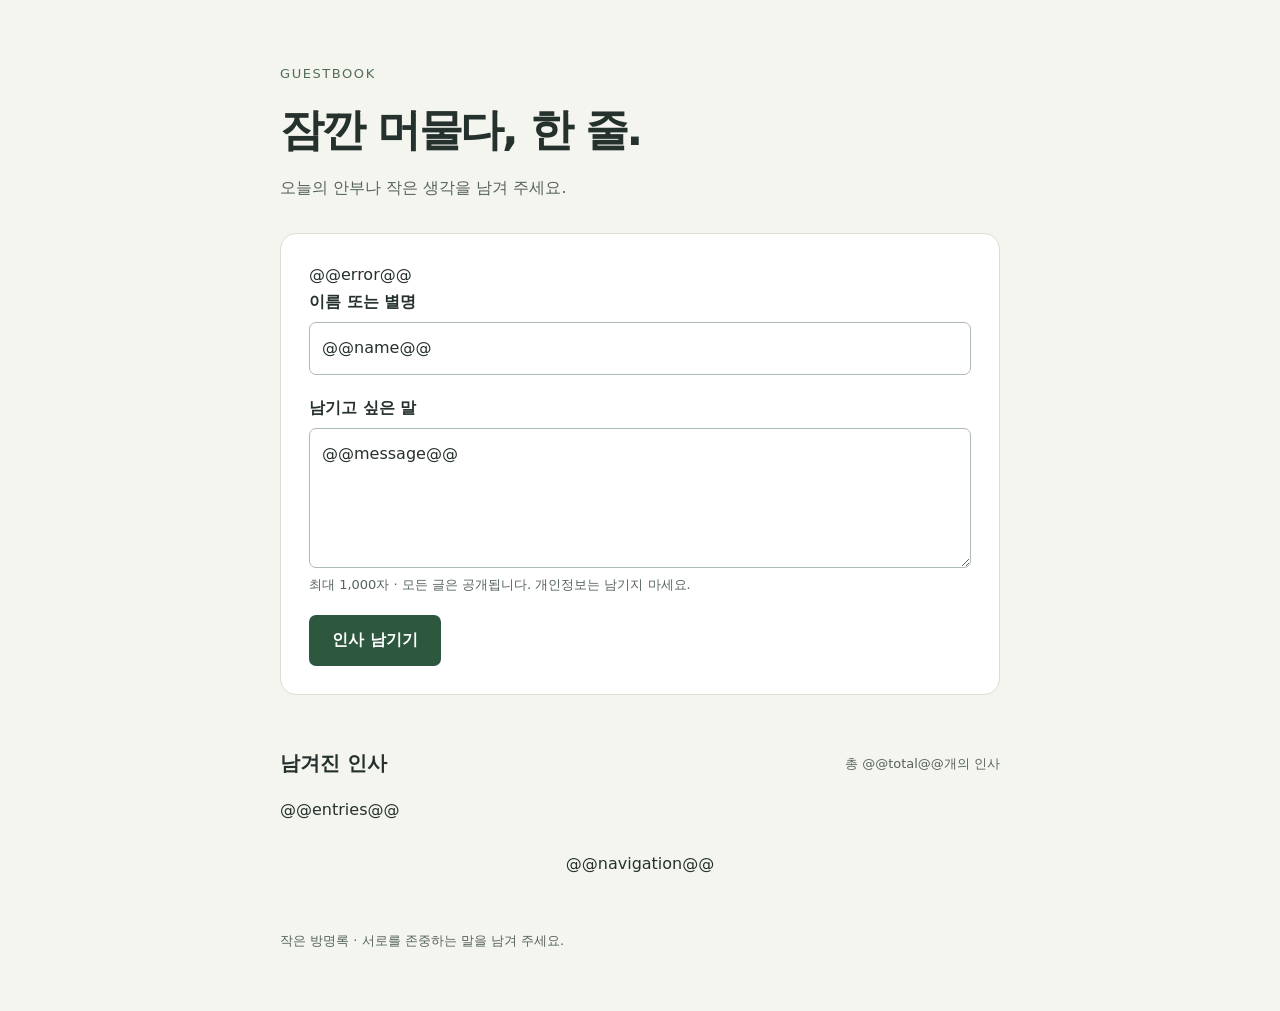
<file: day1-day8/templates/index.html>
<!doctype html>
<html lang="ko">
<head>
  <meta charset="utf-8">
  <meta name="viewport" content="width=device-width, initial-scale=1">
  <title>작은 방명록</title>
  <style>
    * { box-sizing: border-box; }
    body { margin: 0; color: #25312d; background: #f4f5ef; font: 16px/1.65 system-ui, sans-serif; }
    main { width: min(100% - 36px, 720px); margin: 60px auto; }
    .eyebrow { color: #526c5a; font-size: 13px; letter-spacing: .12em; }
    h1 { margin: 8px 0; font-size: clamp(32px, 7vw, 44px); letter-spacing: -.05em; }
    .intro { margin: 0 0 32px; color: #56645d; }
    form { padding: 28px; background: #fff; border: 1px solid #d8dfd4; border-radius: 16px; }
    label { display: block; margin: 0 0 7px; font-weight: 650; }
    input, textarea { display: block; width: 100%; padding: 12px; border: 1px solid #aebbb0; border-radius: 7px; font: inherit; background: #fff; color: inherit; }
    input { margin-bottom: 20px; }
    textarea { min-height: 140px; resize: vertical; }
    .hint { margin: 6px 0 20px; font-size: 13px; color: #56645d; }
    button { padding: 12px 23px; background: #2e5740; color: #fff; border: 0; border-radius: 7px; font: inherit; font-weight: 650; cursor: pointer; }
    button:hover { background: #21422f; }
    :focus-visible { outline: 3px solid #a16b17; outline-offset: 3px; }
    .error { padding: 12px; border: 1px solid #bb6262; border-radius: 7px; color: #8d2525; background: #fff3f1; }
    .section-heading { display: flex; justify-content: space-between; align-items: center; margin-top: 36px; }
    h2 { font-size: 20px; }
    .count, time { color: #56645d; font-size: 13px; }
    .entry { padding: 22px 0; border-bottom: 1px solid #d8dfd4; }
    .entry header { display: flex; justify-content: space-between; flex-wrap: wrap; gap: 4px 16px; }
    .entry strong { overflow-wrap: anywhere; }
    .message { white-space: pre-wrap; overflow-wrap: anywhere; margin: 12px 0 0; }
    .empty { padding: 30px 0; color: #56645d; }
    nav { display: flex; justify-content: center; gap: 24px; padding: 28px 0; }
    a { color: #2e5740; }
    footer { margin-top: 24px; color: #56645d; font-size: 13px; }
    @media (max-width: 480px) { main { margin-top: 32px; } form { padding: 20px; } }
  </style>
</head>
<body>
  <main>
    <header>
      <span class="eyebrow">GUESTBOOK</span>
      <h1>잠깐 머물다, 한 줄.</h1>
      <p class="intro">오늘의 안부나 작은 생각을 남겨 주세요.</p>
    </header>
    <form action="/entries" method="post" accept-charset="UTF-8">
      @@error@@
      <label for="name">이름 또는 별명</label>
      <input id="name" name="name" required maxlength="30" value="@@name@@" autocomplete="nickname" placeholder="어떤 이름으로 남길까요?">
      <label for="message">남기고 싶은 말</label>
      <textarea id="message" name="message" required maxlength="1000" aria-describedby="message-hint" placeholder="반가운 인사를 적어 주세요.">@@message@@</textarea>
      <p id="message-hint" class="hint">최대 1,000자 · 모든 글은 공개됩니다. 개인정보는 남기지 마세요.</p>
      <button type="submit">인사 남기기</button>
    </form>
    <section aria-labelledby="entries-heading">
      <div class="section-heading">
        <h2 id="entries-heading">남겨진 인사</h2>
        <span class="count">총 @@total@@개의 인사</span>
      </div>
      @@entries@@
      <nav aria-label="방명록 페이지">@@navigation@@</nav>
    </section>
    <footer>작은 방명록 · 서로를 존중하는 말을 남겨 주세요.</footer>
  </main>
</body>
</html>
</file>
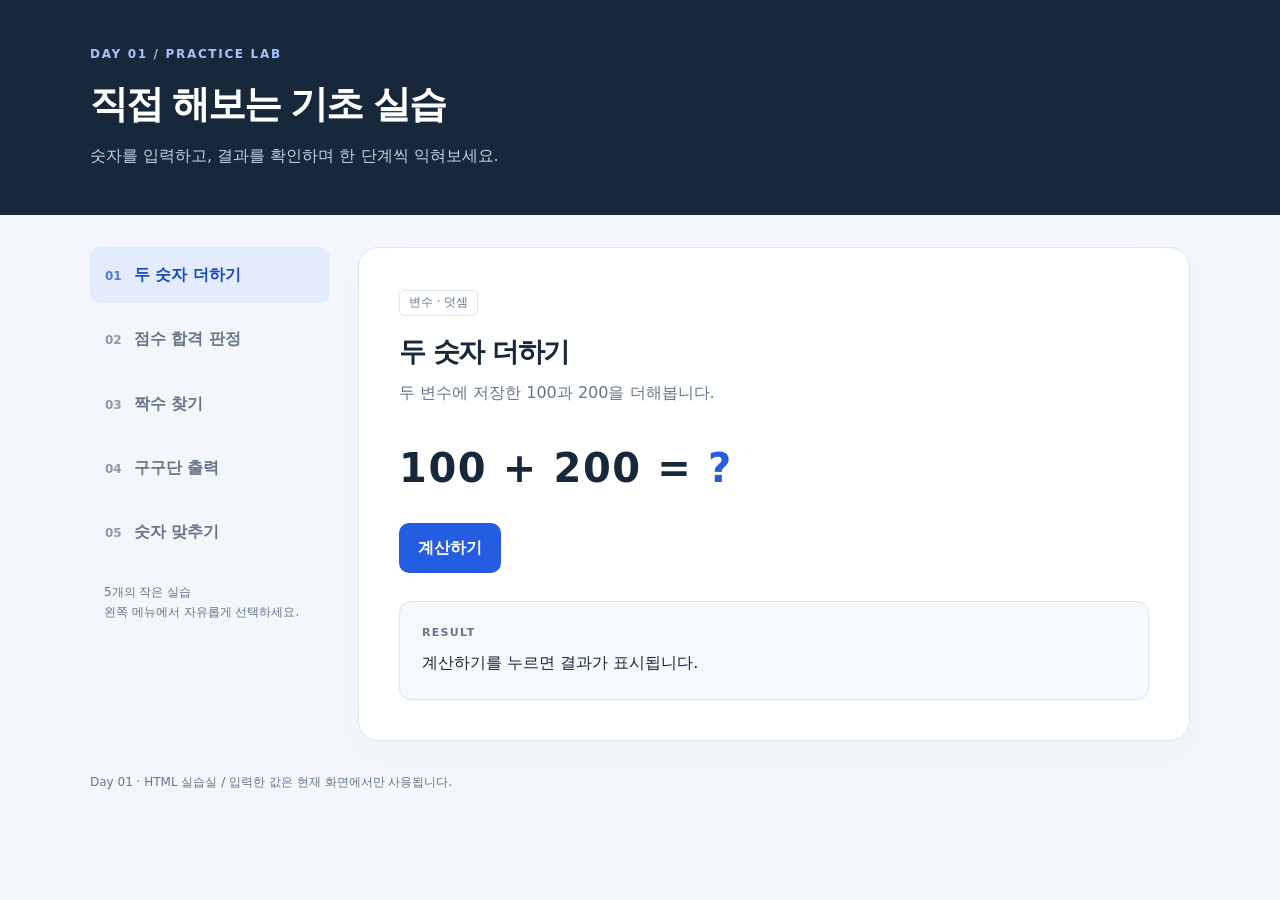
<file: day1/day1_app/index.html>
<!DOCTYPE html>
<html lang="ko">
<head>
  <meta charset="UTF-8">
  <meta name="viewport" content="width=device-width, initial-scale=1.0">
  <title>Day 01 · 파이썬 실습실</title>
  <style>
    :root { color-scheme: light; --ink: #18283b; --muted: #65758a; --blue: #245ce2; --line: #dce4ee; }
    * { box-sizing: border-box; }
    body { margin: 0; background: #f3f6fb; color: var(--ink); font-family: "Malgun Gothic", system-ui, sans-serif; line-height: 1.65; }
    header { background: #18283b; color: white; padding: 45px max(24px, calc((100vw - 1100px) / 2)); }
    .eyebrow { color: #a7c3ff; letter-spacing: .14em; font-size: 12px; font-weight: 700; }
    h1 { margin: 8px 0; font-size: clamp(27px, 4vw, 38px); letter-spacing: -.06em; }
    header p { margin: 0; color: #c5d0df; }
    .layout { max-width: 1148px; margin: 32px auto; padding: 0 24px; display: grid; grid-template-columns: 240px 1fr; gap: 28px; align-items: start; }
    nav { display: grid; gap: 8px; }
    button, input { font: inherit; }
    button { cursor: pointer; border-radius: 10px; border: 1px solid transparent; padding: 11px 18px; font-weight: 700; }
    nav button { text-align: left; background: transparent; color: var(--muted); padding: 14px; }
    nav button span { font-size: 12px; margin-right: 12px; opacity: .7; }
    nav button[aria-current="page"] { background: #e3ecff; color: #174abf; }
    nav button:hover { background: #e8eef7; }
    button:focus-visible, input:focus-visible { outline: 3px solid #779cff; outline-offset: 3px; }
    .side-note { font-size: 12px; color: var(--muted); padding: 10px 14px; }
    main { background: white; border: 1px solid var(--line); border-radius: 20px; padding: clamp(22px, 4vw, 40px); box-shadow: 0 12px 35px #18283b05; min-width: 0; }
    [hidden] { display: none !important; }
    .tag { display: inline-block; border: 1px solid var(--line); border-radius: 6px; padding: 2px 9px; font-size: 12px; color: var(--muted); }
    h2 { font-size: 27px; letter-spacing: -.05em; margin: 14px 0 6px; }
    .description { color: var(--muted); margin: 0 0 28px; }
    label { display: block; font-size: 14px; font-weight: 700; margin: 0 0 8px; }
    input { width: 100%; border: 1px solid #bcc9d9; border-radius: 9px; padding: 11px 13px; color: var(--ink); background: #fff; }
    .field { max-width: 320px; margin-bottom: 20px; }
    .numbers { display: grid; grid-template-columns: repeat(5, 1fr); gap: 10px; margin-bottom: 20px; }
    .primary { background: var(--blue); color: white; }
    .primary:hover { background: #194bc1; }
    .secondary { background: #fff; color: var(--muted); border-color: var(--line); }
    .actions { display: flex; gap: 10px; flex-wrap: wrap; }
    .result { margin-top: 28px; padding: 22px; background: #f5f8fd; border: 1px solid var(--line); border-radius: 12px; overflow-wrap: anywhere; }
    .result-label { display: block; color: var(--muted); font-size: 11px; letter-spacing: .12em; font-weight: 700; margin-bottom: 8px; }
    .result p { margin: 0; white-space: pre-line; }
    .result.success { background: #eef9f4; border-color: #a9d9c2; color: #176444; }
    .equation { font-size: clamp(28px, 5vw, 40px); font-weight: 800; margin: 22px 0; letter-spacing: .04em; }
    .equation span { color: var(--blue); }
    .table-wrap { overflow-x: auto; }
    table { width: 100%; border-collapse: collapse; text-align: center; white-space: nowrap; }
    th, td { padding: 12px; border-bottom: 1px solid var(--line); }
    th { color: var(--blue); }
    tbody tr:last-child td { border-bottom: 0; }
    .hint { color: var(--muted); font-size: 13px; margin: 14px 0 0; }
    footer { max-width: 1148px; margin: 0 auto 30px; padding: 0 24px; color: var(--muted); font-size: 12px; }
    @media (max-width: 720px) {
      header { padding: 28px 20px; }
      .layout { grid-template-columns: 1fr; margin-top: 20px; padding: 0 16px; gap: 16px; }
      nav { grid-template-columns: repeat(2, 1fr); gap: 4px; }
      nav button { padding: 11px; font-size: 13px; }
      .side-note { display: none; }
      .numbers { grid-template-columns: repeat(2, 1fr); }
    }
  </style>
</head>
<body>
  <header>
    <div class="eyebrow">DAY 01 / PRACTICE LAB</div>
    <h1>직접 해보는 기초 실습</h1>
    <p>숫자를 입력하고, 결과를 확인하며 한 단계씩 익혀보세요.</p>
  </header>
  <div class="layout">
    <aside>
      <nav aria-label="실습 선택">
        <button type="button" data-panel="addition" aria-current="page"><span>01</span>두 숫자 더하기</button>
        <button type="button" data-panel="score"><span>02</span>점수 합격 판정</button>
        <button type="button" data-panel="even"><span>03</span>짝수 찾기</button>
        <button type="button" data-panel="table"><span>04</span>구구단 출력</button>
        <button type="button" data-panel="game"><span>05</span>숫자 맞추기</button>
      </nav>
      <p class="side-note">5개의 작은 실습<br>왼쪽 메뉴에서 자유롭게 선택하세요.</p>
    </aside>
    <main>
      <section id="addition" aria-labelledby="addition-title">
        <span class="tag">변수 · 덧셈</span>
        <h2 id="addition-title">두 숫자 더하기</h2>
        <p class="description">두 변수에 저장한 100과 200을 더해봅니다.</p>
        <div class="equation">100 + 200 = <span>?</span></div>
        <button type="button" class="primary" id="add-button">계산하기</button>
        <div class="result" role="status"><span class="result-label">RESULT</span><p id="addition-result">계산하기를 누르면 결과가 표시됩니다.</p></div>
      </section>
      <section id="score" aria-labelledby="score-title" hidden>
        <span class="tag">입력 · 조건문</span>
        <h2 id="score-title">점수 합격 판정</h2>
        <p class="description">60점 이상이면 합격, 60점 미만이면 불합격입니다.</p>
        <form id="score-form">
          <div class="field"><label for="score-input">점수 (0~100)</label><input id="score-input" type="number" min="0" max="100" step="1" required placeholder="예: 75"></div>
          <button class="primary" type="submit">결과 확인</button>
        </form>
        <div class="result" role="status"><span class="result-label">RESULT</span><p id="score-result">점수를 입력해보세요.</p></div>
      </section>
      <section id="even" aria-labelledby="even-title" hidden>
        <span class="tag">리스트 · 반복문 · 나머지</span>
        <h2 id="even-title">다섯 숫자에서 짝수 찾기</h2>
        <p class="description">정수 5개를 입력하면 2로 나누어떨어지는 숫자를 찾아줍니다.</p>
        <form id="even-form">
          <div class="numbers">
            <div><label for="number-1">첫 번째</label><input id="number-1" type="number" step="1" required placeholder="1"></div>
            <div><label for="number-2">두 번째</label><input id="number-2" type="number" step="1" required placeholder="2"></div>
            <div><label for="number-3">세 번째</label><input id="number-3" type="number" step="1" required placeholder="3"></div>
            <div><label for="number-4">네 번째</label><input id="number-4" type="number" step="1" required placeholder="4"></div>
            <div><label for="number-5">다섯 번째</label><input id="number-5" type="number" step="1" required placeholder="5"></div>
          </div>
          <button class="primary" type="submit">짝수 찾기</button>
        </form>
        <div class="result" role="status"><span class="result-label">RESULT</span><p id="even-result">0과 음수도 입력할 수 있습니다.</p></div>
      </section>
      <section id="table" aria-labelledby="table-title" hidden>
        <span class="tag">중첩 반복문</span>
        <h2 id="table-title">구구단 출력</h2>
        <p class="description">기존 실습과 같이 2~4단을 각각 ×1~×4까지 출력합니다.</p>
        <button class="primary" type="button" id="table-button">구구단 보기</button>
        <div class="result" id="table-result" role="status"><span class="result-label">RESULT</span><p>구구단 보기를 눌러주세요.</p></div>
      </section>
      <section id="game" aria-labelledby="game-title" hidden>
        <span class="tag">난수 · 비교 · 반복</span>
        <h2 id="game-title">비밀 숫자를 맞혀보세요</h2>
        <p class="description">1부터 100까지의 숫자 중 하나를 골랐어요. 힌트를 보고 정답에 가까워져 보세요.</p>
        <form id="game-form">
          <div class="field"><label for="guess-input">예상 숫자 (1~100)</label><input id="guess-input" type="number" min="1" max="100" step="1" required placeholder="예: 50"></div>
          <div class="actions"><button class="primary" type="submit" id="guess-button">정답 확인</button><button class="secondary" type="button" id="reset-game">새 게임</button></div>
        </form>
        <p class="hint" id="game-count">시도 횟수: 0회</p>
        <div class="result" id="game-result-box" role="status"><span class="result-label">HINT</span><p id="game-result">첫 번째 숫자를 입력해보세요.</p></div>
      </section>
    </main>
  </div>
  <footer>Day 01 · HTML 실습실 / 입력한 값은 현재 화면에서만 사용됩니다.</footer>
  <script>
    'use strict';
    const get = (id) => document.getElementById(id);
    const menuButtons = document.querySelectorAll('[data-panel]');
    menuButtons.forEach((button) => {
      button.addEventListener('click', () => {
        menuButtons.forEach((item) => item.removeAttribute('aria-current'));
        button.setAttribute('aria-current', 'page');
        document.querySelectorAll('main section').forEach((section) => {
          section.hidden = section.id !== button.dataset.panel;
        });
      });
    });

    // HTML의 required / min / max / step 검사에 정밀도 검사를 더합니다.
    document.querySelectorAll('input[type="number"]').forEach((input) => {
      input.addEventListener('input', () => {
        input.setCustomValidity(input.value !== '' && !Number.isSafeInteger(input.valueAsNumber)
          ? '정확히 계산할 수 있는 범위의 정수를 입력해주세요.' : '');
      });
    });

    get('add-button').addEventListener('click', () => {
      const number1 = 100;
      const number2 = 200;
      get('addition-result').textContent = `number1 + number2 = ${number1 + number2}`;
      document.querySelector('.equation span').textContent = number1 + number2;
    });

    get('score-form').addEventListener('submit', (event) => {
      event.preventDefault();
      const score = get('score-input').valueAsNumber;
      get('score-result').textContent = `${score}점 · ${score >= 60 ? '합격' : '불합격'}`;
    });

    get('even-form').addEventListener('submit', (event) => {
      event.preventDefault();
      const numbers = Array.from({ length: 5 }, (_, i) => get(`number-${i + 1}`).valueAsNumber);
      const evenNumbers = numbers.filter((number) => number % 2 === 0);
      get('even-result').textContent = `입력한 리스트: [${numbers.join(', ')}]\n` +
        (evenNumbers.length ? `짝수: ${evenNumbers.join(', ')}` : '입력한 숫자에 짝수가 없습니다.');
    });

    get('table-button').addEventListener('click', () => {
      const table = document.createElement('table');
      table.innerHTML = '<caption>2~4단, ×1~×4</caption><thead><tr><th scope="col">2단</th><th scope="col">3단</th><th scope="col">4단</th></tr></thead>';
      const body = table.createTBody();
      for (let i = 1; i <= 4; i++) {
        const row = body.insertRow();
        for (let dan = 2; dan <= 4; dan++) {
          row.insertCell().textContent = `${dan} × ${i} = ${dan * i}`;
        }
      }
      const wrapper = document.createElement('div');
      wrapper.className = 'table-wrap';
      wrapper.append(table);
      get('table-result').replaceChildren(wrapper);
    });

    let secretNumber;
    let attempts;
    let gameFinished;
    function resetGame() {
      secretNumber = Math.floor(Math.random() * 100) + 1;
      attempts = 0;
      gameFinished = false;
      get('game-form').reset();
      get('guess-input').setCustomValidity('');
      get('guess-input').disabled = false;
      get('guess-button').disabled = false;
      get('game-count').textContent = '시도 횟수: 0회';
      get('game-result').textContent = '첫 번째 숫자를 입력해보세요.';
      get('game-result-box').classList.remove('success');
    }
    get('game-form').addEventListener('submit', (event) => {
      event.preventDefault();
      if (gameFinished) return;
      const guess = get('guess-input').valueAsNumber;
      attempts++;
      get('game-count').textContent = `시도 횟수: ${attempts}회`;
      if (guess === secretNumber) {
        get('game-result').textContent = `정답입니다! 비밀 숫자는 ${secretNumber}입니다.\n${attempts}번 만에 맞혔어요. 새 게임으로 다시 도전하세요.`;
        get('game-result-box').classList.add('success');
        gameFinished = true;
        get('guess-input').disabled = true;
        get('guess-button').disabled = true;
        get('reset-game').focus();
      } else {
        get('game-result').textContent = guess > secretNumber
          ? `${guess}보다 더 작은 숫자를 입력하세요.`
          : `${guess}보다 더 큰 숫자를 입력하세요.`;
        get('guess-input').select();
      }
    });
    get('reset-game').addEventListener('click', () => {
      resetGame();
      get('guess-input').focus();
    });
    resetGame();
  </script>
</body>
</html>
</file>
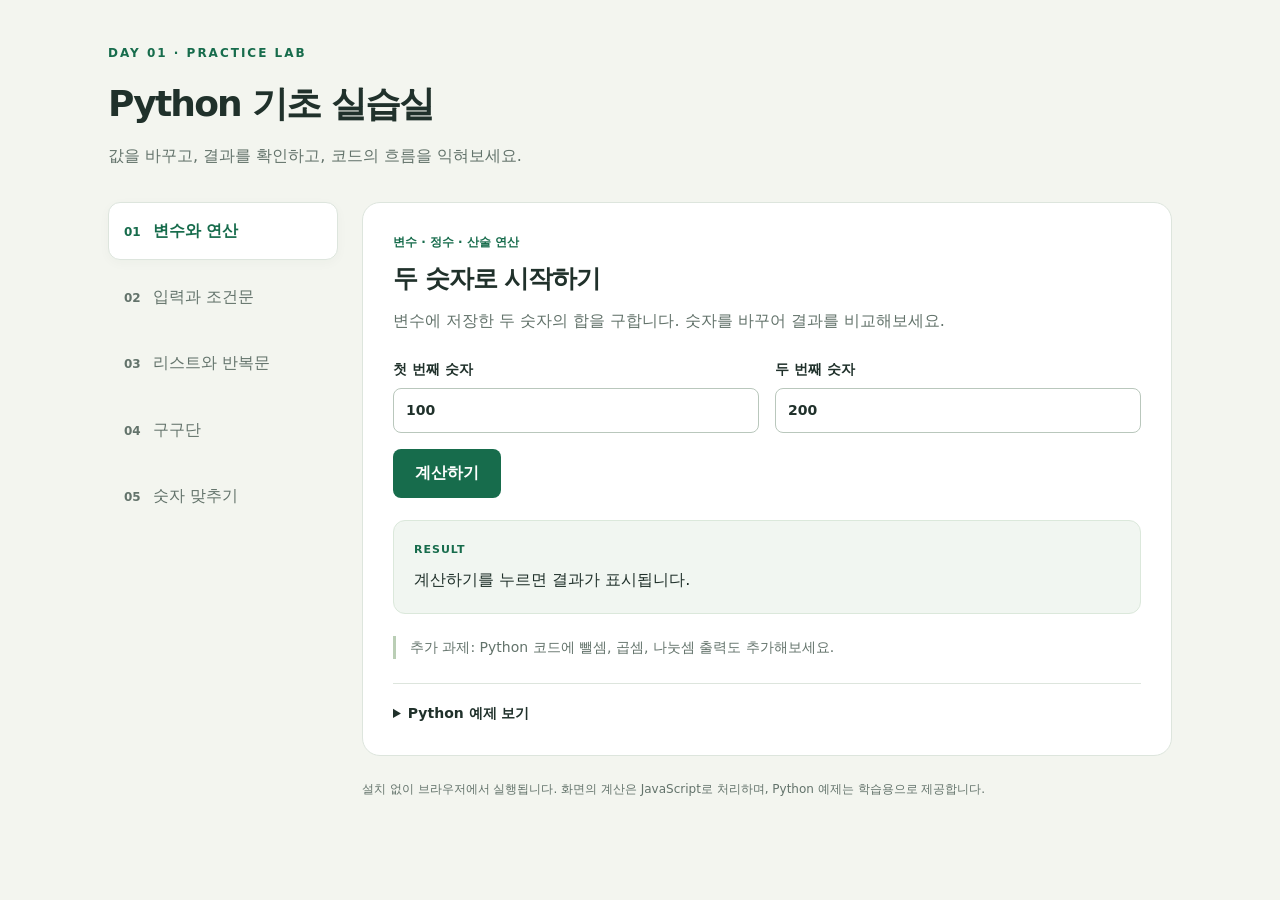
<file: day1/day1_modules/web/index.html>
<!doctype html>
<html lang="ko">
<head>
  <meta charset="utf-8">
  <meta name="viewport" content="width=device-width, initial-scale=1">
  <title>Python 기초 실습실</title>
  <style>
    :root{color-scheme:light;--ink:#20312b;--muted:#63736b;--green:#176c4c;--line:#dde5dd;--paper:#fff;--bg:#f3f5ef}
    *{box-sizing:border-box}body{margin:0;background:var(--bg);color:var(--ink);font-family:"Malgun Gothic",system-ui,sans-serif;line-height:1.65}
    .wrap{max-width:1120px;margin:auto;padding:44px 28px}header{margin-bottom:32px}.eyebrow{color:var(--green);font-size:12px;font-weight:800;letter-spacing:2px}h1{font-size:36px;letter-spacing:-1.8px;margin:10px 0}header p{color:var(--muted);margin:0}
    .layout{display:grid;grid-template-columns:230px 1fr;gap:24px}nav{display:flex;flex-direction:column;gap:8px}button,input,select{font:inherit}button{cursor:pointer}nav button{text-align:left;border:1px solid transparent;border-radius:12px;padding:15px;background:transparent;color:var(--muted)}nav button[aria-pressed="true"]{background:var(--paper);border-color:var(--line);color:var(--green);font-weight:700;box-shadow:0 3px 12px #20312b08}nav span{display:inline-block;margin-right:12px;font-size:12px;font-weight:700}
    main{min-width:0}.card{background:var(--paper);border:1px solid var(--line);border-radius:18px;padding:30px}h2{font-size:25px;letter-spacing:-1px;margin:6px 0 8px}.intro{color:var(--muted);margin:0 0 24px}.tag{color:var(--green);font-size:12px;font-weight:700}form{margin:22px 0}.fields{display:flex;gap:16px;flex-wrap:wrap}label{display:block;font-size:14px;font-weight:700;flex:1;min-width:100px}input,select{display:block;width:100%;margin-top:7px;padding:10px 12px;border:1px solid #b9c7bc;border-radius:8px;background:#fff;color:var(--ink)}input:focus,select:focus,button:focus-visible,summary:focus-visible{outline:3px solid #9fd8be;outline-offset:3px}.action{margin-top:16px;background:var(--green);color:#fff;border:0;border-radius:8px;padding:11px 22px;font-weight:700}.secondary{background:#eaf0e9;color:var(--ink);margin-left:8px}button:disabled{opacity:.5;cursor:default}.result{margin-top:22px;background:#f1f6f1;border:1px solid #dbe8db;border-radius:12px;padding:20px;white-space:pre-wrap;overflow-wrap:anywhere;font-size:16px;min-height:80px}.result-title{font-size:11px;letter-spacing:1px;color:var(--green);font-weight:800;margin-bottom:8px}.error{color:#a02e2e}.task{font-size:14px;margin:22px 0;color:var(--muted);border-left:3px solid #baceb5;padding-left:14px}details{border-top:1px solid var(--line);padding-top:18px;margin-top:24px}summary{cursor:pointer;font-size:14px;font-weight:700}pre{background:#20312b;color:#e8f3e9;padding:20px;border-radius:10px;overflow:auto;line-height:1.7;font-size:13px}footer{font-size:12px;color:var(--muted);margin-top:24px}.table-wrap{overflow:auto}table{border-collapse:collapse;width:100%;font-size:13px;white-space:nowrap}td,th{padding:9px;border-bottom:1px solid #d5e3d5;text-align:left}th{color:var(--green)}.history{padding-left:24px;color:var(--muted);font-size:14px}.history:empty{display:none}[hidden]{display:none!important}
    @media(max-width:760px){.wrap{padding:24px 16px}h1{font-size:29px}.layout{grid-template-columns:1fr}nav{flex-direction:row;overflow:auto}nav button{white-space:nowrap;padding:10px}nav span{margin-right:6px}.card{padding:22px}.fields.five label{flex:1 1 70px}.secondary{margin-left:0;margin-right:8px}h2{font-size:23px}}
  </style>
</head>
<body>
<div class="wrap">
  <header><div class="eyebrow">DAY 01 · PRACTICE LAB</div><h1>Python 기초 실습실</h1><p>값을 바꾸고, 결과를 확인하고, 코드의 흐름을 익혀보세요.</p></header>
  <div class="layout">
    <nav aria-label="실습 선택">
      <button type="button" data-page="variables" aria-pressed="true" aria-controls="variables"><span>01</span>변수와 연산</button>
      <button type="button" data-page="conditions" aria-pressed="false" aria-controls="conditions"><span>02</span>입력과 조건문</button>
      <button type="button" data-page="lists" aria-pressed="false" aria-controls="lists"><span>03</span>리스트와 반복문</button>
      <button type="button" data-page="multiplication" aria-pressed="false" aria-controls="multiplication"><span>04</span>구구단</button>
      <button type="button" data-page="game" aria-pressed="false" aria-controls="game"><span>05</span>숫자 맞추기</button>
    </nav>
    <main>
      <section class="card" id="variables" aria-labelledby="title-1">
        <div class="tag">변수 · 정수 · 산술 연산</div><h2 id="title-1">두 숫자로 시작하기</h2><p class="intro">변수에 저장한 두 숫자의 합을 구합니다. 숫자를 바꾸어 결과를 비교해보세요.</p>
        <form id="variables-form"><div class="fields"><label>첫 번째 숫자<input id="number1" type="number" step="1" value="100" required></label><label>두 번째 숫자<input id="number2" type="number" step="1" value="200" required></label></div><button class="action">계산하기</button></form>
        <div class="result" aria-live="polite"><div class="result-title">RESULT</div><div id="variables-result">계산하기를 누르면 결과가 표시됩니다.</div></div>
        <p class="task">추가 과제: Python 코드에 뺄셈, 곱셈, 나눗셈 출력도 추가해보세요.</p>
        <details><summary>Python 예제 보기</summary><pre><code>number1 = 100
number2 = 200
print("number1 + number2 =", number1 + number2)</code></pre></details>
      </section>
      <section class="card" id="conditions" hidden aria-labelledby="title-2">
        <div class="tag">입력 · 비교 연산 · if / else</div><h2 id="title-2">합격 기준은 60점</h2><p class="intro">점수가 60점 이상이면 합격입니다. 59, 60, 61을 차례로 넣어보세요.</p>
        <form id="conditions-form"><label>점수 (0~100)<input id="score" type="number" min="0" max="100" step="1" value="60" required></label><button class="action">합격 여부 확인</button></form>
        <div class="result" aria-live="polite"><div class="result-title">RESULT</div><div id="conditions-result">점수를 입력하고 결과를 확인하세요.</div></div>
        <p class="task">추가 과제: Python 코드에서도 0~100 범위만 입력받도록 수정해보세요.</p>
        <details><summary>Python 예제 보기</summary><pre><code>score = int(input("점수를 입력하세요: "))
if score &gt;= 60:
    print("합격")
else:
    print("불합격")</code></pre></details>
      </section>
      <section class="card" id="lists" hidden aria-labelledby="title-3">
        <div class="tag">리스트 · for · 나머지 연산 %</div><h2 id="title-3">리스트에서 짝수 찾기</h2><p class="intro">정수 5개를 모아 리스트를 만들고, 2로 나눈 나머지가 0인 숫자를 찾습니다.</p>
        <form id="lists-form"><div class="fields five">
          <label>숫자 1<input name="list-number" type="number" step="1" value="1" required></label><label>숫자 2<input name="list-number" type="number" step="1" value="2" required></label><label>숫자 3<input name="list-number" type="number" step="1" value="3" required></label><label>숫자 4<input name="list-number" type="number" step="1" value="4" required></label><label>숫자 5<input name="list-number" type="number" step="1" value="5" required></label>
        </div><button class="action">짝수 찾기</button></form>
        <div class="result" aria-live="polite"><div class="result-title">RESULT</div><div id="lists-result">입력한 리스트와 짝수가 여기에 표시됩니다.</div></div>
        <p class="task">추가 과제: 홀수만 출력하도록 조건을 바꾸고 짝수의 개수도 구해보세요.</p>
        <details><summary>Python 예제 보기</summary><pre><code>scores = []
for i in range(5):
    score = int(input(f"{i + 1}번째 숫자: "))
    scores.append(score)

for number in scores:
    if number % 2 == 0:
        print(number)</code></pre></details>
      </section>
      <section class="card" id="multiplication" hidden aria-labelledby="title-4">
        <div class="tag">중첩 for · range · 출력 순서</div><h2 id="title-4">반복문으로 만드는 구구단</h2><p class="intro">두 반복문을 겹쳐 구구단을 만듭니다. 원래 예제의 두 출력 방식을 비교해보세요.</p>
        <form id="multiplication-form"><label>출력 방식<select id="table-mode"><option value="short">연습 A · 2~4단 × 1~4</option><option value="full">연습 B · 2~9단 × 1~9</option></select></label><button class="action">구구단 출력</button></form>
        <div class="result" aria-live="polite"><div class="result-title">RESULT</div><div id="multiplication-result">출력 방식을 선택하고 구구단을 만들어보세요.</div></div>
        <p class="task">추가 과제: Python에서 원하는 단을 입력받아 1~9까지 출력하세요. range(a, b)는 a부터 b−1까지 생성합니다.</p>
        <details><summary>Python 예제 보기</summary><pre><code># 연습 A: 한 행에 같은 단을 출력
for dan in range(2, 5):
    for i in range(1, 5):
        print(f"{dan} x {i} = {dan * i}", end="\t")
    print()

# 연습 B: 한 행에 2~9단을 출력
for multiplier in range(1, 10):
    for dan in range(2, 10):
        print(f"{dan} x {multiplier} = {dan * multiplier}", end="\t")
    print()</code></pre></details>
      </section>
      <section class="card" id="game" hidden aria-labelledby="title-5">
        <div class="tag">난수 · 반복 · 조건 분기</div><h2 id="title-5">숨겨진 숫자를 찾아보세요</h2><p class="intro">1~100 사이의 정수를 골랐습니다. 힌트를 읽고 다음 숫자를 입력하세요.</p>
        <form id="game-form"><label>예상 숫자 (1~100)<input id="guess" type="number" min="1" max="100" step="1" required autocomplete="off"></label><button id="guess-button" class="action">정답 확인</button><button id="restart" class="action secondary" type="button">새 게임</button></form>
        <div class="result" aria-live="polite"><div class="result-title">RESULT</div><div id="game-result">첫 번째 숫자를 입력하세요. 시도 횟수: 0</div></div>
        <ol id="history" class="history" aria-label="시도 기록"></ol>
        <p class="task">추가 과제: Python 게임의 시도를 7번으로 제한하고, 실패하면 정답을 공개해보세요.</p>
        <details><summary>Python 예제 보기</summary><pre><code>import random

answer = random.randint(1, 100)
count = 0
while True:
    guess = int(input("1~100: "))
    if not 1 &lt;= guess &lt;= 100:
        continue
    count += 1
    if guess &gt; answer:
        print("정답보다 큽니다.")
    elif guess &lt; answer:
        print("정답보다 작습니다.")
    else:
        print(f"정답! 총 시도 횟수: {count}")
        break</code></pre></details>
      </section>
      <footer>설치 없이 브라우저에서 실행됩니다. 화면의 계산은 JavaScript로 처리하며, Python 예제는 학습용으로 제공합니다.</footer>
    </main>
  </div>
</div>
<script>
  'use strict';
  const byId = id => document.getElementById(id);
  function showResult(id, text, error = false) {
    const output = byId(id);
    output.textContent = text;
    output.classList.toggle('error', error);
  }
  function integer(input) {
    if (input.value.trim() === '') throw new Error('모든 칸에 정수를 입력하세요.');
    const value = Number(input.value);
    if (!Number.isSafeInteger(value)) throw new Error('정확하게 계산할 수 있는 범위의 정수를 입력하세요.');
    return value;
  }
  function onSubmit(id, output, callback) {
    byId(id).addEventListener('submit', event => {
      event.preventDefault();
      try { callback(); } catch (error) { showResult(output, error.message, true); }
    });
  }
  document.querySelectorAll('[data-page]').forEach(button => {
    button.addEventListener('click', () => {
      document.querySelectorAll('[data-page]').forEach(item => item.setAttribute('aria-pressed', String(item === button)));
      document.querySelectorAll('main > section').forEach(section => { section.hidden = section.id !== button.dataset.page; });
    });
  });
  onSubmit('variables-form', 'variables-result', () => {
    const a = integer(byId('number1')), b = integer(byId('number2'));
    if (!Number.isSafeInteger(a + b)) throw new Error('합이 너무 큽니다. 더 작은 정수를 입력하세요.');
    showResult('variables-result', `${a} + ${b} = ${a + b}`);
  });
  onSubmit('conditions-form', 'conditions-result', () => {
    const score = integer(byId('score'));
    if (score < 0 || score > 100) throw new Error('0~100 사이의 점수를 입력하세요.');
    showResult('conditions-result', `${score}점 → ${score >= 60 ? '합격' : '불합격'}\n조건 score >= 60: ${score >= 60 ? 'True' : 'False'}`);
  });
  onSubmit('lists-form', 'lists-result', () => {
    const values = Array.from(document.querySelectorAll('[name="list-number"]'), integer);
    const evens = values.filter(value => value % 2 === 0);
    showResult('lists-result', `입력 리스트: [${values.join(', ')}]\n짝수: ${evens.length ? evens.join(', ') : '없음'}\n짝수 개수: ${evens.length}`);
  });
  onSubmit('multiplication-form', 'multiplication-result', () => {
    const full = byId('table-mode').value === 'full';
    const table = document.createElement('table');
    const caption = document.createElement('caption');
    caption.textContent = full ? '2~9단 전체 구구단' : '2~4단, 각 단의 1~4배';
    table.append(caption);
    for (let row = 1; row <= (full ? 9 : 3); row++) {
      const tr = document.createElement('tr');
      for (let col = 1; col <= (full ? 8 : 4); col++) {
        const dan = full ? col + 1 : row + 1;
        const multiplier = full ? row : col;
        const td = document.createElement('td');
        td.textContent = `${dan} × ${multiplier} = ${dan * multiplier}`;
        tr.append(td);
      }
      table.append(tr);
    }
    const wrap = document.createElement('div');
    wrap.className = 'table-wrap';
    wrap.append(table);
    byId('multiplication-result').replaceChildren(wrap);
  });
  let answer = Math.floor(Math.random() * 100) + 1;
  let attempts = 0, finished = false;
  onSubmit('game-form', 'game-result', () => {
    if (finished) return;
    const guess = integer(byId('guess'));
    if (guess < 1 || guess > 100) throw new Error('1~100 사이의 정수를 입력하세요.');
    attempts++;
    const hint = guess === answer ? '정답입니다!' : guess > answer ? '정답보다 큽니다. 더 작은 수를 입력하세요.' : '정답보다 작습니다. 더 큰 수를 입력하세요.';
    showResult('game-result', `${hint}\n시도 횟수: ${attempts}`);
    const item = document.createElement('li');
    item.textContent = `${guess} → ${guess === answer ? '정답' : guess > answer ? '큼' : '작음'}`;
    byId('history').append(item);
    if (guess === answer) {
      finished = true;
      byId('guess-button').disabled = true;
      byId('guess').disabled = true;
    } else { byId('guess').select(); }
  });
  byId('restart').addEventListener('click', () => {
    answer = Math.floor(Math.random() * 100) + 1;
    attempts = 0; finished = false;
    byId('game-form').reset();
    byId('guess-button').disabled = false;
    byId('guess').disabled = false;
    byId('history').replaceChildren();
    showResult('game-result', '새 숫자를 골랐습니다. 시도 횟수: 0');
    byId('guess').focus();
  });
</script>
</body>
</html>
</file>
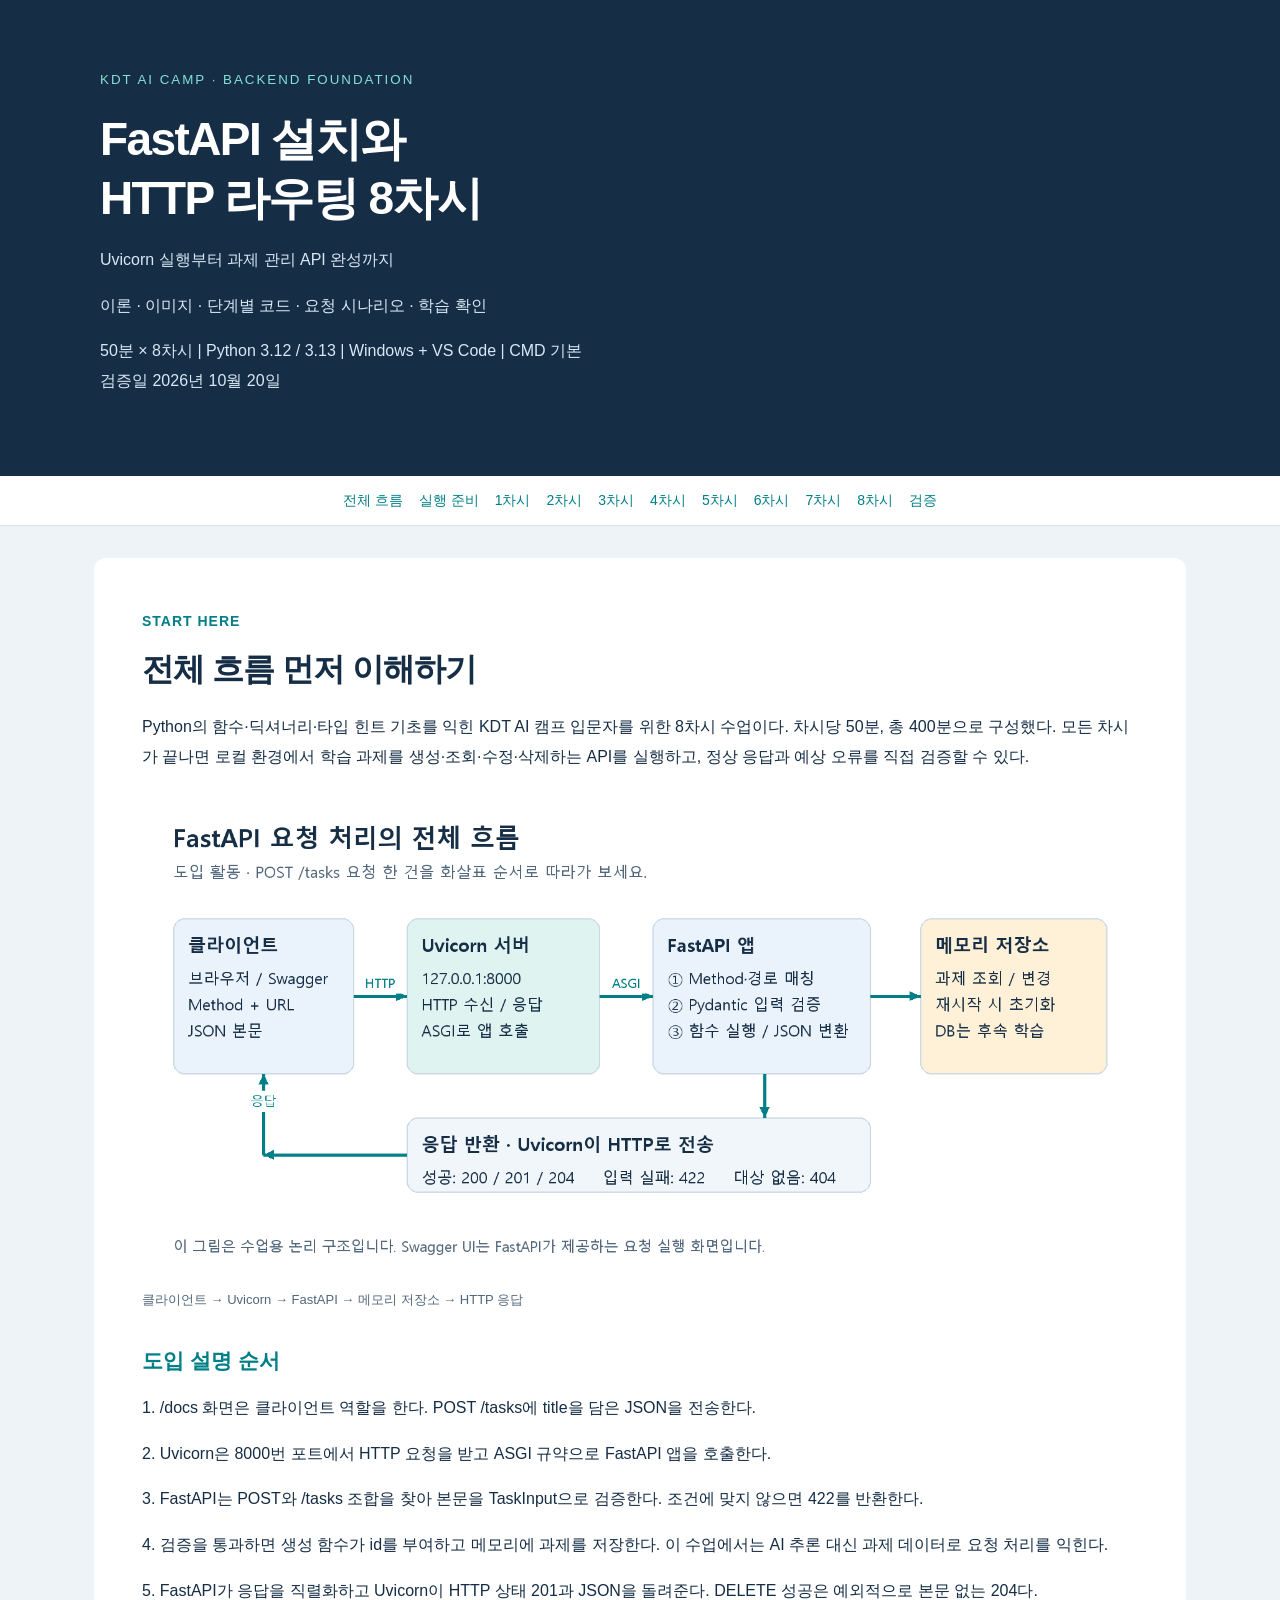
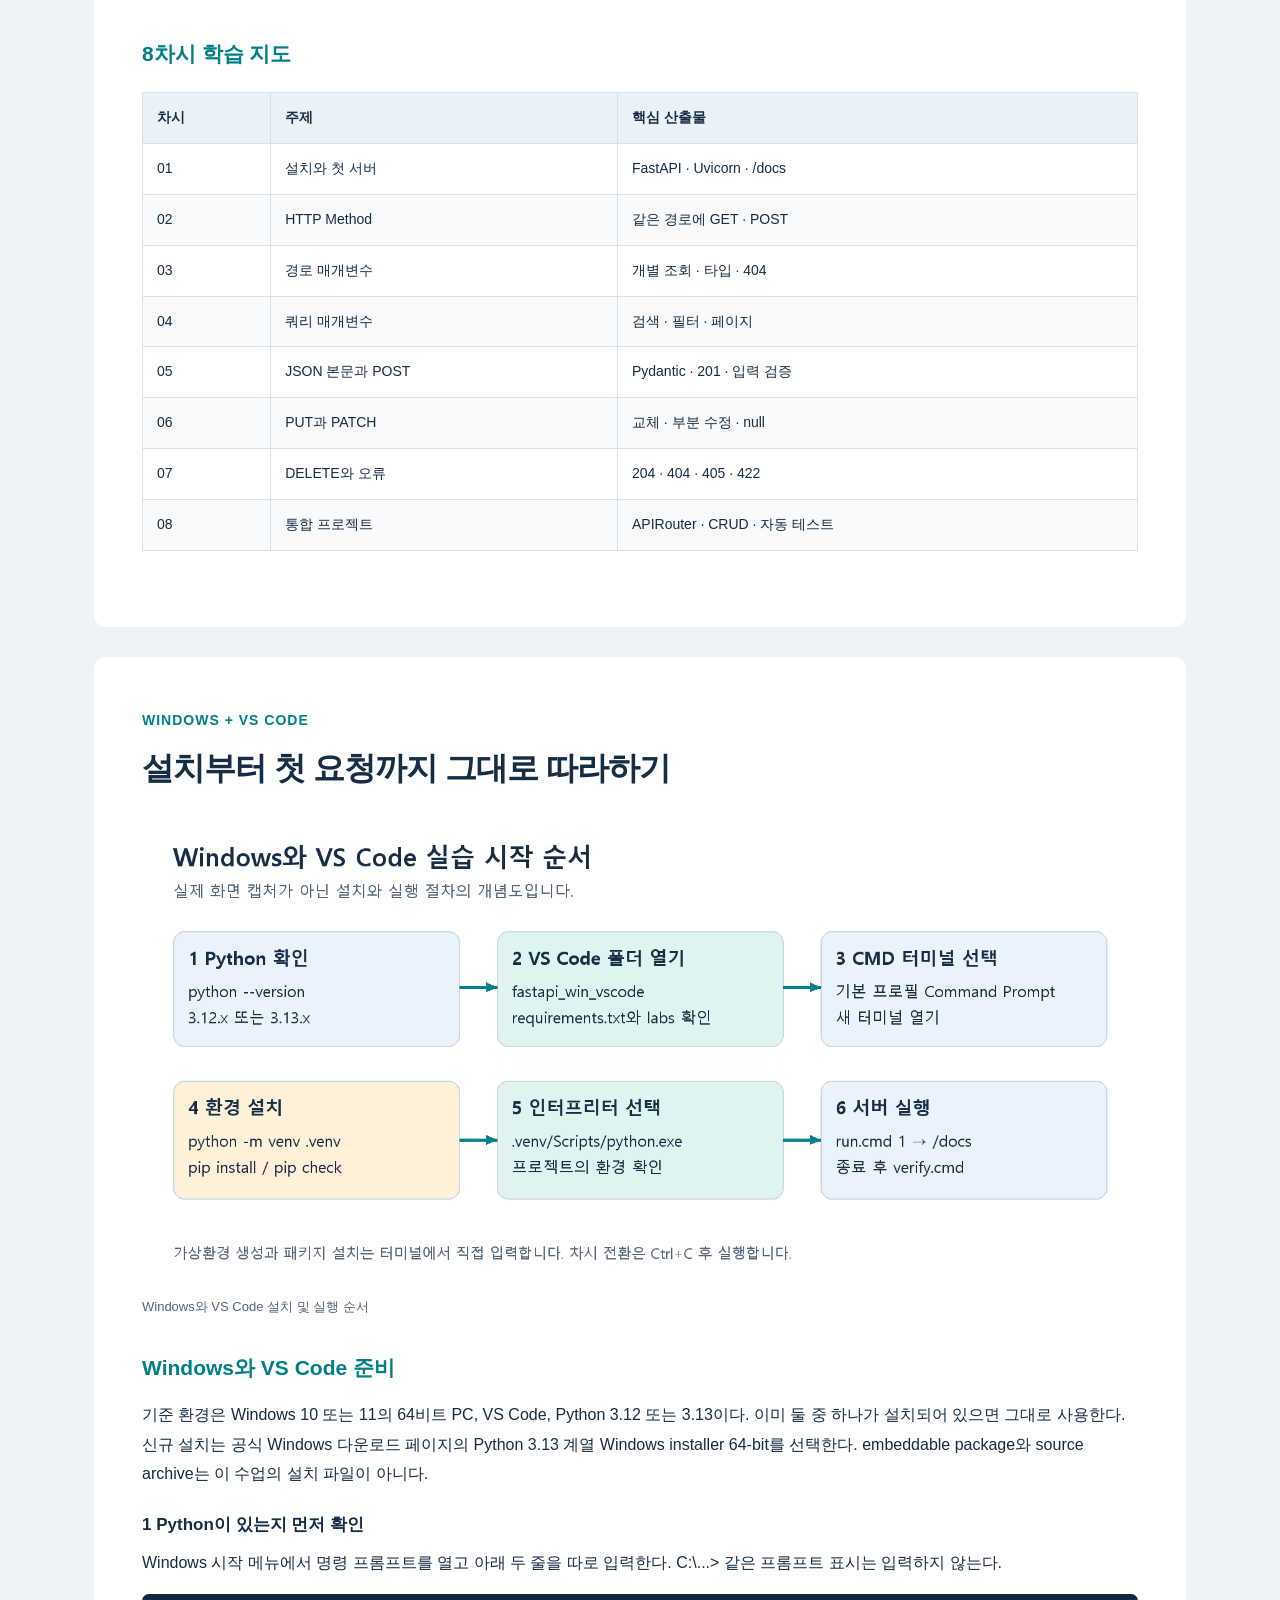
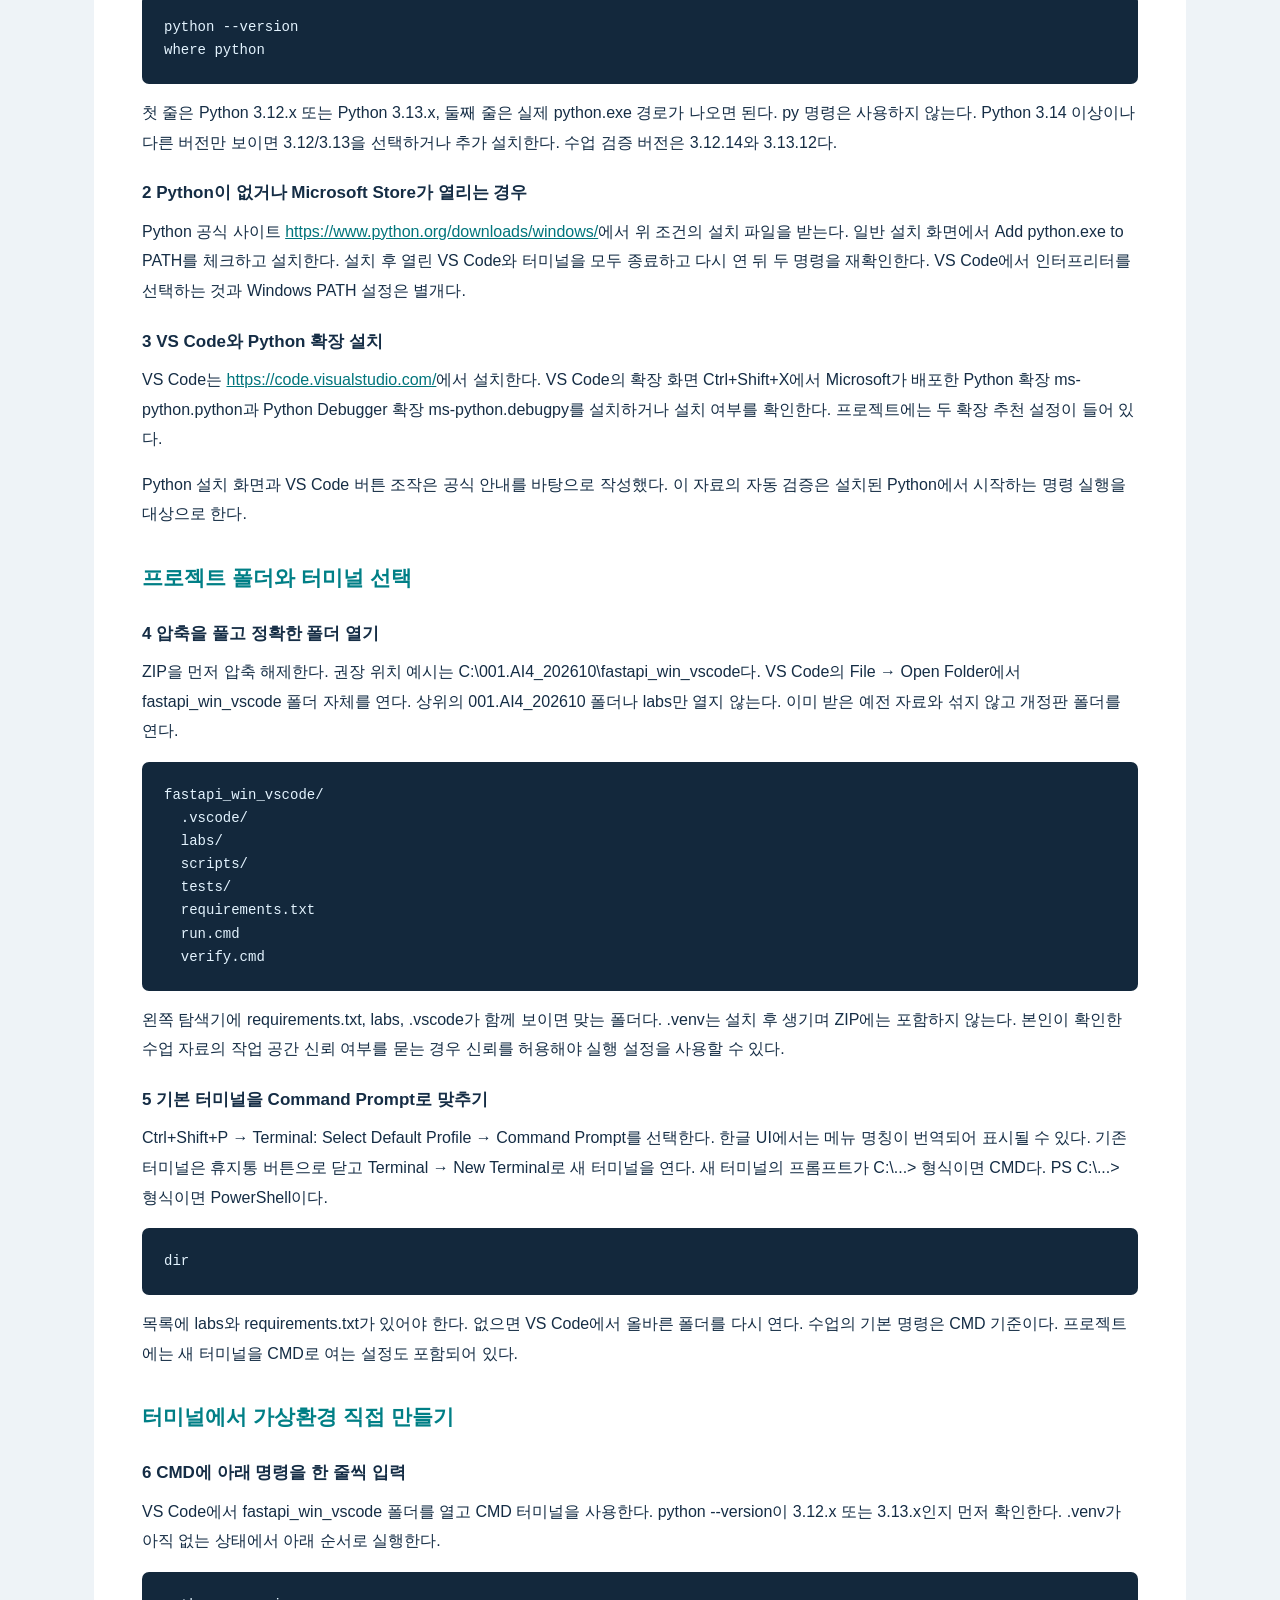
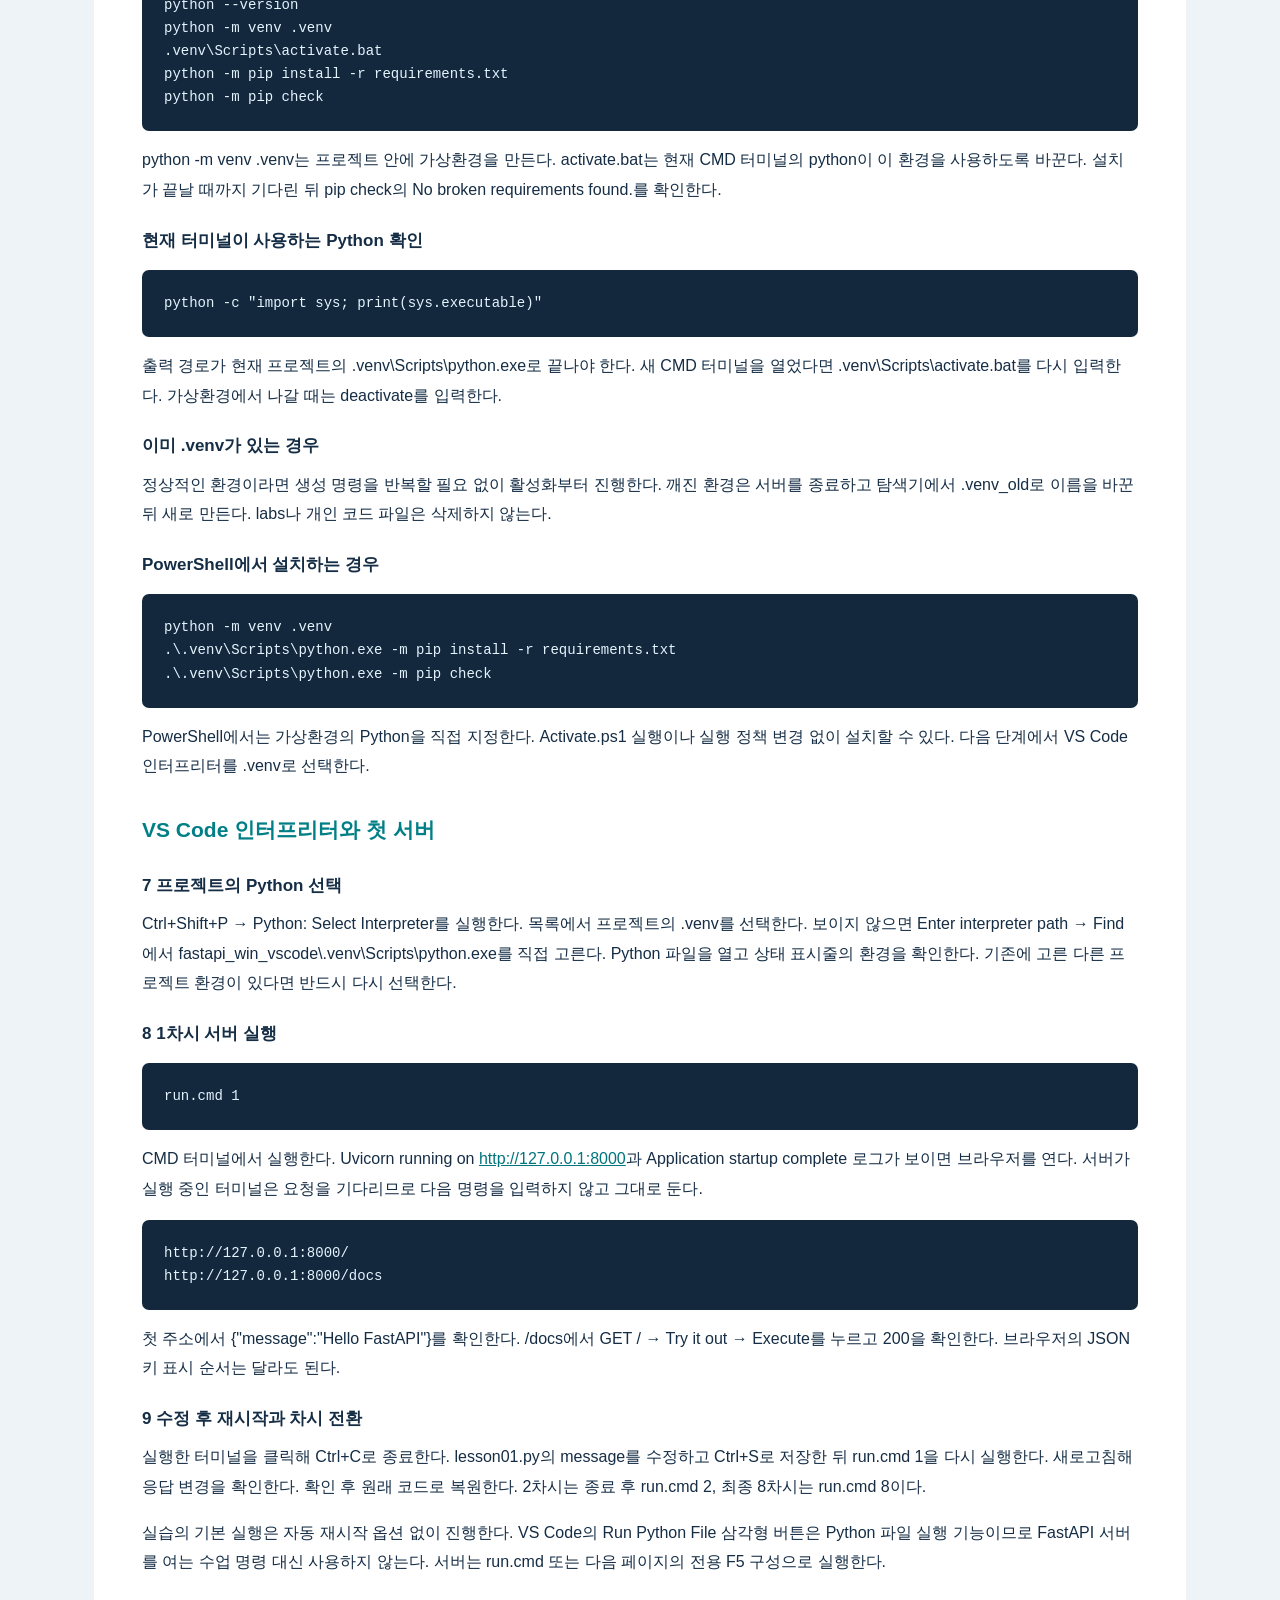
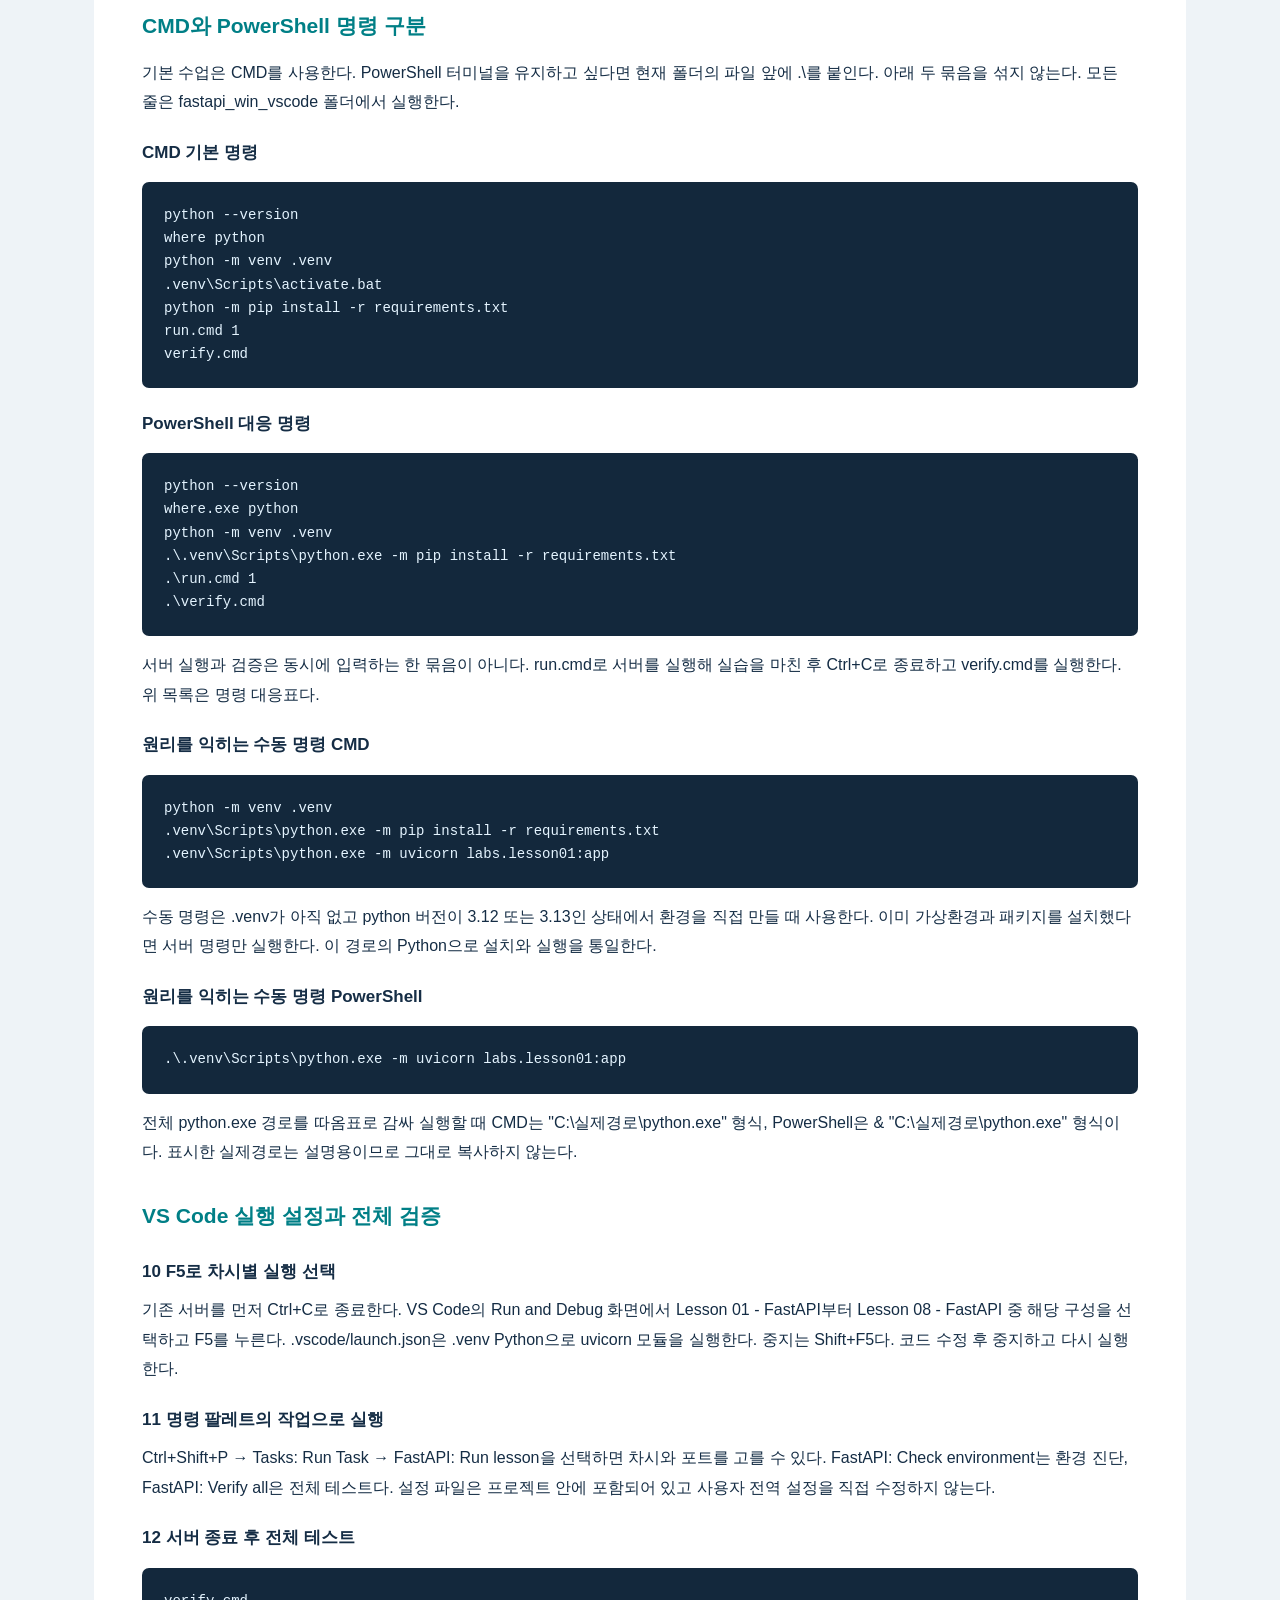
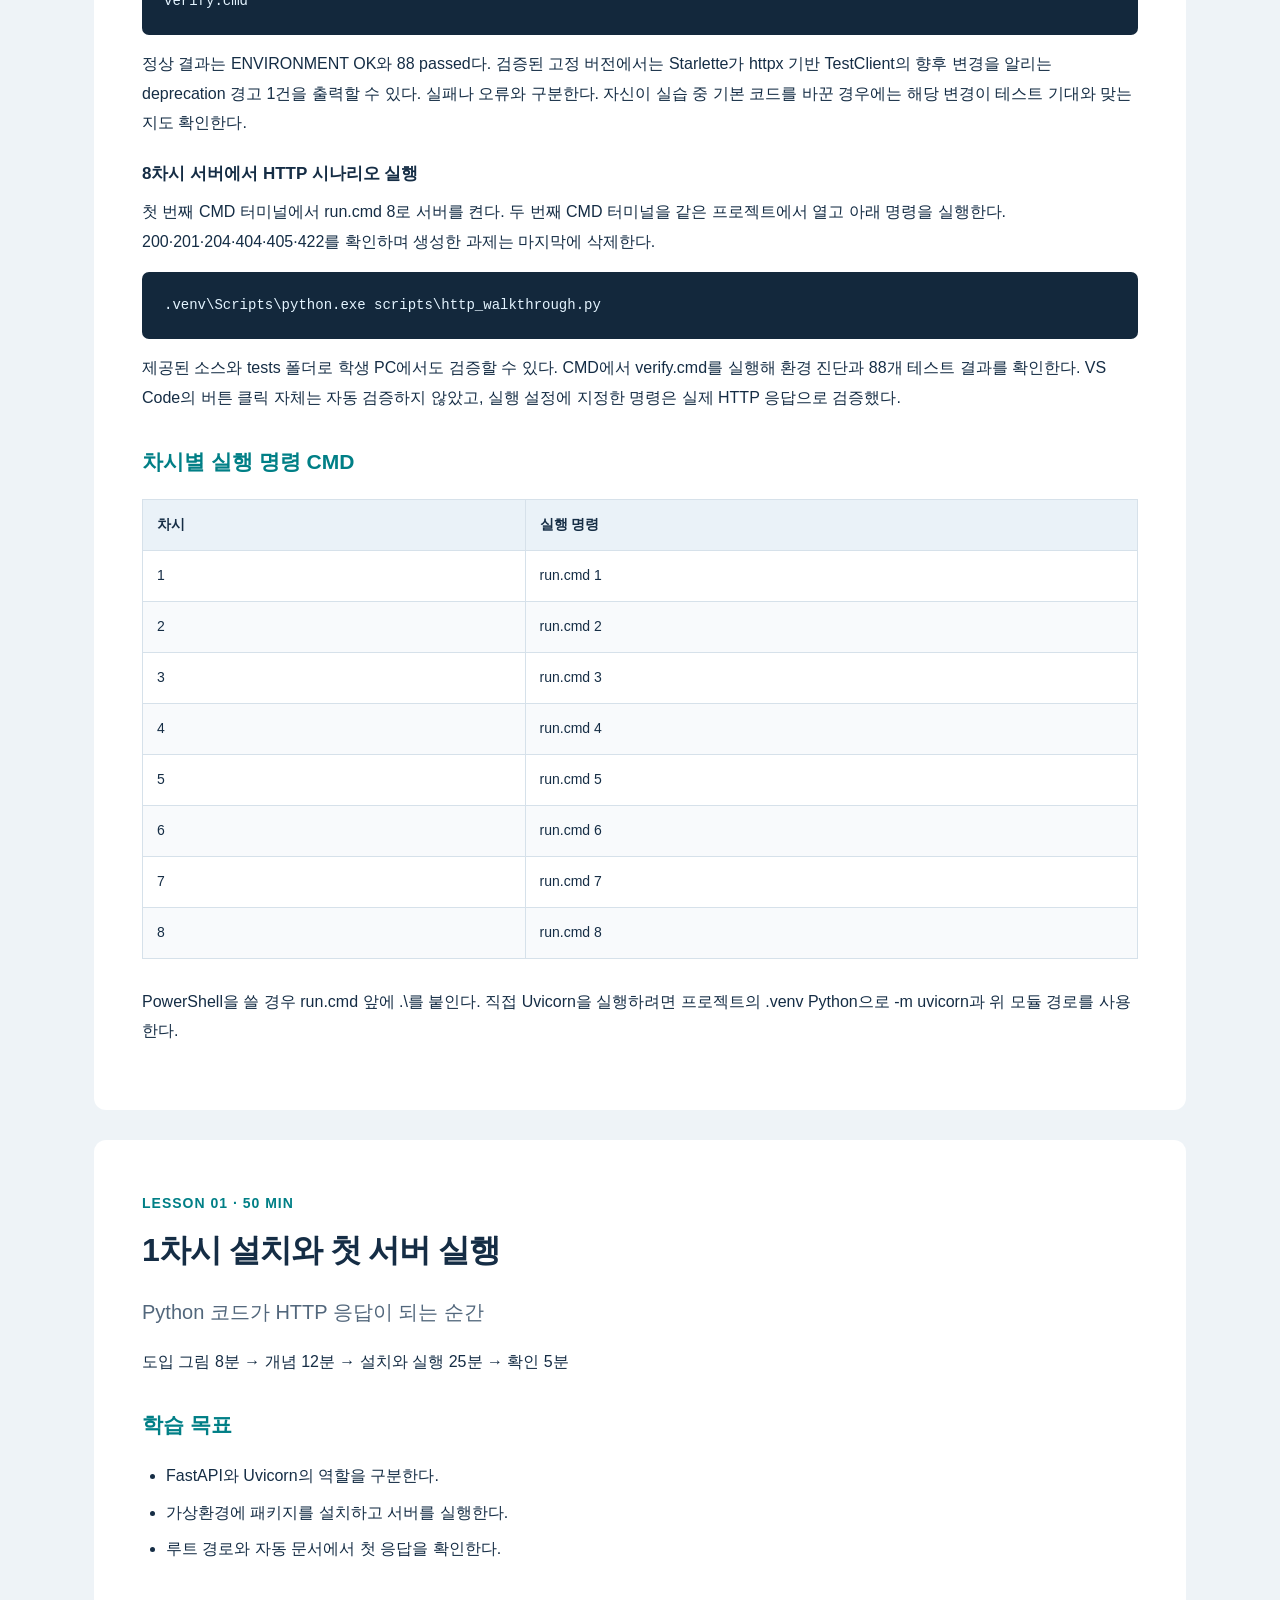
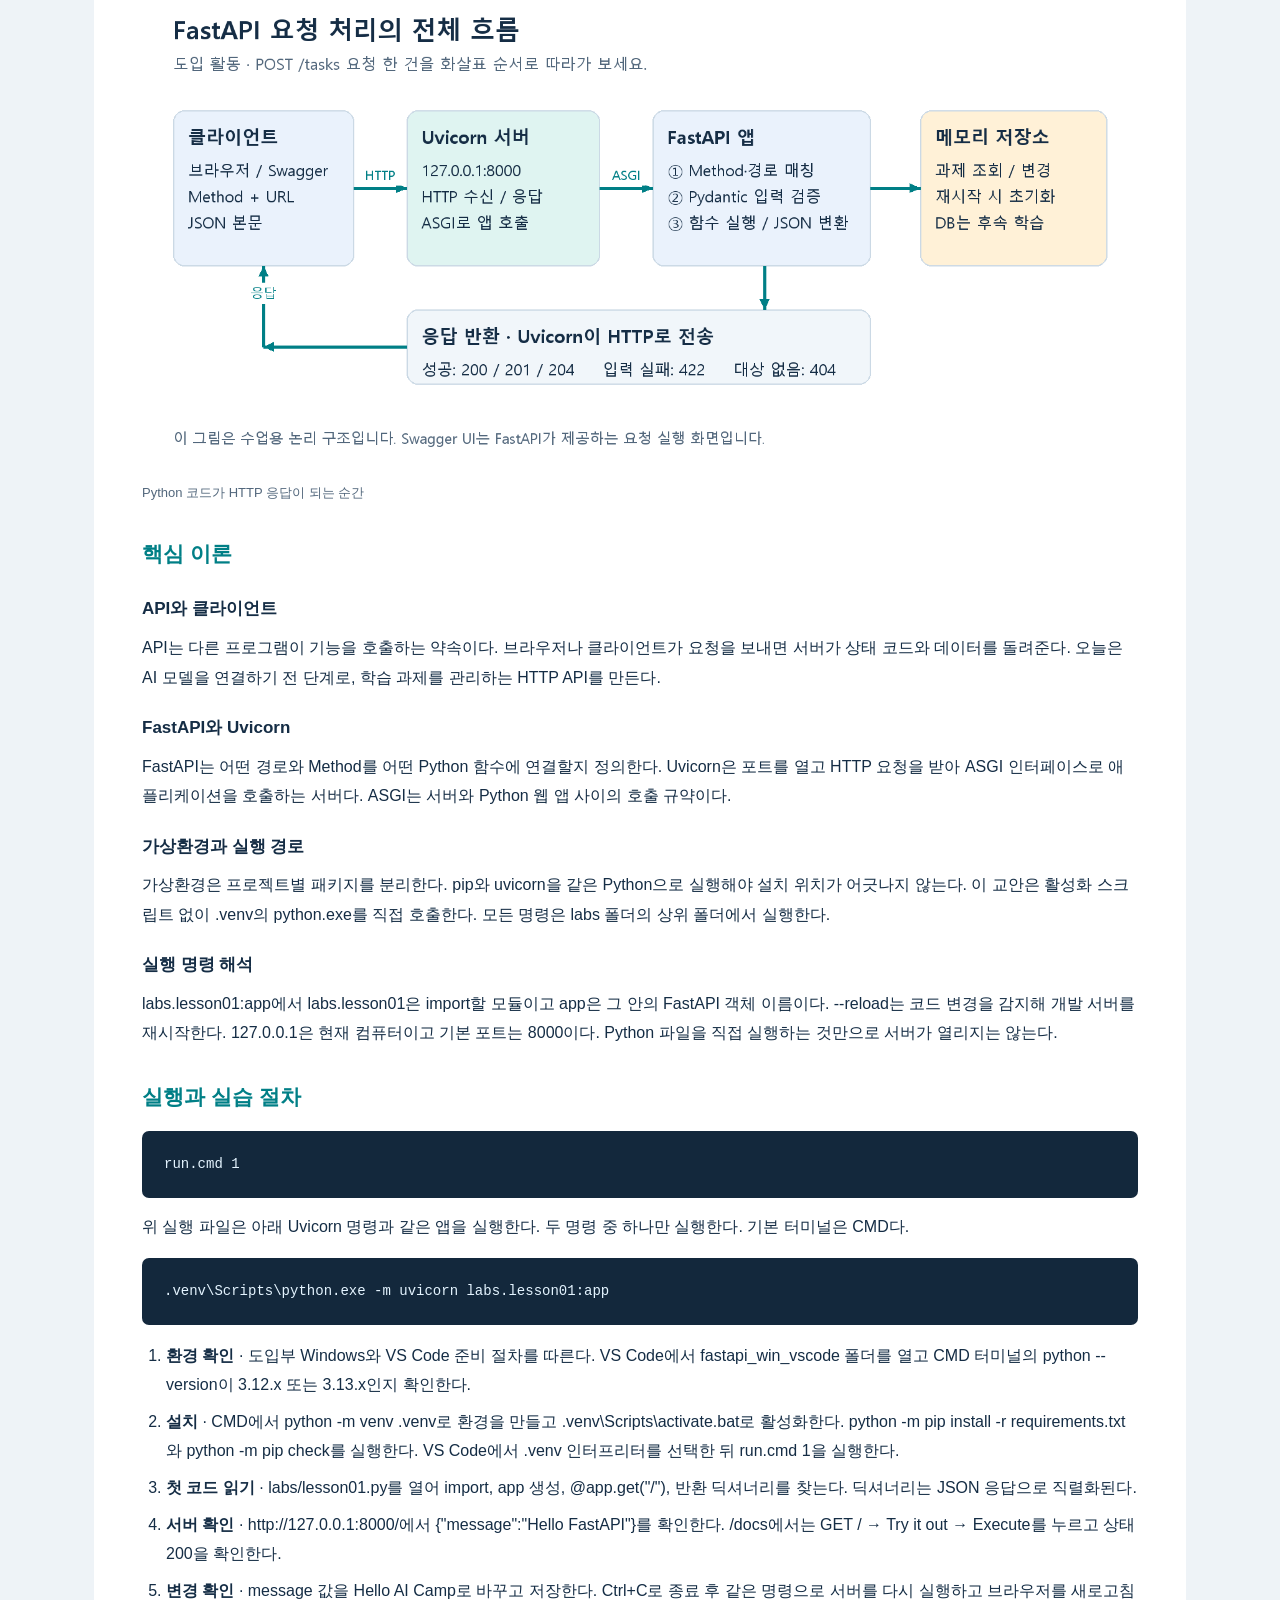
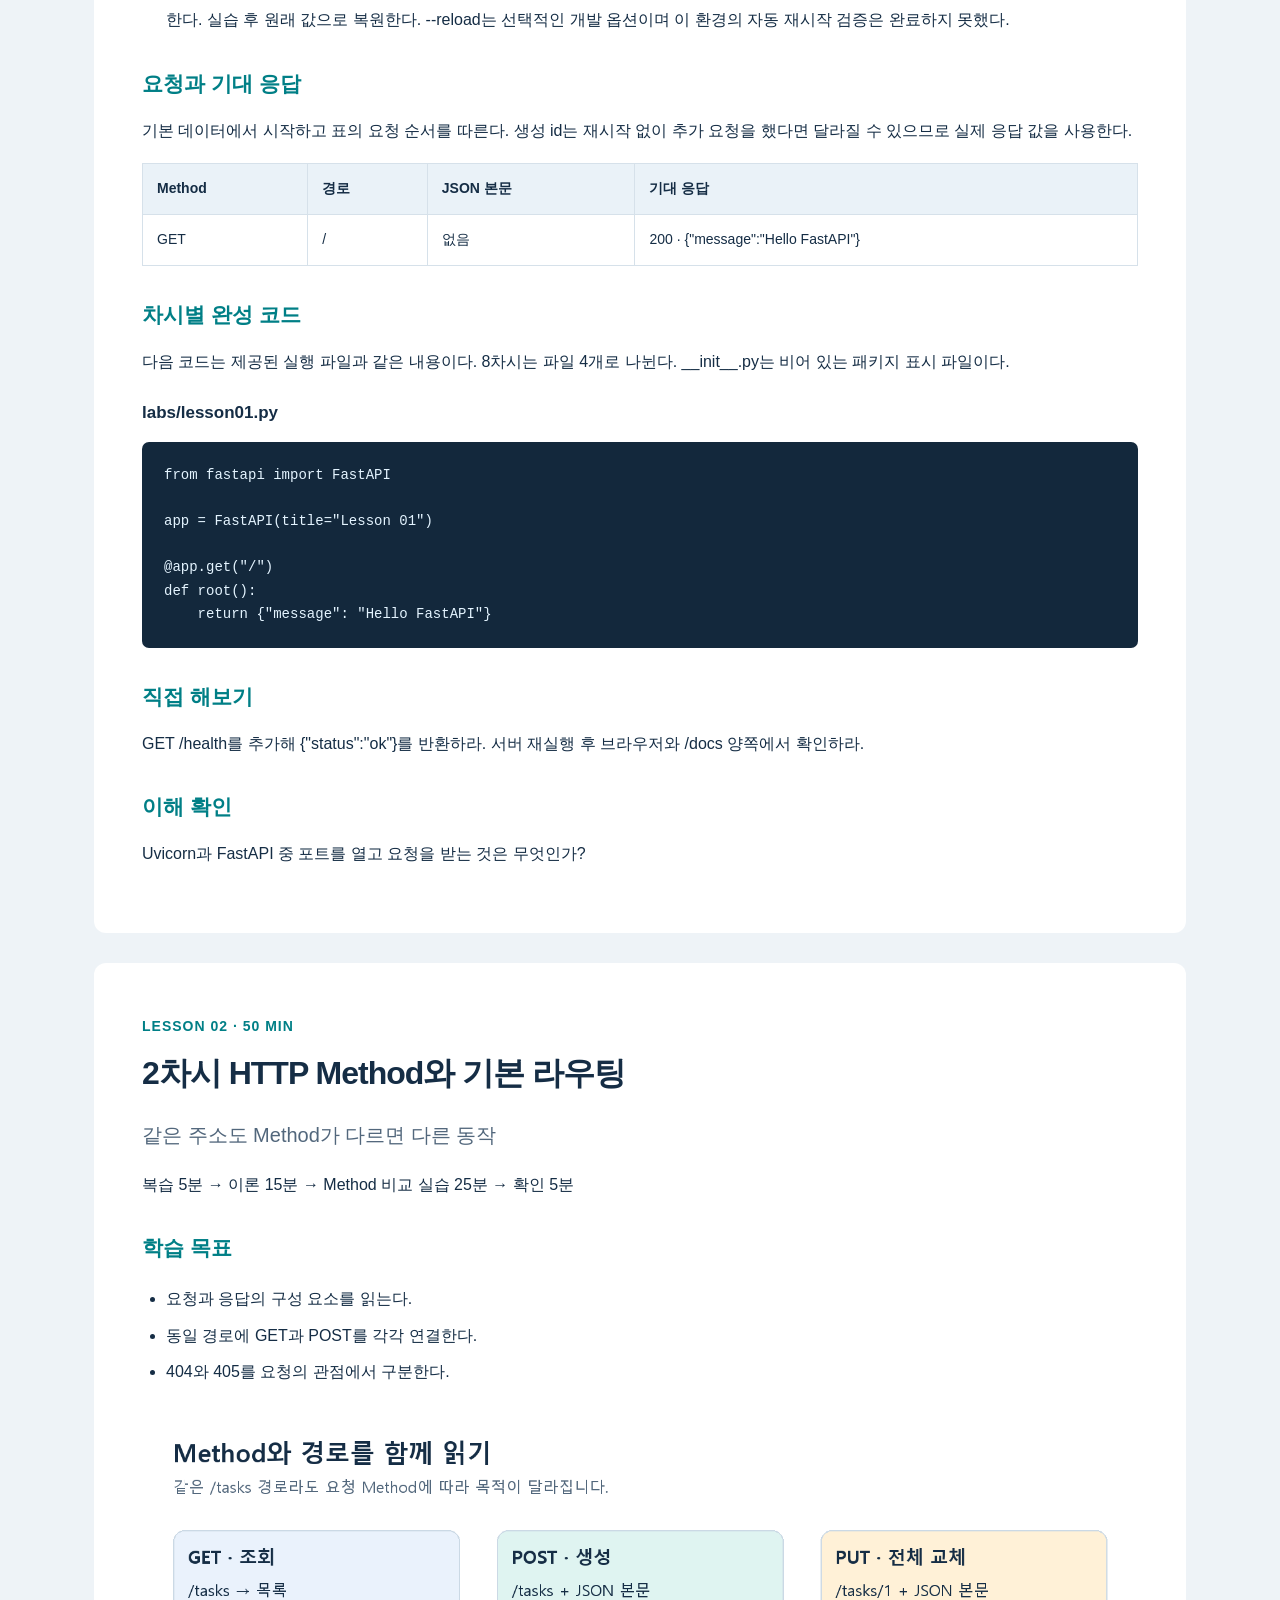
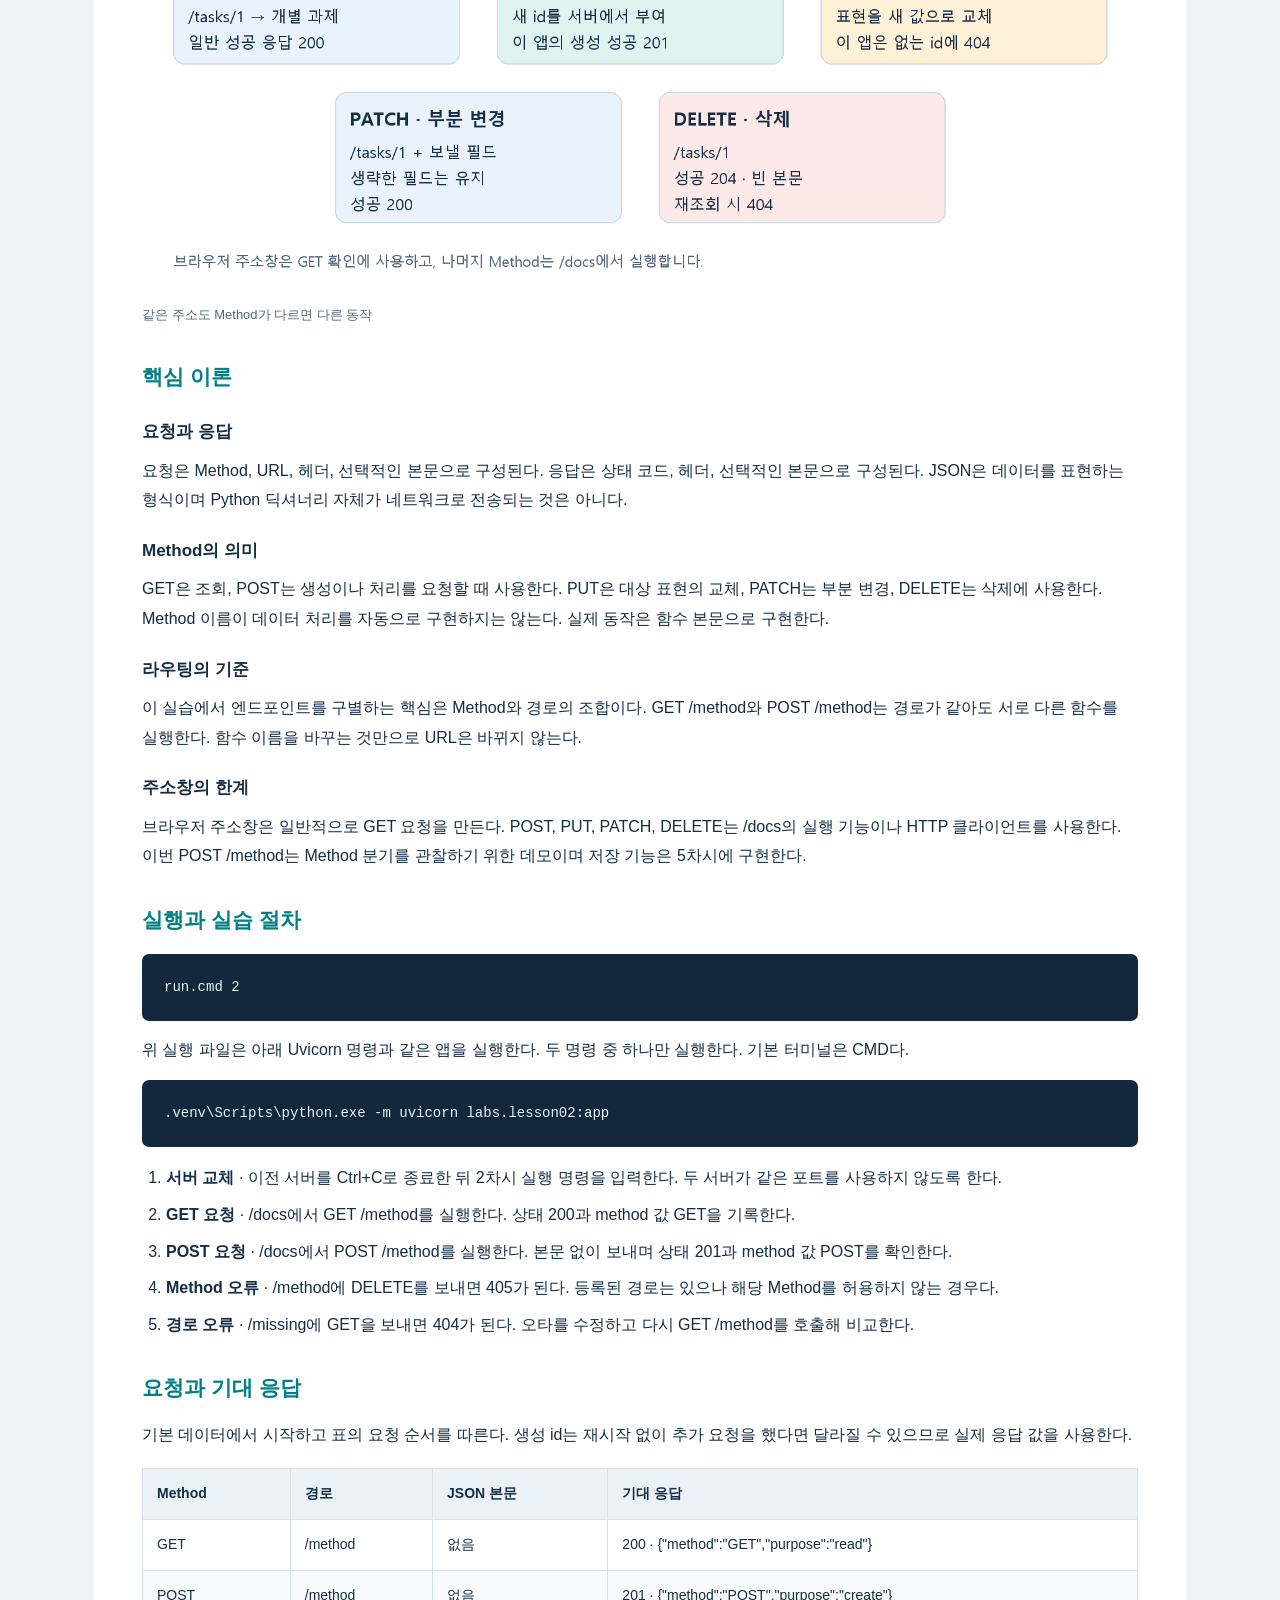
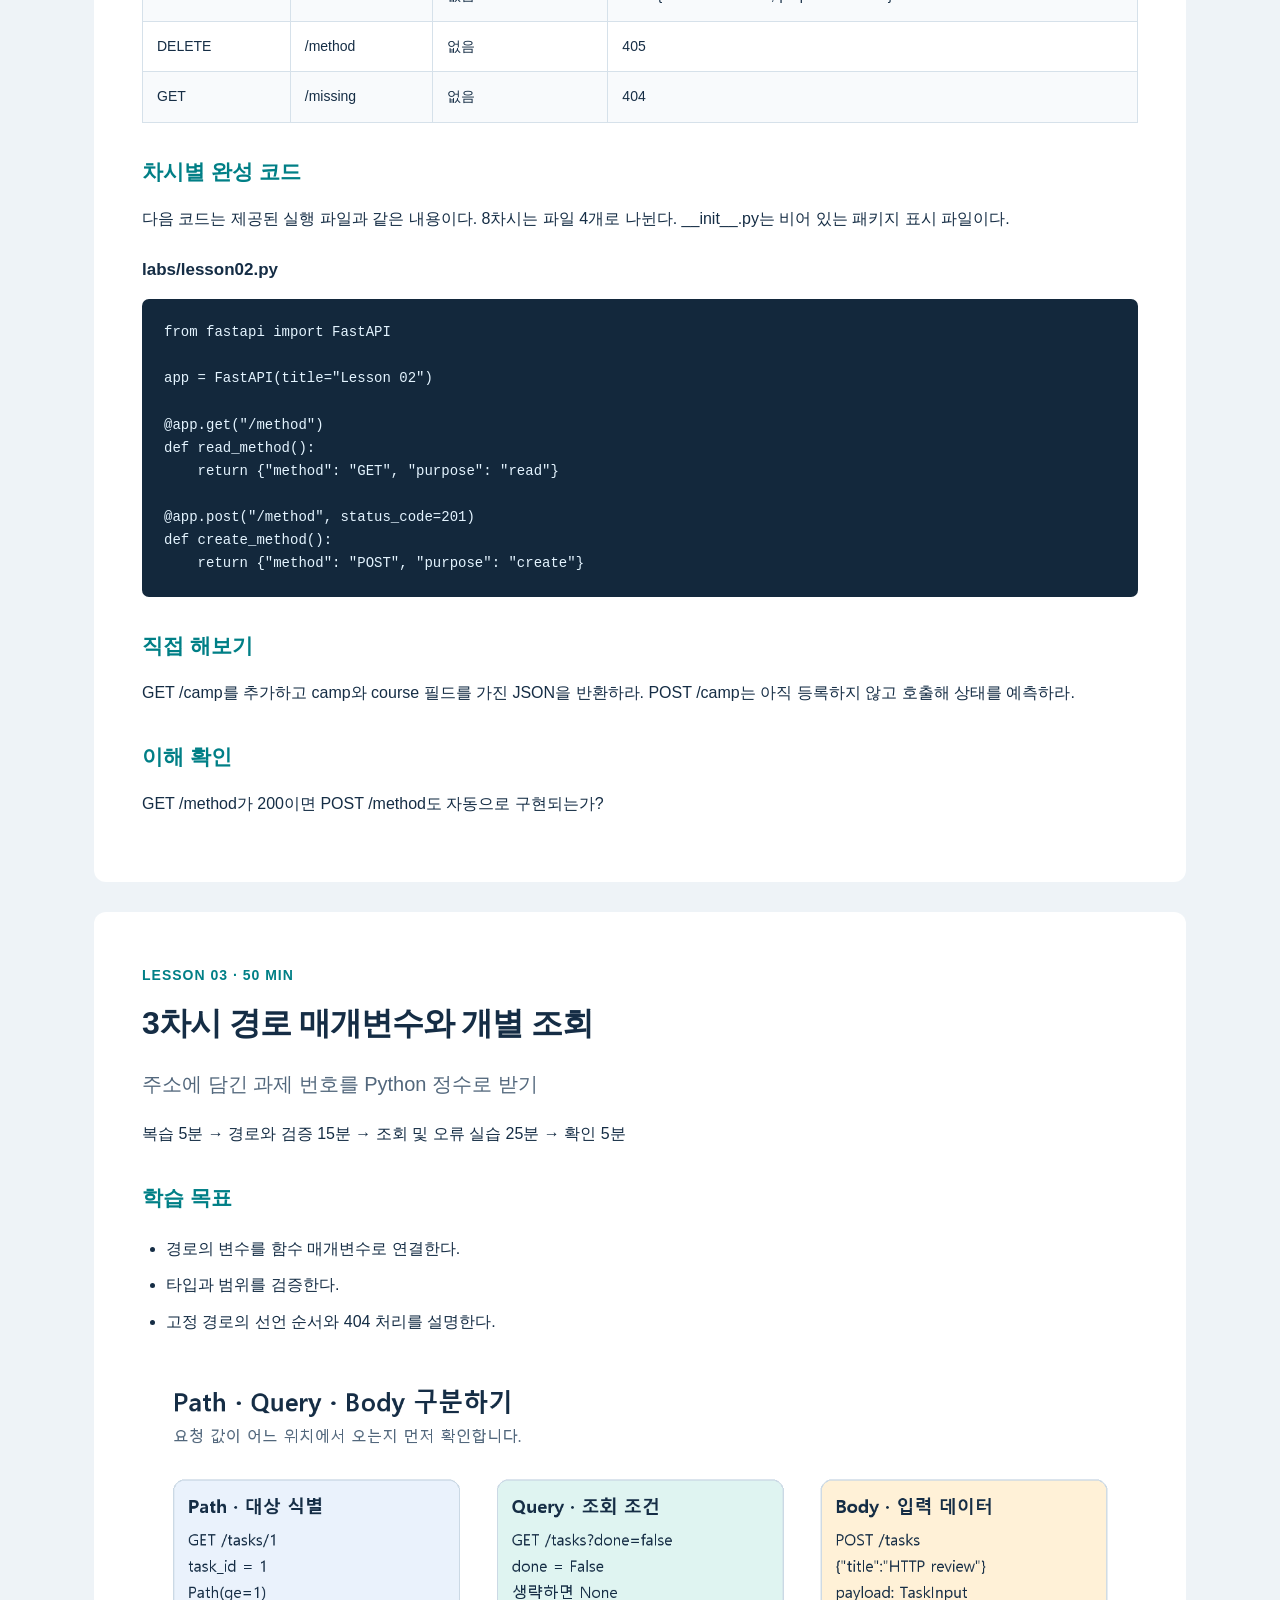
<file: fastapi_win_vscode/FastAPI_이론실습교안.html>
<!doctype html><html lang="ko"><meta charset="utf-8"><meta name="viewport" content="width=device-width,initial-scale=1"><title>FastAPI 설치와 HTTP 라우팅 8차시</title><style>
:root{--ink:#152d45;--muted:#52677c;--teal:#007f86;--line:#d6e1ea}
*{box-sizing:border-box}html{scroll-behavior:smooth}body{margin:0;background:#eef3f7;color:var(--ink);font-family:'Malgun Gothic','Apple SD Gothic Neo',sans-serif;font-size:16px;line-height:1.85}
header{background:#152d45;color:white;padding:64px max(5vw,28px)}header .inner{max-width:1080px;margin:auto}header p{color:#d8e9f4;max-width:850px}header h1{font-size:46px;line-height:1.3;letter-spacing:-1.6px;margin:16px 0}header small{letter-spacing:2px;color:#83e1d5}
nav{position:sticky;top:0;background:#fff;border-bottom:1px solid var(--line);padding:12px 20px;z-index:5;display:flex;gap:16px;justify-content:center;flex-wrap:wrap;font-size:14px}nav a{color:var(--teal);text-decoration:none}
main{max-width:1140px;margin:32px auto;padding:0 24px}section{background:white;padding:48px;margin-bottom:30px;scroll-margin-top:90px;border-radius:12px}h2{font-size:32px;line-height:1.45;margin:10px 0 20px;letter-spacing:-1px}h3{font-size:21px;margin:30px 0 12px;color:var(--teal)}h4{font-size:17px;margin:20px 0 6px}.eyebrow{color:var(--teal);font-size:14px;font-weight:bold;letter-spacing:1px}.sub{color:var(--muted);font-size:20px}p{margin:8px 0 16px}ul,ol{padding-left:24px}li{margin:7px 0}figure{margin:28px 0}img{width:100%;height:auto}figcaption{color:var(--muted);font-size:13px;margin-top:6px}
table{border-collapse:collapse;width:100%;font-size:14px;margin:18px 0 28px}th,td{border:1px solid var(--line);padding:12px 14px;vertical-align:top;text-align:left;overflow-wrap:anywhere}th{background:#eaf2f8}tr:nth-child(even){background:#f8fafc}pre{background:#13283c;color:#e4f4ff;border-radius:7px;padding:22px;overflow:auto;font:14px/1.65 Consolas,monospace;white-space:pre}code{font-family:Consolas,monospace}details{border-top:1px solid var(--line);padding:18px 0}summary{cursor:pointer;color:var(--teal);font-weight:bold}a{color:#00757c}footer{padding:20px;text-align:center;color:var(--muted);font-size:13px}.no-print{display:block}
@media(max-width:700px){header h1{font-size:32px}section{padding:26px 20px}main{padding:0 12px}h2{font-size:26px}pre{font-size:12px}nav{gap:10px}}
@media print{body{background:white;font-size:10pt}header{background:white;color:black;padding:0 0 20px}header p,header small{color:black}header h1{font-size:26pt}nav,.no-print{display:none}main{margin:0;padding:0;max-width:none}section{padding:0;border-radius:0;break-before:page;margin:0}h2{font-size:21pt}h3{font-size:14pt}img{max-height:95mm;object-fit:contain}pre{white-space:pre-wrap;overflow-wrap:anywhere;color:black;background:#f2f5f8;font-size:8pt;break-inside:auto}tr,figure{break-inside:avoid}details{display:block}details>*{display:block}a{color:black}}
</style>
<header><div class="inner"><small>KDT AI CAMP · BACKEND FOUNDATION</small><h1>FastAPI 설치와<br>HTTP 라우팅 8차시</h1><p>Uvicorn 실행부터 과제 관리 API 완성까지</p><p>이론 · 이미지 · 단계별 코드 · 요청 시나리오 · 학습 확인</p><p>50분 × 8차시 | Python 3.12 / 3.13 | Windows + VS Code | CMD 기본<br>검증일 2026년 10월 20일</p></div></header>
<nav><a href="#intro">전체 흐름</a><a href="#setup">실행 준비</a><a href="#lesson1">1차시</a><a href="#lesson2">2차시</a><a href="#lesson3">3차시</a><a href="#lesson4">4차시</a><a href="#lesson5">5차시</a><a href="#lesson6">6차시</a><a href="#lesson7">7차시</a><a href="#lesson8">8차시</a><a href="#verify">검증</a></nav><main>
<section id="intro"><span class="eyebrow">START HERE</span><h2>전체 흐름 먼저 이해하기</h2><p>Python의 함수·딕셔너리·타입 힌트 기초를 익힌 KDT AI 캠프 입문자를 위한 8차시 수업이다. 차시당 50분, 총 400분으로 구성했다. 모든 차시가 끝나면 로컬 환경에서 학습 과제를 생성·조회·수정·삭제하는 API를 실행하고, 정상 응답과 예상 오류를 직접 검증할 수 있다.</p><figure><img src="assets/architecture.png" alt="클라이언트 → Uvicorn → FastAPI → 메모리 저장소 → HTTP 응답"><figcaption>클라이언트 → Uvicorn → FastAPI → 메모리 저장소 → HTTP 응답</figcaption></figure><h3>도입 설명 순서</h3><p>1. /docs 화면은 클라이언트 역할을 한다. POST /tasks에 title을 담은 JSON을 전송한다.</p><p>2. Uvicorn은 8000번 포트에서 HTTP 요청을 받고 ASGI 규약으로 FastAPI 앱을 호출한다.</p><p>3. FastAPI는 POST와 /tasks 조합을 찾아 본문을 TaskInput으로 검증한다. 조건에 맞지 않으면 422를 반환한다.</p><p>4. 검증을 통과하면 생성 함수가 id를 부여하고 메모리에 과제를 저장한다. 이 수업에서는 AI 추론 대신 과제 데이터로 요청 처리를 익힌다.</p><p>5. FastAPI가 응답을 직렬화하고 Uvicorn이 HTTP 상태 201과 JSON을 돌려준다. DELETE 성공은 예외적으로 본문 없는 204다.</p><h3>8차시 학습 지도</h3><table><thead><tr><th>차시</th><th>주제</th><th>핵심 산출물</th></tr></thead><tbody><tr><td>01</td><td>설치와 첫 서버</td><td>FastAPI · Uvicorn · /docs</td></tr><tr><td>02</td><td>HTTP Method</td><td>같은 경로에 GET · POST</td></tr><tr><td>03</td><td>경로 매개변수</td><td>개별 조회 · 타입 · 404</td></tr><tr><td>04</td><td>쿼리 매개변수</td><td>검색 · 필터 · 페이지</td></tr><tr><td>05</td><td>JSON 본문과 POST</td><td>Pydantic · 201 · 입력 검증</td></tr><tr><td>06</td><td>PUT과 PATCH</td><td>교체 · 부분 수정 · null</td></tr><tr><td>07</td><td>DELETE와 오류</td><td>204 · 404 · 405 · 422</td></tr><tr><td>08</td><td>통합 프로젝트</td><td>APIRouter · CRUD · 자동 테스트</td></tr></tbody></table></section>
<section id="setup"><span class="eyebrow">WINDOWS + VS CODE</span><h2>설치부터 첫 요청까지 그대로 따라하기</h2><figure><img src="assets/vscode_setup.png" alt="Windows와 VS Code 설치 및 실행 순서"><figcaption>Windows와 VS Code 설치 및 실행 순서</figcaption></figure>
<h3>Windows와 VS Code 준비</h3>
<p>기준 환경은 Windows 10 또는 11의 64비트 PC, VS Code, Python 3.12 또는 3.13이다. 이미 둘 중 하나가 설치되어 있으면 그대로 사용한다. 신규 설치는 공식 Windows 다운로드 페이지의 Python 3.13 계열 Windows installer 64-bit를 선택한다. embeddable package와 source archive는 이 수업의 설치 파일이 아니다.</p>
<h4>1 Python이 있는지 먼저 확인</h4>
<p>Windows 시작 메뉴에서 명령 프롬프트를 열고 아래 두 줄을 따로 입력한다. C:\...&gt; 같은 프롬프트 표시는 입력하지 않는다.</p>
<pre><code>python --version
where python</code></pre>
<p>첫 줄은 Python 3.12.x 또는 Python 3.13.x, 둘째 줄은 실제 python.exe 경로가 나오면 된다. py 명령은 사용하지 않는다. Python 3.14 이상이나 다른 버전만 보이면 3.12/3.13을 선택하거나 추가 설치한다. 수업 검증 버전은 3.12.14와 3.13.12다.</p>
<h4>2 Python이 없거나 Microsoft Store가 열리는 경우</h4>
<p>Python 공식 사이트 <a href="https://www.python.org/downloads/windows/" target="_blank" rel="noopener">https://www.python.org/downloads/windows/</a>에서 위 조건의 설치 파일을 받는다. 일반 설치 화면에서 Add python.exe to PATH를 체크하고 설치한다. 설치 후 열린 VS Code와 터미널을 모두 종료하고 다시 연 뒤 두 명령을 재확인한다. VS Code에서 인터프리터를 선택하는 것과 Windows PATH 설정은 별개다.</p>
<h4>3 VS Code와 Python 확장 설치</h4>
<p>VS Code는 <a href="https://code.visualstudio.com/" target="_blank" rel="noopener">https://code.visualstudio.com/</a>에서 설치한다. VS Code의 확장 화면 Ctrl+Shift+X에서 Microsoft가 배포한 Python 확장 ms-python.python과 Python Debugger 확장 ms-python.debugpy를 설치하거나 설치 여부를 확인한다. 프로젝트에는 두 확장 추천 설정이 들어 있다.</p>
<p>Python 설치 화면과 VS Code 버튼 조작은 공식 안내를 바탕으로 작성했다. 이 자료의 자동 검증은 설치된 Python에서 시작하는 명령 실행을 대상으로 한다.</p>
<h3>프로젝트 폴더와 터미널 선택</h3>
<h4>4 압축을 풀고 정확한 폴더 열기</h4>
<p>ZIP을 먼저 압축 해제한다. 권장 위치 예시는 C:\001.AI4_202610\fastapi_win_vscode다. VS Code의 File → Open Folder에서 fastapi_win_vscode 폴더 자체를 연다. 상위의 001.AI4_202610 폴더나 labs만 열지 않는다. 이미 받은 예전 자료와 섞지 않고 개정판 폴더를 연다.</p>
<pre><code>fastapi_win_vscode/
  .vscode/
  labs/
  scripts/
  tests/
  requirements.txt
  run.cmd
  verify.cmd</code></pre>
<p>왼쪽 탐색기에 requirements.txt, labs, .vscode가 함께 보이면 맞는 폴더다. .venv는 설치 후 생기며 ZIP에는 포함하지 않는다. 본인이 확인한 수업 자료의 작업 공간 신뢰 여부를 묻는 경우 신뢰를 허용해야 실행 설정을 사용할 수 있다.</p>
<h4>5 기본 터미널을 Command Prompt로 맞추기</h4>
<p>Ctrl+Shift+P → Terminal: Select Default Profile → Command Prompt를 선택한다. 한글 UI에서는 메뉴 명칭이 번역되어 표시될 수 있다. 기존 터미널은 휴지통 버튼으로 닫고 Terminal → New Terminal로 새 터미널을 연다. 새 터미널의 프롬프트가 C:\...&gt; 형식이면 CMD다. PS C:\...&gt; 형식이면 PowerShell이다.</p>
<pre><code>dir</code></pre>
<p>목록에 labs와 requirements.txt가 있어야 한다. 없으면 VS Code에서 올바른 폴더를 다시 연다. 수업의 기본 명령은 CMD 기준이다. 프로젝트에는 새 터미널을 CMD로 여는 설정도 포함되어 있다.</p>
<h3>터미널에서 가상환경 직접 만들기</h3>
<h4>6 CMD에 아래 명령을 한 줄씩 입력</h4>
<p>VS Code에서 fastapi_win_vscode 폴더를 열고 CMD 터미널을 사용한다. python --version이 3.12.x 또는 3.13.x인지 먼저 확인한다. .venv가 아직 없는 상태에서 아래 순서로 실행한다.</p>
<pre><code>python --version
python -m venv .venv
.venv\Scripts\activate.bat
python -m pip install -r requirements.txt
python -m pip check</code></pre>
<p>python -m venv .venv는 프로젝트 안에 가상환경을 만든다. activate.bat는 현재 CMD 터미널의 python이 이 환경을 사용하도록 바꾼다. 설치가 끝날 때까지 기다린 뒤 pip check의 No broken requirements found.를 확인한다.</p>
<h4>현재 터미널이 사용하는 Python 확인</h4>
<pre><code>python -c &quot;import sys; print(sys.executable)&quot;</code></pre>
<p>출력 경로가 현재 프로젝트의 .venv\Scripts\python.exe로 끝나야 한다. 새 CMD 터미널을 열었다면 .venv\Scripts\activate.bat를 다시 입력한다. 가상환경에서 나갈 때는 deactivate를 입력한다.</p>
<h4>이미 .venv가 있는 경우</h4>
<p>정상적인 환경이라면 생성 명령을 반복할 필요 없이 활성화부터 진행한다. 깨진 환경은 서버를 종료하고 탐색기에서 .venv_old로 이름을 바꾼 뒤 새로 만든다. labs나 개인 코드 파일은 삭제하지 않는다.</p>
<h4>PowerShell에서 설치하는 경우</h4>
<pre><code>python -m venv .venv
.\.venv\Scripts\python.exe -m pip install -r requirements.txt
.\.venv\Scripts\python.exe -m pip check</code></pre>
<p>PowerShell에서는 가상환경의 Python을 직접 지정한다. Activate.ps1 실행이나 실행 정책 변경 없이 설치할 수 있다. 다음 단계에서 VS Code 인터프리터를 .venv로 선택한다.</p>
<h3>VS Code 인터프리터와 첫 서버</h3>
<h4>7 프로젝트의 Python 선택</h4>
<p>Ctrl+Shift+P → Python: Select Interpreter를 실행한다. 목록에서 프로젝트의 .venv를 선택한다. 보이지 않으면 Enter interpreter path → Find에서 fastapi_win_vscode\.venv\Scripts\python.exe를 직접 고른다. Python 파일을 열고 상태 표시줄의 환경을 확인한다. 기존에 고른 다른 프로젝트 환경이 있다면 반드시 다시 선택한다.</p>
<h4>8 1차시 서버 실행</h4>
<pre><code>run.cmd 1</code></pre>
<p>CMD 터미널에서 실행한다. Uvicorn running on <a href="http://127.0.0.1:8000" target="_blank" rel="noopener">http://127.0.0.1:8000</a>과 Application startup complete 로그가 보이면 브라우저를 연다. 서버가 실행 중인 터미널은 요청을 기다리므로 다음 명령을 입력하지 않고 그대로 둔다.</p>
<pre><code>http://127.0.0.1:8000/
http://127.0.0.1:8000/docs</code></pre>
<p>첫 주소에서 {&quot;message&quot;:&quot;Hello FastAPI&quot;}를 확인한다. /docs에서 GET / → Try it out → Execute를 누르고 200을 확인한다. 브라우저의 JSON 키 표시 순서는 달라도 된다.</p>
<h4>9 수정 후 재시작과 차시 전환</h4>
<p>실행한 터미널을 클릭해 Ctrl+C로 종료한다. lesson01.py의 message를 수정하고 Ctrl+S로 저장한 뒤 run.cmd 1을 다시 실행한다. 새로고침해 응답 변경을 확인한다. 확인 후 원래 코드로 복원한다. 2차시는 종료 후 run.cmd 2, 최종 8차시는 run.cmd 8이다.</p>
<p>실습의 기본 실행은 자동 재시작 옵션 없이 진행한다. VS Code의 Run Python File 삼각형 버튼은 Python 파일 실행 기능이므로 FastAPI 서버를 여는 수업 명령 대신 사용하지 않는다. 서버는 run.cmd 또는 다음 페이지의 전용 F5 구성으로 실행한다.</p>
<h3>CMD와 PowerShell 명령 구분</h3>
<p>기본 수업은 CMD를 사용한다. PowerShell 터미널을 유지하고 싶다면 현재 폴더의 파일 앞에 .\를 붙인다. 아래 두 묶음을 섞지 않는다. 모든 줄은 fastapi_win_vscode 폴더에서 실행한다.</p>
<h4>CMD 기본 명령</h4>
<pre><code>python --version
where python
python -m venv .venv
.venv\Scripts\activate.bat
python -m pip install -r requirements.txt
run.cmd 1
verify.cmd</code></pre>
<h4>PowerShell 대응 명령</h4>
<pre><code>python --version
where.exe python
python -m venv .venv
.\.venv\Scripts\python.exe -m pip install -r requirements.txt
.\run.cmd 1
.\verify.cmd</code></pre>
<p>서버 실행과 검증은 동시에 입력하는 한 묶음이 아니다. run.cmd로 서버를 실행해 실습을 마친 후 Ctrl+C로 종료하고 verify.cmd를 실행한다. 위 목록은 명령 대응표다.</p>
<h4>원리를 익히는 수동 명령 CMD</h4>
<pre><code>python -m venv .venv
.venv\Scripts\python.exe -m pip install -r requirements.txt
.venv\Scripts\python.exe -m uvicorn labs.lesson01:app</code></pre>
<p>수동 명령은 .venv가 아직 없고 python 버전이 3.12 또는 3.13인 상태에서 환경을 직접 만들 때 사용한다. 이미 가상환경과 패키지를 설치했다면 서버 명령만 실행한다. 이 경로의 Python으로 설치와 실행을 통일한다.</p>
<h4>원리를 익히는 수동 명령 PowerShell</h4>
<pre><code>.\.venv\Scripts\python.exe -m uvicorn labs.lesson01:app</code></pre>
<p>전체 python.exe 경로를 따옴표로 감싸 실행할 때 CMD는 &quot;C:\실제경로\python.exe&quot; 형식, PowerShell은 &amp; &quot;C:\실제경로\python.exe&quot; 형식이다. 표시한 실제경로는 설명용이므로 그대로 복사하지 않는다.</p>
<h3>VS Code 실행 설정과 전체 검증</h3>
<h4>10 F5로 차시별 실행 선택</h4>
<p>기존 서버를 먼저 Ctrl+C로 종료한다. VS Code의 Run and Debug 화면에서 Lesson 01 - FastAPI부터 Lesson 08 - FastAPI 중 해당 구성을 선택하고 F5를 누른다. .vscode/launch.json은 .venv Python으로 uvicorn 모듈을 실행한다. 중지는 Shift+F5다. 코드 수정 후 중지하고 다시 실행한다.</p>
<h4>11 명령 팔레트의 작업으로 실행</h4>
<p>Ctrl+Shift+P → Tasks: Run Task → FastAPI: Run lesson을 선택하면 차시와 포트를 고를 수 있다. FastAPI: Check environment는 환경 진단, FastAPI: Verify all은 전체 테스트다. 설정 파일은 프로젝트 안에 포함되어 있고 사용자 전역 설정을 직접 수정하지 않는다.</p>
<h4>12 서버 종료 후 전체 테스트</h4>
<pre><code>verify.cmd</code></pre>
<p>정상 결과는 ENVIRONMENT OK와 88 passed다. 검증된 고정 버전에서는 Starlette가 httpx 기반 TestClient의 향후 변경을 알리는 deprecation 경고 1건을 출력할 수 있다. 실패나 오류와 구분한다. 자신이 실습 중 기본 코드를 바꾼 경우에는 해당 변경이 테스트 기대와 맞는지도 확인한다.</p>
<h4>8차시 서버에서 HTTP 시나리오 실행</h4>
<p>첫 번째 CMD 터미널에서 run.cmd 8로 서버를 켠다. 두 번째 CMD 터미널을 같은 프로젝트에서 열고 아래 명령을 실행한다. 200·201·204·404·405·422를 확인하며 생성한 과제는 마지막에 삭제한다.</p>
<pre><code>.venv\Scripts\python.exe scripts\http_walkthrough.py</code></pre>
<p>제공된 소스와 tests 폴더로 학생 PC에서도 검증할 수 있다. CMD에서 verify.cmd를 실행해 환경 진단과 88개 테스트 결과를 확인한다. VS Code의 버튼 클릭 자체는 자동 검증하지 않았고, 실행 설정에 지정한 명령은 실제 HTTP 응답으로 검증했다.</p><h3>차시별 실행 명령 CMD</h3><table><thead><tr><th>차시</th><th>실행 명령</th></tr></thead><tbody><tr><td>1</td><td>run.cmd 1</td></tr><tr><td>2</td><td>run.cmd 2</td></tr><tr><td>3</td><td>run.cmd 3</td></tr><tr><td>4</td><td>run.cmd 4</td></tr><tr><td>5</td><td>run.cmd 5</td></tr><tr><td>6</td><td>run.cmd 6</td></tr><tr><td>7</td><td>run.cmd 7</td></tr><tr><td>8</td><td>run.cmd 8</td></tr></tbody></table><p>PowerShell을 쓸 경우 run.cmd 앞에 .\를 붙인다. 직접 Uvicorn을 실행하려면 프로젝트의 .venv Python으로 -m uvicorn과 위 모듈 경로를 사용한다.</p></section>
<section id="lesson1"><span class="eyebrow">LESSON 01 · 50 MIN</span><h2>1차시 설치와 첫 서버 실행</h2><p class="sub">Python 코드가 HTTP 응답이 되는 순간</p>
<p>도입 그림 8분 → 개념 12분 → 설치와 실행 25분 → 확인 5분</p>
<h3>학습 목표</h3><ul><li>FastAPI와 Uvicorn의 역할을 구분한다.</li><li>가상환경에 패키지를 설치하고 서버를 실행한다.</li><li>루트 경로와 자동 문서에서 첫 응답을 확인한다.</li></ul>
<figure><img src="assets/architecture.png" alt="Python 코드가 HTTP 응답이 되는 순간"><figcaption>Python 코드가 HTTP 응답이 되는 순간</figcaption></figure>
<h3>핵심 이론</h3>
<h4>API와 클라이언트</h4><p>API는 다른 프로그램이 기능을 호출하는 약속이다. 브라우저나 클라이언트가 요청을 보내면 서버가 상태 코드와 데이터를 돌려준다. 오늘은 AI 모델을 연결하기 전 단계로, 학습 과제를 관리하는 HTTP API를 만든다.</p><h4>FastAPI와 Uvicorn</h4><p>FastAPI는 어떤 경로와 Method를 어떤 Python 함수에 연결할지 정의한다. Uvicorn은 포트를 열고 HTTP 요청을 받아 ASGI 인터페이스로 애플리케이션을 호출하는 서버다. ASGI는 서버와 Python 웹 앱 사이의 호출 규약이다.</p><h4>가상환경과 실행 경로</h4><p>가상환경은 프로젝트별 패키지를 분리한다. pip와 uvicorn을 같은 Python으로 실행해야 설치 위치가 어긋나지 않는다. 이 교안은 활성화 스크립트 없이 .venv의 python.exe를 직접 호출한다. 모든 명령은 labs 폴더의 상위 폴더에서 실행한다.</p><h4>실행 명령 해석</h4><p>labs.lesson01:app에서 labs.lesson01은 import할 모듈이고 app은 그 안의 FastAPI 객체 이름이다. --reload는 코드 변경을 감지해 개발 서버를 재시작한다. 127.0.0.1은 현재 컴퓨터이고 기본 포트는 8000이다. Python 파일을 직접 실행하는 것만으로 서버가 열리지는 않는다.</p>
<h3>실행과 실습 절차</h3>
<pre><code>run.cmd 1</code></pre>
<p>위 실행 파일은 아래 Uvicorn 명령과 같은 앱을 실행한다. 두 명령 중 하나만 실행한다. 기본 터미널은 CMD다.</p>
<pre><code>.venv\Scripts\python.exe -m uvicorn labs.lesson01:app</code></pre>
<ol><li><strong>환경 확인</strong> · 도입부 Windows와 VS Code 준비 절차를 따른다. VS Code에서 fastapi_win_vscode 폴더를 열고 CMD 터미널의 python --version이 3.12.x 또는 3.13.x인지 확인한다.</li><li><strong>설치</strong> · CMD에서 python -m venv .venv로 환경을 만들고 .venv\Scripts\activate.bat로 활성화한다. python -m pip install -r requirements.txt와 python -m pip check를 실행한다. VS Code에서 .venv 인터프리터를 선택한 뒤 run.cmd 1을 실행한다.</li><li><strong>첫 코드 읽기</strong> · labs/lesson01.py를 열어 import, app 생성, @app.get(&quot;/&quot;), 반환 딕셔너리를 찾는다. 딕셔너리는 JSON 응답으로 직렬화된다.</li><li><strong>서버 확인</strong> · http://127.0.0.1:8000/에서 {&quot;message&quot;:&quot;Hello FastAPI&quot;}를 확인한다. /docs에서는 GET / → Try it out → Execute를 누르고 상태 200을 확인한다.</li><li><strong>변경 확인</strong> · message 값을 Hello AI Camp로 바꾸고 저장한다. Ctrl+C로 종료 후 같은 명령으로 서버를 다시 실행하고 브라우저를 새로고침한다. 실습 후 원래 값으로 복원한다. --reload는 선택적인 개발 옵션이며 이 환경의 자동 재시작 검증은 완료하지 못했다.</li></ol>
<h3>요청과 기대 응답</h3><p>기본 데이터에서 시작하고 표의 요청 순서를 따른다. 생성 id는 재시작 없이 추가 요청을 했다면 달라질 수 있으므로 실제 응답 값을 사용한다.</p><table><thead><tr><th>Method</th><th>경로</th><th>JSON 본문</th><th>기대 응답</th></tr></thead><tbody><tr><td>GET</td><td>/</td><td>없음</td><td>200 · {&quot;message&quot;:&quot;Hello FastAPI&quot;}</td></tr></tbody></table>
<h3>차시별 완성 코드</h3><p>다음 코드는 제공된 실행 파일과 같은 내용이다. 8차시는 파일 4개로 나뉜다. __init__.py는 비어 있는 패키지 표시 파일이다.</p>
<h4>labs/lesson01.py</h4><pre><code>from fastapi import FastAPI

app = FastAPI(title=&quot;Lesson 01&quot;)

@app.get(&quot;/&quot;)
def root():
    return {&quot;message&quot;: &quot;Hello FastAPI&quot;}
</code></pre>
<h3>직접 해보기</h3><p>GET /health를 추가해 {&quot;status&quot;:&quot;ok&quot;}를 반환하라. 서버 재실행 후 브라우저와 /docs 양쪽에서 확인하라.</p>
<h3>이해 확인</h3><p>Uvicorn과 FastAPI 중 포트를 열고 요청을 받는 것은 무엇인가?</p></section>
<section id="lesson2"><span class="eyebrow">LESSON 02 · 50 MIN</span><h2>2차시 HTTP Method와 기본 라우팅</h2><p class="sub">같은 주소도 Method가 다르면 다른 동작</p>
<p>복습 5분 → 이론 15분 → Method 비교 실습 25분 → 확인 5분</p>
<h3>학습 목표</h3><ul><li>요청과 응답의 구성 요소를 읽는다.</li><li>동일 경로에 GET과 POST를 각각 연결한다.</li><li>404와 405를 요청의 관점에서 구분한다.</li></ul>
<figure><img src="assets/methods.png" alt="같은 주소도 Method가 다르면 다른 동작"><figcaption>같은 주소도 Method가 다르면 다른 동작</figcaption></figure>
<h3>핵심 이론</h3>
<h4>요청과 응답</h4><p>요청은 Method, URL, 헤더, 선택적인 본문으로 구성된다. 응답은 상태 코드, 헤더, 선택적인 본문으로 구성된다. JSON은 데이터를 표현하는 형식이며 Python 딕셔너리 자체가 네트워크로 전송되는 것은 아니다.</p><h4>Method의 의미</h4><p>GET은 조회, POST는 생성이나 처리를 요청할 때 사용한다. PUT은 대상 표현의 교체, PATCH는 부분 변경, DELETE는 삭제에 사용한다. Method 이름이 데이터 처리를 자동으로 구현하지는 않는다. 실제 동작은 함수 본문으로 구현한다.</p><h4>라우팅의 기준</h4><p>이 실습에서 엔드포인트를 구별하는 핵심은 Method와 경로의 조합이다. GET /method와 POST /method는 경로가 같아도 서로 다른 함수를 실행한다. 함수 이름을 바꾸는 것만으로 URL은 바뀌지 않는다.</p><h4>주소창의 한계</h4><p>브라우저 주소창은 일반적으로 GET 요청을 만든다. POST, PUT, PATCH, DELETE는 /docs의 실행 기능이나 HTTP 클라이언트를 사용한다. 이번 POST /method는 Method 분기를 관찰하기 위한 데모이며 저장 기능은 5차시에 구현한다.</p>
<h3>실행과 실습 절차</h3>
<pre><code>run.cmd 2</code></pre>
<p>위 실행 파일은 아래 Uvicorn 명령과 같은 앱을 실행한다. 두 명령 중 하나만 실행한다. 기본 터미널은 CMD다.</p>
<pre><code>.venv\Scripts\python.exe -m uvicorn labs.lesson02:app</code></pre>
<ol><li><strong>서버 교체</strong> · 이전 서버를 Ctrl+C로 종료한 뒤 2차시 실행 명령을 입력한다. 두 서버가 같은 포트를 사용하지 않도록 한다.</li><li><strong>GET 요청</strong> · /docs에서 GET /method를 실행한다. 상태 200과 method 값 GET을 기록한다.</li><li><strong>POST 요청</strong> · /docs에서 POST /method를 실행한다. 본문 없이 보내며 상태 201과 method 값 POST를 확인한다.</li><li><strong>Method 오류</strong> · /method에 DELETE를 보내면 405가 된다. 등록된 경로는 있으나 해당 Method를 허용하지 않는 경우다.</li><li><strong>경로 오류</strong> · /missing에 GET을 보내면 404가 된다. 오타를 수정하고 다시 GET /method를 호출해 비교한다.</li></ol>
<h3>요청과 기대 응답</h3><p>기본 데이터에서 시작하고 표의 요청 순서를 따른다. 생성 id는 재시작 없이 추가 요청을 했다면 달라질 수 있으므로 실제 응답 값을 사용한다.</p><table><thead><tr><th>Method</th><th>경로</th><th>JSON 본문</th><th>기대 응답</th></tr></thead><tbody><tr><td>GET</td><td>/method</td><td>없음</td><td>200 · {&quot;method&quot;:&quot;GET&quot;,&quot;purpose&quot;:&quot;read&quot;}</td></tr><tr><td>POST</td><td>/method</td><td>없음</td><td>201 · {&quot;method&quot;:&quot;POST&quot;,&quot;purpose&quot;:&quot;create&quot;}</td></tr><tr><td>DELETE</td><td>/method</td><td>없음</td><td>405</td></tr><tr><td>GET</td><td>/missing</td><td>없음</td><td>404</td></tr></tbody></table>
<h3>차시별 완성 코드</h3><p>다음 코드는 제공된 실행 파일과 같은 내용이다. 8차시는 파일 4개로 나뉜다. __init__.py는 비어 있는 패키지 표시 파일이다.</p>
<h4>labs/lesson02.py</h4><pre><code>from fastapi import FastAPI

app = FastAPI(title=&quot;Lesson 02&quot;)

@app.get(&quot;/method&quot;)
def read_method():
    return {&quot;method&quot;: &quot;GET&quot;, &quot;purpose&quot;: &quot;read&quot;}

@app.post(&quot;/method&quot;, status_code=201)
def create_method():
    return {&quot;method&quot;: &quot;POST&quot;, &quot;purpose&quot;: &quot;create&quot;}
</code></pre>
<h3>직접 해보기</h3><p>GET /camp를 추가하고 camp와 course 필드를 가진 JSON을 반환하라. POST /camp는 아직 등록하지 않고 호출해 상태를 예측하라.</p>
<h3>이해 확인</h3><p>GET /method가 200이면 POST /method도 자동으로 구현되는가?</p></section>
<section id="lesson3"><span class="eyebrow">LESSON 03 · 50 MIN</span><h2>3차시 경로 매개변수와 개별 조회</h2><p class="sub">주소에 담긴 과제 번호를 Python 정수로 받기</p>
<p>복습 5분 → 경로와 검증 15분 → 조회 및 오류 실습 25분 → 확인 5분</p>
<h3>학습 목표</h3><ul><li>경로의 변수를 함수 매개변수로 연결한다.</li><li>타입과 범위를 검증한다.</li><li>고정 경로의 선언 순서와 404 처리를 설명한다.</li></ul>
<figure><img src="assets/parameters.png" alt="주소에 담긴 과제 번호를 Python 정수로 받기"><figcaption>주소에 담긴 과제 번호를 Python 정수로 받기</figcaption></figure>
<h3>핵심 이론</h3>
<h4>Path Parameter</h4><p>/tasks/1의 1은 특정 과제를 식별하는 경로 값이다. @app.get(&quot;/tasks/{task_id}&quot;)의 이름과 함수 매개변수 이름이 일치해야 한다. int 타입을 선언하면 숫자 문자열을 정수로 변환하고 변환 실패를 검증 오류로 처리한다.</p><h4>타입과 범위</h4><p>Annotated[int, Path(ge=1)]은 정수이며 1 이상이라는 조건이다. /tasks/abc와 /tasks/0은 입력 조건에 맞지 않아 422다. /tasks/99는 정수 조건에는 맞지만 저장된 과제가 없어 404다. 입력 검증과 리소스 존재 확인을 구분한다.</p><h4>선언 순서</h4><p>라우트는 등록 순서에 따라 매칭될 수 있다. /tasks/stats 같은 고정 경로를 /tasks/{task_id}보다 먼저 선언한다. 반대 순서이면 stats가 정수 task_id로 해석되는 경로에 잡혀 422가 될 수 있다.</p><h4>예외를 통한 응답</h4><p>raise HTTPException(status_code=404, detail=&quot;Task not found&quot;)은 현재 처리를 중단하고 오류 응답을 만든다. 오류 딕셔너리를 그냥 return하면 기본 상태 200으로 나갈 수 있으므로 상태 코드까지 명확히 설정해야 한다.</p>
<h3>실행과 실습 절차</h3>
<pre><code>run.cmd 3</code></pre>
<p>위 실행 파일은 아래 Uvicorn 명령과 같은 앱을 실행한다. 두 명령 중 하나만 실행한다. 기본 터미널은 CMD다.</p>
<pre><code>.venv\Scripts\python.exe -m uvicorn labs.lesson03:app</code></pre>
<ol><li><strong>데이터 확인</strong> · lesson03.py의 tasks 딕셔너리를 읽는다. 키 1과 응답 필드 id 1이 같은 과제를 가리키는지 확인한다.</li><li><strong>개별 조회</strong> · GET /tasks/1을 실행하고 id, title, done을 확인한다. 응답은 {&quot;id&quot;:1,&quot;title&quot;:&quot;FastAPI basics&quot;,&quot;done&quot;:false}다.</li><li><strong>존재 오류</strong> · GET /tasks/99를 실행한다. 404와 {&quot;detail&quot;:&quot;Task not found&quot;}를 확인한다.</li><li><strong>검증 오류</strong> · /tasks/abc와 /tasks/0을 실행한다. 422의 detail 목록에서 loc가 path와 task_id를 가리키는지 찾는다. 상세 오류 문구 전체를 외울 필요는 없다.</li><li><strong>고정 경로</strong> · GET /tasks/stats가 {&quot;total&quot;:1}을 반환하는지 확인한다. 두 라우트의 순서를 잠시 바꾸어 현상을 관찰하고 반드시 복원한다.</li></ol>
<h3>요청과 기대 응답</h3><p>기본 데이터에서 시작하고 표의 요청 순서를 따른다. 생성 id는 재시작 없이 추가 요청을 했다면 달라질 수 있으므로 실제 응답 값을 사용한다.</p><table><thead><tr><th>Method</th><th>경로</th><th>JSON 본문</th><th>기대 응답</th></tr></thead><tbody><tr><td>GET</td><td>/tasks/1</td><td>없음</td><td>200 · id=1</td></tr><tr><td>GET</td><td>/tasks/stats</td><td>없음</td><td>200 · {&quot;total&quot;:1}</td></tr><tr><td>GET</td><td>/tasks/99</td><td>없음</td><td>404 · Task not found</td></tr><tr><td>GET</td><td>/tasks/abc</td><td>없음</td><td>422</td></tr><tr><td>GET</td><td>/tasks/0</td><td>없음</td><td>422</td></tr></tbody></table>
<h3>차시별 완성 코드</h3><p>다음 코드는 제공된 실행 파일과 같은 내용이다. 8차시는 파일 4개로 나뉜다. __init__.py는 비어 있는 패키지 표시 파일이다.</p>
<h4>labs/lesson03.py</h4><pre><code>from typing import Annotated
from fastapi import FastAPI, HTTPException, Path

app = FastAPI(title=&quot;Lesson 03&quot;)
tasks = {1: {&quot;id&quot;: 1, &quot;title&quot;: &quot;FastAPI basics&quot;, &quot;done&quot;: False}}

# Fixed paths must be declared before the variable route.
@app.get(&quot;/tasks/stats&quot;)
def task_stats():
    return {&quot;total&quot;: len(tasks)}

@app.get(&quot;/tasks/{task_id}&quot;)
def read_task(task_id: Annotated[int, Path(ge=1)]):
    if task_id not in tasks:
        raise HTTPException(status_code=404, detail=&quot;Task not found&quot;)
    return tasks[task_id]
</code></pre>
<h3>직접 해보기</h3><p>과제 2를 딕셔너리에 추가하고 /tasks/2와 /tasks/stats 응답이 함께 바뀌는지 확인하라.</p>
<h3>이해 확인</h3><p>/tasks/0과 /tasks/99가 서로 다른 상태 코드인 이유는?</p></section>
<section id="lesson4"><span class="eyebrow">LESSON 04 · 50 MIN</span><h2>4차시 쿼리 매개변수와 목록 검색</h2><p class="sub">목록을 필터링하고 필요한 구간만 반환하기</p>
<p>복습 5분 → 쿼리 이론 15분 → 필터와 페이지 실습 25분 → 확인 5분</p>
<h3>학습 목표</h3><ul><li>Path와 Query의 용도를 구분한다.</li><li>검색·완료 여부·페이지 조건을 처리한다.</li><li>필터와 페이지 처리 순서를 구현한다.</li></ul>
<figure><img src="assets/parameters.png" alt="목록을 필터링하고 필요한 구간만 반환하기"><figcaption>목록을 필터링하고 필요한 구간만 반환하기</figcaption></figure>
<h3>핵심 이론</h3>
<h4>Query Parameter</h4><p>/tasks?q=FastAPI&amp;done=false에서 물음표 뒤는 조회 조건이다. 여러 조건은 &amp;로 연결한다. 경로에 없는 단순 타입 함수 매개변수는 이 예제에서 Query로 받는다. q: str | None = None은 검색어를 생략할 수 있다는 뜻이다.</p><h4>생략과 false</h4><p>done을 생략하면 전체 목록, done=false이면 미완료 목록이다. if done:으로만 검사하면 False를 생략과 구분하지 못한다. if done is not None:으로 필터 적용 여부를 판단한다.</p><h4>필터와 페이지</h4><p>검색과 완료 여부 필터를 먼저 적용하고 total을 구한다. 그 뒤 skip과 limit으로 결과를 자른다. 따라서 total은 현재 페이지 길이가 아니라 필터를 통과한 전체 개수다. casefold()로 영문 대소문자 차이를 줄인다.</p><h4>범위 제한</h4><p>skip은 0 이상, limit은 1부터 20까지다. 제한 조건이 맞지 않으면 422를 반환한다. 결과가 없는 검색은 실패가 아니므로 items=[]와 total=0을 200으로 반환한다. 경로 끝 슬래시 차이는 리다이렉션을 만들 수 있어 문서의 URL을 그대로 사용한다.</p>
<h3>실행과 실습 절차</h3>
<pre><code>run.cmd 4</code></pre>
<p>위 실행 파일은 아래 Uvicorn 명령과 같은 앱을 실행한다. 두 명령 중 하나만 실행한다. 기본 터미널은 CMD다.</p>
<pre><code>.venv\Scripts\python.exe -m uvicorn labs.lesson04:app</code></pre>
<ol><li><strong>기본 조회</strong> · GET /tasks로 3개의 기본 과제를 확인한다. 3차시와 달리 목록 실습용 데이터 3건으로 시작하는 독립 앱이다.</li><li><strong>검색</strong> · q=FASTapi로 조회하여 id=1 하나가 나오는지 확인한다. 한글이나 공백은 /docs 입력칸을 사용하면 URL 인코딩을 직접 처리하지 않아도 된다.</li><li><strong>불리언 조건</strong> · done=false를 입력하면 id=1,3이 나온다. done 조건을 제거하면 완료 과제도 포함된다.</li><li><strong>페이지</strong> · done=false&amp;skip=1&amp;limit=1로 요청한다. items에는 id=3 하나, total은 2가 나오는지 확인한다.</li><li><strong>경계값</strong> · limit=0, limit=21, skip=-1, done=maybe를 각각 보내 422를 확인한다. q=not-present로 빈 목록과 200을 확인한다.</li></ol>
<h3>요청과 기대 응답</h3><p>기본 데이터에서 시작하고 표의 요청 순서를 따른다. 생성 id는 재시작 없이 추가 요청을 했다면 달라질 수 있으므로 실제 응답 값을 사용한다.</p><table><thead><tr><th>Method</th><th>경로</th><th>JSON 본문</th><th>기대 응답</th></tr></thead><tbody><tr><td>GET</td><td>/tasks</td><td>없음</td><td>200 · items 3건, total=3</td></tr><tr><td>GET</td><td>/tasks?q=FASTapi</td><td>없음</td><td>200 · id=1</td></tr><tr><td>GET</td><td>/tasks?done=false&amp;skip=1&amp;limit=1</td><td>없음</td><td>200 · id=3, total=2</td></tr><tr><td>GET</td><td>/tasks?limit=21</td><td>없음</td><td>422</td></tr></tbody></table>
<h3>차시별 완성 코드</h3><p>다음 코드는 제공된 실행 파일과 같은 내용이다. 8차시는 파일 4개로 나뉜다. __init__.py는 비어 있는 패키지 표시 파일이다.</p>
<h4>labs/lesson04.py</h4><pre><code>from typing import Annotated
from fastapi import FastAPI, Query

app = FastAPI(title=&quot;Lesson 04&quot;)
tasks = [
    {&quot;id&quot;: 1, &quot;title&quot;: &quot;FastAPI basics&quot;, &quot;done&quot;: False},
    {&quot;id&quot;: 2, &quot;title&quot;: &quot;HTTP methods&quot;, &quot;done&quot;: True},
    {&quot;id&quot;: 3, &quot;title&quot;: &quot;Python review&quot;, &quot;done&quot;: False},
]

@app.get(&quot;/tasks&quot;)
def list_tasks(
    q: str | None = None,
    done: bool | None = None,
    skip: Annotated[int, Query(ge=0)] = 0,
    limit: Annotated[int, Query(ge=1, le=20)] = 10,
):
    rows = tasks
    if q is not None:
        rows = [t for t in rows if q.casefold() in t[&quot;title&quot;].casefold()]
    if done is not None:
        rows = [t for t in rows if t[&quot;done&quot;] == done]
    total = len(rows)
    return {&quot;items&quot;: rows[skip:skip + limit], &quot;total&quot;: total}
</code></pre>
<h3>직접 해보기</h3><p>done=true&amp;limit=1을 요청한 뒤 items의 개수와 total을 예측하라. 검색어 Python을 함께 적용하면 어떻게 되는가?</p>
<h3>이해 확인</h3><p>왜 if done is not None을 사용하는가?</p></section>
<section id="lesson5"><span class="eyebrow">LESSON 05 · 50 MIN</span><h2>5차시 POST와 JSON 본문 검증</h2><p class="sub">입력 모델로 새 과제를 안전하게 생성하기</p>
<p>복습 5분 → 모델과 본문 15분 → 생성과 검증 25분 → 확인 5분</p>
<h3>학습 목표</h3><ul><li>Pydantic 모델로 JSON 입력 구조를 정의한다.</li><li>생성과 응답 모델을 연결한다.</li><li>잘못된 본문을 저장하기 전에 차단한다.</li></ul>
<figure><img src="assets/validation.png" alt="입력 모델로 새 과제를 안전하게 생성하기"><figcaption>입력 모델로 새 과제를 안전하게 생성하기</figcaption></figure>
<h3>핵심 이론</h3>
<h4>Request Body</h4><p>POST /tasks는 {&quot;title&quot;:&quot;HTTP review&quot;,&quot;done&quot;:false} 같은 JSON 본문을 받는다. Pydantic BaseModel을 상속한 TaskInput이 필드 구조를 정의한다. 함수의 payload: TaskInput은 요청 본문으로 해석된다. 본문으로 모델 객체가 만들어진 뒤 함수가 실행된다.</p><h4>입력 정책</h4><p>title은 앞뒤 공백을 제거한 후 길이 1~80을 허용한다. done은 생략 시 False이며 strict=True이므로 문자열 &quot;false&quot;를 거부한다. JSON의 false는 불리언, &quot;false&quot;는 문자열이다. extra=&quot;forbid&quot;는 id 같은 미정의 입력 필드를 422로 차단한다.</p><h4>생성과 응답</h4><p>새 id는 서버가 부여한다. POST 성공은 명시한 201을 반환한다. response_model=TaskOut은 출력 구조를 문서화하고 검증·직렬화한다. 입력 모델과 출력 모델을 분리하면 클라이언트가 서버 소유 id를 임의로 설정하는 것을 막는 설계가 쉬워진다.</p><h4>메모리 저장</h4><p>model_dump()로 검증된 모델을 딕셔너리로 바꿔 저장한다. 수업에서는 한 프로세스의 메모리만 사용하므로 재시작이나 reload 시 추가한 데이터가 사라진다. DB와 영속 저장, 여러 사용자 간 동시 쓰기 처리는 후속 주제다.</p>
<h3>실행과 실습 절차</h3>
<pre><code>run.cmd 5</code></pre>
<p>위 실행 파일은 아래 Uvicorn 명령과 같은 앱을 실행한다. 두 명령 중 하나만 실행한다. 기본 터미널은 CMD다.</p>
<pre><code>.venv\Scripts\python.exe -m uvicorn labs.lesson05:app</code></pre>
<ol><li><strong>입력 모델 읽기</strong> · TaskInput과 TaskOut을 비교한다. id는 TaskOut에만 있고 TaskInput의 title은 필수, done은 선택이다.</li><li><strong>생성</strong> · /docs에서 POST /tasks에 {&quot;title&quot;:&quot;HTTP review&quot;}를 넣는다. 기본 상태에서 첫 생성 응답은 {&quot;title&quot;:&quot;HTTP review&quot;,&quot;done&quot;:false,&quot;id&quot;:2}와 201이다. JSON 키의 출력 순서는 중요하지 않다.</li><li><strong>생성 결과 조회</strong> · 반환된 id를 GET /tasks/{task_id}에 넣고 같은 데이터를 확인한다. GET /tasks에서도 기존 과제와 새 과제 두 건을 확인한다.</li><li><strong>검증 실패</strong> · title 누락, 공백만 있는 title, 81자 title, done=&quot;false&quot;, id 추가를 각각 시험한다. 모두 422이며 목록 개수는 증가하지 않아야 한다.</li><li><strong>메모리 특성</strong> · 서버를 종료하고 다시 시작한 뒤 목록이 기본 1건으로 돌아오는지 확인한다. 파일 변경에 따른 reload도 같은 초기화를 일으킨다.</li></ol>
<h3>요청과 기대 응답</h3><p>기본 데이터에서 시작하고 표의 요청 순서를 따른다. 생성 id는 재시작 없이 추가 요청을 했다면 달라질 수 있으므로 실제 응답 값을 사용한다.</p><table><thead><tr><th>Method</th><th>경로</th><th>JSON 본문</th><th>기대 응답</th></tr></thead><tbody><tr><td>POST</td><td>/tasks</td><td>{&quot;title&quot;:&quot;HTTP review&quot;}</td><td>201 · id=2, done=false</td></tr><tr><td>GET</td><td>/tasks/2</td><td>없음</td><td>200 · 생성한 과제</td></tr><tr><td>POST</td><td>/tasks</td><td>{&quot;title&quot;:&quot;   &quot;}</td><td>422</td></tr><tr><td>POST</td><td>/tasks</td><td>{&quot;title&quot;:&quot;x&quot;,&quot;done&quot;:&quot;false&quot;}</td><td>422</td></tr></tbody></table>
<h3>차시별 완성 코드</h3><p>다음 코드는 제공된 실행 파일과 같은 내용이다. 8차시는 파일 4개로 나뉜다. __init__.py는 비어 있는 패키지 표시 파일이다.</p>
<h4>labs/lesson05.py</h4><pre><code>from typing import Annotated
from fastapi import FastAPI, HTTPException, Path, Response
from pydantic import BaseModel, ConfigDict, Field, field_validator, model_validator

class TaskInput(BaseModel):
    model_config = ConfigDict(str_strip_whitespace=True, extra=&quot;forbid&quot;)
    title: str = Field(min_length=1, max_length=80)
    done: bool = Field(default=False, strict=True)

class TaskOut(TaskInput):
    id: int

app = FastAPI(title=&quot;Lesson 05&quot;)
tasks = {1: {&quot;id&quot;: 1, &quot;title&quot;: &quot;FastAPI basics&quot;, &quot;done&quot;: False}}
next_id = 2

def require_task(task_id: int):
    if task_id not in tasks:
        raise HTTPException(status_code=404, detail=&quot;Task not found&quot;)
    return tasks[task_id]

@app.get(&quot;/tasks&quot;, response_model=list[TaskOut])
def list_tasks():
    return list(tasks.values())

@app.get(&quot;/tasks/{task_id}&quot;, response_model=TaskOut)
def read_task(task_id: Annotated[int, Path(ge=1)]):
    return require_task(task_id)

@app.post(&quot;/tasks&quot;, response_model=TaskOut, status_code=201)
def create_task(payload: TaskInput):
    global next_id
    task = {&quot;id&quot;: next_id, **payload.model_dump()}
    tasks[next_id] = task
    next_id += 1
    return task
</code></pre>
<h3>직접 해보기</h3><p>정상 JSON을 한 번, 잘못된 JSON을 한 번 보낸 뒤 저장 개수가 얼마나 증가했는지 검증하라.</p>
<h3>이해 확인</h3><p>JSON의 false와 &quot;false&quot;는 같은 타입인가?</p></section>
<section id="lesson6"><span class="eyebrow">LESSON 06 · 50 MIN</span><h2>6차시 PUT과 PATCH로 과제 수정</h2><p class="sub">전체 교체와 부분 변경을 데이터로 비교하기</p>
<p>복습 5분 → PUT과 PATCH 15분 → 순차 요청 비교 25분 → 확인 5분</p>
<h3>학습 목표</h3><ul><li>PUT과 PATCH의 변경 범위를 구분한다.</li><li>exclude_unset=True의 필요성을 설명한다.</li><li>생략·명시적 null·빈 본문의 처리 정책을 검증한다.</li></ul>
<figure><img src="assets/updates.png" alt="전체 교체와 부분 변경을 데이터로 비교하기"><figcaption>전체 교체와 부분 변경을 데이터로 비교하기</figcaption></figure>
<h3>핵심 이론</h3>
<h4>PUT 교체</h4><p>이 앱의 PUT /tasks/{id}는 이미 있는 과제를 TaskInput으로 교체한다. title은 필수이고 done을 생략하면 모델 기본값 False로 바뀐다. 없는 id는 자동 생성하지 않고 404를 반환한다. 이는 수업 API가 정한 계약이다.</p><h4>PATCH 부분 변경</h4><p>PATCH는 전달한 필드만 바꾼다. TaskPatch의 필드에 기본값 None을 주어 생략을 허용하고 model_dump(exclude_unset=True)로 실제 전달한 필드만 추출한다. done=False도 명시적으로 전달했다면 반드시 반영한다.</p><h4>null과 생략 구분</h4><p>JSON의 null은 필드 자체를 보내지 않은 것과 다르다. 이 앱은 title과 done에 명시적인 null을 허용하지 않는다. field_validator는 실제 전달된 None을 거부한다. 빈 {}는 model_validator가 422로 거부한다. 필드 기본값 None은 생략을 표현하기 위한 내부 값이다.</p><h4>반복 요청</h4><p>같은 PUT 요청을 반복하면 리소스의 최종 상태가 같다. 이 예제의 값을 대입하는 PATCH도 같은 상태로 수렴하지만 모든 PATCH가 멱등적인 것은 아니다. 증가 같은 연산을 표현하면 달라질 수 있다. HTTP 의미와 구체적인 API 계약을 함께 읽는다.</p>
<h3>실행과 실습 절차</h3>
<pre><code>run.cmd 6</code></pre>
<p>위 실행 파일은 아래 Uvicorn 명령과 같은 앱을 실행한다. 두 명령 중 하나만 실행한다. 기본 터미널은 CMD다.</p>
<pre><code>.venv\Scripts\python.exe -m uvicorn labs.lesson06:app</code></pre>
<ol><li><strong>부분 변경</strong> · 초기 과제 1에 PATCH {&quot;done&quot;:true}를 보낸다. title은 FastAPI basics로 남고 done만 true로 바뀐다.</li><li><strong>전체 교체</strong> · 같은 과제에 PUT {&quot;title&quot;:&quot;Replaced&quot;}를 보낸다. title이 바뀌고 생략된 done이 false로 바뀌는지 확인한다.</li><li><strong>False 전송</strong> · PATCH {&quot;done&quot;:true} 다음 PATCH {&quot;done&quot;:false}를 실행한다. False가 생략으로 취급되지 않는지 확인한다.</li><li><strong>변경 검증</strong> · PATCH {}, PATCH {&quot;title&quot;:null}, PATCH {&quot;done&quot;:null}은 422다. GET으로 이전 데이터가 유지되는지 확인한다.</li><li><strong>없는 대상</strong> · 유효한 본문으로 PUT /tasks/99와 PATCH /tasks/99를 요청한다. 두 요청 모두 404이며 새 과제는 생기지 않는다.</li></ol>
<h3>요청과 기대 응답</h3><p>기본 데이터에서 시작하고 표의 요청 순서를 따른다. 생성 id는 재시작 없이 추가 요청을 했다면 달라질 수 있으므로 실제 응답 값을 사용한다.</p><table><thead><tr><th>Method</th><th>경로</th><th>JSON 본문</th><th>기대 응답</th></tr></thead><tbody><tr><td>PATCH</td><td>/tasks/1</td><td>{&quot;done&quot;:true}</td><td>200 · title 유지</td></tr><tr><td>PUT</td><td>/tasks/1</td><td>{&quot;title&quot;:&quot;Replaced&quot;}</td><td>200 · done=false</td></tr><tr><td>PATCH</td><td>/tasks/1</td><td>{}</td><td>422</td></tr><tr><td>PATCH</td><td>/tasks/1</td><td>{&quot;done&quot;:null}</td><td>422</td></tr><tr><td>PUT</td><td>/tasks/99</td><td>{&quot;title&quot;:&quot;No&quot;}</td><td>404</td></tr></tbody></table>
<h3>차시별 완성 코드</h3><p>다음 코드는 제공된 실행 파일과 같은 내용이다. 8차시는 파일 4개로 나뉜다. __init__.py는 비어 있는 패키지 표시 파일이다.</p>
<h4>labs/lesson06.py</h4><pre><code>from typing import Annotated
from fastapi import FastAPI, HTTPException, Path, Response
from pydantic import BaseModel, ConfigDict, Field, field_validator, model_validator

class TaskInput(BaseModel):
    model_config = ConfigDict(str_strip_whitespace=True, extra=&quot;forbid&quot;)
    title: str = Field(min_length=1, max_length=80)
    done: bool = Field(default=False, strict=True)

class TaskOut(TaskInput):
    id: int

app = FastAPI(title=&quot;Lesson 06&quot;)
tasks = {1: {&quot;id&quot;: 1, &quot;title&quot;: &quot;FastAPI basics&quot;, &quot;done&quot;: False}}
next_id = 2

def require_task(task_id: int):
    if task_id not in tasks:
        raise HTTPException(status_code=404, detail=&quot;Task not found&quot;)
    return tasks[task_id]

@app.get(&quot;/tasks&quot;, response_model=list[TaskOut])
def list_tasks():
    return list(tasks.values())

@app.get(&quot;/tasks/{task_id}&quot;, response_model=TaskOut)
def read_task(task_id: Annotated[int, Path(ge=1)]):
    return require_task(task_id)

@app.post(&quot;/tasks&quot;, response_model=TaskOut, status_code=201)
def create_task(payload: TaskInput):
    global next_id
    task = {&quot;id&quot;: next_id, **payload.model_dump()}
    tasks[next_id] = task
    next_id += 1
    return task

class TaskPatch(BaseModel):
    model_config = ConfigDict(str_strip_whitespace=True, extra=&quot;forbid&quot;)
    title: str | None = Field(default=None, min_length=1, max_length=80)
    done: bool | None = Field(default=None, strict=True)

    @field_validator(&quot;title&quot;, &quot;done&quot;, mode=&quot;before&quot;)
    @classmethod
    def reject_null(cls, value):
        if value is None:
            raise ValueError(&quot;Explicit null is not allowed&quot;)
        return value

    @model_validator(mode=&quot;after&quot;)
    def require_field(self):
        if not self.model_fields_set:
            raise ValueError(&quot;Provide at least one field&quot;)
        return self

@app.put(&quot;/tasks/{task_id}&quot;, response_model=TaskOut)
def replace_task(task_id: Annotated[int, Path(ge=1)], payload: TaskInput):
    require_task(task_id)
    tasks[task_id] = {&quot;id&quot;: task_id, **payload.model_dump()}
    return tasks[task_id]

@app.patch(&quot;/tasks/{task_id}&quot;, response_model=TaskOut)
def update_task(task_id: Annotated[int, Path(ge=1)], payload: TaskPatch):
    task = require_task(task_id)
    task.update(payload.model_dump(exclude_unset=True))
    return task
</code></pre>
<h3>직접 해보기</h3><p>done=true인 과제에서 PATCH로 title만 바꾼 경우와 PUT으로 title만 보낸 경우를 비교하고 차이를 설명하라.</p>
<h3>이해 확인</h3><p>exclude_unset=True가 done=False를 제거하는가?</p></section>
<section id="lesson7"><span class="eyebrow">LESSON 07 · 50 MIN</span><h2>7차시 DELETE와 상태 코드 디버깅</h2><p class="sub">삭제 성공과 의도된 오류를 구분하기</p>
<p>복습 5분 → 삭제와 상태 15분 → 오류 재현 실습 25분 → 확인 5분</p>
<h3>학습 목표</h3><ul><li>204 응답에 본문이 없음을 확인한다.</li><li>입력·대상·Method 오류를 분류한다.</li><li>생성부터 삭제까지 상태 변화를 추적한다.</li></ul>
<figure><img src="assets/status.png" alt="삭제 성공과 의도된 오류를 구분하기"><figcaption>삭제 성공과 의도된 오류를 구분하기</figcaption></figure>
<h3>핵심 이론</h3>
<h4>DELETE의 계약</h4><p>DELETE /tasks/{id}는 존재하는 과제를 제거한다. 성공 시 204 No Content를 반환하고 JSON을 넣지 않는다. 이 앱은 삭제된 과제를 다시 삭제하면 404를 반환한다. 삭제를 반복해도 대상이 없는 최종 상태는 유지되므로 응답 상태가 달라도 멱등성 설명과 모순되지 않는다.</p><h4>상태 코드 읽기</h4><p>200은 조회·수정 성공, 201은 생성 성공, 204는 본문 없는 삭제 성공에 사용한다. 404는 경로나 대상이 없음, 405는 경로에서 허용하지 않는 Method, 422는 경로·쿼리·본문 검증 실패에 사용한다. 500은 예상하지 못한 서버 오류이므로 서버 로그를 확인한다.</p><h4>입력 실패와 대상 없음</h4><p>DELETE /tasks/abc는 id 타입이 틀려 422다. DELETE /tasks/99는 유효한 id이나 대상이 없어 404다. 본문도 잘못되고 id도 없다면 어느 오류가 먼저 보일지 임의로 단정하지 않고 한 번에 한 조건씩 바꾸어 재현한다.</p><h4>식별자와 수명</h4><p>next_id는 새 과제를 만들 때만 증가한다. 삭제한 번호는 재사용하지 않는다. 재시작하면 메모리와 카운터가 모두 초기화된다. 이 단순 저장소는 단일 학습자의 개발 실습용이며 운영 DB의 트랜잭션이나 동시성 보장을 제공하지 않는다.</p>
<h3>실행과 실습 절차</h3>
<pre><code>run.cmd 7</code></pre>
<p>위 실행 파일은 아래 Uvicorn 명령과 같은 앱을 실행한다. 두 명령 중 하나만 실행한다. 기본 터미널은 CMD다.</p>
<pre><code>.venv\Scripts\python.exe -m uvicorn labs.lesson07:app</code></pre>
<ol><li><strong>대상 생성</strong> · 기본 상태에서 POST /tasks {&quot;title&quot;:&quot;Delete me&quot;}로 id=2를 만든다. 실제 반환된 id를 기록한다.</li><li><strong>삭제</strong> · DELETE /tasks/2를 실행한다. 상태 204와 빈 응답 본문을 확인한다. 성공 응답에 .json()을 호출하면 파싱 오류가 날 수 있으므로 상태와 본문 길이를 확인한다.</li><li><strong>재조회</strong> · GET /tasks/2와 DELETE /tasks/2를 실행한다. 둘 다 404이며 목록에는 기본 과제만 남는다.</li><li><strong>번호 확인</strong> · 다시 POST {&quot;title&quot;:&quot;Next&quot;}를 보낸다. 재시작하지 않았다면 새 id는 3이다. 삭제한 id=2가 재사용되지 않는다.</li><li><strong>오류 분류</strong> · GET /missing, POST /tasks/1, DELETE /tasks/abc를 보낸다. 각각 404, 405, 422를 기록하고 원인을 한 문장씩 설명한다.</li></ol>
<h3>요청과 기대 응답</h3><p>기본 데이터에서 시작하고 표의 요청 순서를 따른다. 생성 id는 재시작 없이 추가 요청을 했다면 달라질 수 있으므로 실제 응답 값을 사용한다.</p><table><thead><tr><th>Method</th><th>경로</th><th>JSON 본문</th><th>기대 응답</th></tr></thead><tbody><tr><td>POST</td><td>/tasks</td><td>{&quot;title&quot;:&quot;Delete me&quot;}</td><td>201 · id=2</td></tr><tr><td>DELETE</td><td>/tasks/2</td><td>없음</td><td>204 · 본문 0바이트</td></tr><tr><td>GET</td><td>/tasks/2</td><td>없음</td><td>404</td></tr><tr><td>DELETE</td><td>/tasks/abc</td><td>없음</td><td>422</td></tr><tr><td>POST</td><td>/tasks/1</td><td>없음</td><td>405</td></tr></tbody></table>
<h3>차시별 완성 코드</h3><p>다음 코드는 제공된 실행 파일과 같은 내용이다. 8차시는 파일 4개로 나뉜다. __init__.py는 비어 있는 패키지 표시 파일이다.</p>
<h4>labs/lesson07.py</h4><pre><code>from typing import Annotated
from fastapi import FastAPI, HTTPException, Path, Response
from pydantic import BaseModel, ConfigDict, Field, field_validator, model_validator

class TaskInput(BaseModel):
    model_config = ConfigDict(str_strip_whitespace=True, extra=&quot;forbid&quot;)
    title: str = Field(min_length=1, max_length=80)
    done: bool = Field(default=False, strict=True)

class TaskOut(TaskInput):
    id: int

app = FastAPI(title=&quot;Lesson 07&quot;)
tasks = {1: {&quot;id&quot;: 1, &quot;title&quot;: &quot;FastAPI basics&quot;, &quot;done&quot;: False}}
next_id = 2

def require_task(task_id: int):
    if task_id not in tasks:
        raise HTTPException(status_code=404, detail=&quot;Task not found&quot;)
    return tasks[task_id]

@app.get(&quot;/tasks&quot;, response_model=list[TaskOut])
def list_tasks():
    return list(tasks.values())

@app.get(&quot;/tasks/{task_id}&quot;, response_model=TaskOut)
def read_task(task_id: Annotated[int, Path(ge=1)]):
    return require_task(task_id)

@app.post(&quot;/tasks&quot;, response_model=TaskOut, status_code=201)
def create_task(payload: TaskInput):
    global next_id
    task = {&quot;id&quot;: next_id, **payload.model_dump()}
    tasks[next_id] = task
    next_id += 1
    return task

class TaskPatch(BaseModel):
    model_config = ConfigDict(str_strip_whitespace=True, extra=&quot;forbid&quot;)
    title: str | None = Field(default=None, min_length=1, max_length=80)
    done: bool | None = Field(default=None, strict=True)

    @field_validator(&quot;title&quot;, &quot;done&quot;, mode=&quot;before&quot;)
    @classmethod
    def reject_null(cls, value):
        if value is None:
            raise ValueError(&quot;Explicit null is not allowed&quot;)
        return value

    @model_validator(mode=&quot;after&quot;)
    def require_field(self):
        if not self.model_fields_set:
            raise ValueError(&quot;Provide at least one field&quot;)
        return self

@app.put(&quot;/tasks/{task_id}&quot;, response_model=TaskOut)
def replace_task(task_id: Annotated[int, Path(ge=1)], payload: TaskInput):
    require_task(task_id)
    tasks[task_id] = {&quot;id&quot;: task_id, **payload.model_dump()}
    return tasks[task_id]

@app.patch(&quot;/tasks/{task_id}&quot;, response_model=TaskOut)
def update_task(task_id: Annotated[int, Path(ge=1)], payload: TaskPatch):
    task = require_task(task_id)
    task.update(payload.model_dump(exclude_unset=True))
    return task

@app.delete(&quot;/tasks/{task_id}&quot;, status_code=204)
def delete_task(task_id: Annotated[int, Path(ge=1)]):
    require_task(task_id)
    del tasks[task_id]
    return Response(status_code=204)
</code></pre>
<h3>직접 해보기</h3><p>상태 코드 200, 201, 204, 404, 405, 422를 각각 재현하는 요청 한 개씩을 표로 작성하라.</p>
<h3>이해 확인</h3><p>204 응답에 {&quot;message&quot;:&quot;deleted&quot;}를 넣어도 되는가?</p></section>
<section id="lesson8"><span class="eyebrow">LESSON 08 · 50 MIN</span><h2>8차시 통합 API와 자동 검증</h2><p class="sub">라우터를 분리하고 전체 CRUD를 끝까지 확인하기</p>
<p>구조 설명 10분 → CRUD 실습 20분 → 자동 검증 15분 → 발표 5분</p>
<h3>학습 목표</h3><ul><li>APIRouter로 엔드포인트를 모듈화한다.</li><li>전체 CRUD 시나리오를 독립 상태에서 재현한다.</li><li>테스트 통과의 범위와 메모리 저장 한계를 설명한다.</li></ul>
<figure><img src="assets/modules.png" alt="라우터를 분리하고 전체 CRUD를 끝까지 확인하기"><figcaption>라우터를 분리하고 전체 CRUD를 끝까지 확인하기</figcaption></figure>
<h3>핵심 이론</h3>
<h4>모듈별 책임</h4><p>main.py는 앱 생성과 라우터 등록, router.py는 HTTP 입출력과 경로, schemas.py는 데이터 계약, store.py는 메모리 접근을 맡는다. APIRouter(prefix=&quot;/tasks&quot;)의 빈 경로 &quot;&quot;는 최종적으로 /tasks가 된다. 파일 경로와 HTTP 경로는 다른 개념이다.</p><h4>상대 import</h4><p>from .router import router의 점은 같은 패키지를 가리킨다. 프로젝트 루트에서 python -m uvicorn labs.lesson08.main:app으로 실행해야 패키지 경로가 해석된다. lesson08 폴더 안에서 main.py를 직접 실행하지 않는다.</p><h4>자동 테스트</h4><p>TestClient는 TCP 포트를 열지 않고 앱에 요청을 보내며 status_code와 json을 검증한다. 각 테스트 전에 모듈과 저장소를 초기화해 이전 테스트의 생성·삭제가 다음 결과에 영향을 주지 않게 한다. 별도 테스트는 Uvicorn 프로세스를 실제로 띄워 HTTP로 OpenAPI를 요청한다.</p><h4>AI 서비스로 확장</h4><p>이번 산출물은 모델 추론 전 단계의 API 기초다. 이후 POST /predict에 입력 스키마와 추론 함수를 연결할 수 있다. 시간이 오래 걸리는 작업은 타임아웃, 비동기 I/O, 작업 큐와 별도로 학습한다. async def만 붙인다고 CPU 추론이 자동으로 빨라지지는 않는다.</p>
<h3>실행과 실습 절차</h3>
<pre><code>run.cmd 8</code></pre>
<p>위 실행 파일은 아래 Uvicorn 명령과 같은 앱을 실행한다. 두 명령 중 하나만 실행한다. 기본 터미널은 CMD다.</p>
<pre><code>.venv\Scripts\python.exe -m uvicorn labs.lesson08.main:app</code></pre>
<ol><li><strong>통합 실행</strong> · 8차시 명령으로 서버를 실행하고 GET /health의 {&quot;status&quot;:&quot;ok&quot;}와 /docs의 tasks 그룹을 확인한다.</li><li><strong>CRUD 완주</strong> · POST {&quot;title&quot;:&quot;Final task&quot;} → GET 해당 id → PATCH {&quot;done&quot;:true} → PUT {&quot;title&quot;:&quot;Replaced&quot;} → DELETE 해당 id → GET 404 순서로 실행한다. 각 상태를 기록한다.</li><li><strong>검색 통합</strong> · 새 과제를 두 건 추가하고 GET /tasks?q=FastAPI&amp;done=false&amp;skip=0&amp;limit=1을 실행한다. items와 total을 구분한다. 8차시의 목록은 다시 items/total 구조다.</li><li><strong>자동 검증</strong> · 서버를 종료한 뒤 CMD에서 verify.cmd를 실행한다. ENVIRONMENT OK와 88 passed를 확인한다. tests에는 앱 내부 요청과 8개 앱의 실제 Uvicorn HTTP 요청이 포함되어 있다. --reload 변경 반영은 자동 검증에서 제외했다.</li><li><strong>결과 설명</strong> · 테스트에서 검증한 조건과 운영 서비스에서 추가로 필요한 DB·인증·동시성·부하 검증을 구분해 발표한다. requirements.txt와 실행 명령을 함께 제출한다.</li></ol>
<h3>요청과 기대 응답</h3><p>기본 데이터에서 시작하고 표의 요청 순서를 따른다. 생성 id는 재시작 없이 추가 요청을 했다면 달라질 수 있으므로 실제 응답 값을 사용한다.</p><table><thead><tr><th>Method</th><th>경로</th><th>JSON 본문</th><th>기대 응답</th></tr></thead><tbody><tr><td>GET</td><td>/health</td><td>없음</td><td>200 · {&quot;status&quot;:&quot;ok&quot;}</td></tr><tr><td>POST</td><td>/tasks</td><td>{&quot;title&quot;:&quot;Final task&quot;}</td><td>201 · 생성 id 기록</td></tr><tr><td>PATCH</td><td>/tasks/{반환 id}</td><td>{&quot;done&quot;:true}</td><td>200 · done=true</td></tr><tr><td>DELETE</td><td>/tasks/{반환 id}</td><td>없음</td><td>204</td></tr><tr><td>GET</td><td>/tasks/{삭제 id}</td><td>없음</td><td>404</td></tr></tbody></table>
<h3>차시별 완성 코드</h3><p>다음 코드는 제공된 실행 파일과 같은 내용이다. 8차시는 파일 4개로 나뉜다. __init__.py는 비어 있는 패키지 표시 파일이다.</p>
<h4>labs/lesson08/main.py</h4><pre><code>from fastapi import FastAPI
from .router import router

app = FastAPI(title=&quot;AI Camp Task API&quot;, version=&quot;1.0.0&quot;)
app.include_router(router)

@app.get(&quot;/health&quot;, tags=[&quot;system&quot;])
def health():
    return {&quot;status&quot;: &quot;ok&quot;}
</code></pre>
<h4>labs/lesson08/schemas.py</h4><pre><code>from pydantic import BaseModel, ConfigDict, Field, field_validator, model_validator

class TaskInput(BaseModel):
    model_config = ConfigDict(str_strip_whitespace=True, extra=&quot;forbid&quot;)
    title: str = Field(min_length=1, max_length=80)
    done: bool = Field(default=False, strict=True)

class TaskOut(TaskInput):
    id: int

class TaskPage(BaseModel):
    items: list[TaskOut]
    total: int

class TaskPatch(BaseModel):
    model_config = ConfigDict(str_strip_whitespace=True, extra=&quot;forbid&quot;)
    title: str | None = Field(default=None, min_length=1, max_length=80)
    done: bool | None = Field(default=None, strict=True)

    @field_validator(&quot;title&quot;, &quot;done&quot;, mode=&quot;before&quot;)
    @classmethod
    def reject_null(cls, value):
        if value is None:
            raise ValueError(&quot;Explicit null is not allowed&quot;)
        return value

    @model_validator(mode=&quot;after&quot;)
    def require_field(self):
        if not self.model_fields_set:
            raise ValueError(&quot;Provide at least one field&quot;)
        return self
</code></pre>
<h4>labs/lesson08/store.py</h4><pre><code>from fastapi import HTTPException

# In-memory teaching store: use one worker; restart resets all data.
tasks = {1: {&quot;id&quot;: 1, &quot;title&quot;: &quot;FastAPI basics&quot;, &quot;done&quot;: False}}
next_id = 2

def require_task(task_id: int):
    if task_id not in tasks:
        raise HTTPException(status_code=404, detail=&quot;Task not found&quot;)
    return tasks[task_id]

def create_task(data: dict):
    global next_id
    task = {&quot;id&quot;: next_id, **data}
    tasks[next_id] = task
    next_id += 1
    return task
</code></pre>
<h4>labs/lesson08/router.py</h4><pre><code>from typing import Annotated
from fastapi import APIRouter, Path, Query, Response
from . import store
from .schemas import TaskInput, TaskOut, TaskPage, TaskPatch

router = APIRouter(prefix=&quot;/tasks&quot;, tags=[&quot;tasks&quot;])

@router.get(&quot;&quot;, response_model=TaskPage)
def list_tasks(
    q: str | None = None,
    done: bool | None = None,
    skip: Annotated[int, Query(ge=0)] = 0,
    limit: Annotated[int, Query(ge=1, le=20)] = 10,
):
    rows = list(store.tasks.values())
    if q is not None:
        rows = [t for t in rows if q.casefold() in t[&quot;title&quot;].casefold()]
    if done is not None:
        rows = [t for t in rows if t[&quot;done&quot;] == done]
    return {&quot;items&quot;: rows[skip:skip + limit], &quot;total&quot;: len(rows)}

@router.get(&quot;/{task_id}&quot;, response_model=TaskOut)
def read_task(task_id: Annotated[int, Path(ge=1)]):
    return store.require_task(task_id)

@router.post(&quot;&quot;, response_model=TaskOut, status_code=201)
def create_task(payload: TaskInput):
    return store.create_task(payload.model_dump())

@router.put(&quot;/{task_id}&quot;, response_model=TaskOut)
def replace_task(task_id: Annotated[int, Path(ge=1)], payload: TaskInput):
    store.require_task(task_id)
    store.tasks[task_id] = {&quot;id&quot;: task_id, **payload.model_dump()}
    return store.tasks[task_id]

@router.patch(&quot;/{task_id}&quot;, response_model=TaskOut)
def update_task(task_id: Annotated[int, Path(ge=1)], payload: TaskPatch):
    task = store.require_task(task_id)
    task.update(payload.model_dump(exclude_unset=True))
    return task

@router.delete(&quot;/{task_id}&quot;, status_code=204)
def delete_task(task_id: Annotated[int, Path(ge=1)]):
    store.require_task(task_id)
    del store.tasks[task_id]
    return Response(status_code=204)
</code></pre>
<h3>직접 해보기</h3><p>팀별로 정상 CRUD와 실패 사례 3개를 시연하고 Method, URL, 본문, 기대 상태, 실제 상태를 기록하라. 검증 후 자동 테스트를 실행하라.</p>
<h3>이해 확인</h3><p>TestClient만 통과하면 Uvicorn 실행 명령과 포트 연결까지 검증된 것인가?</p></section>
<section id="verify"><span class="eyebrow">VERIFIED</span><h2>실행 검증과 제출 기준</h2><p>Windows에서 Python 3.12.14와 3.13.12로 동일한 88개 테스트를 각각 실행해 모두 통과했다. 실패 0건, 오류 0건이다. Python 3.13의 독립 가상환경에서 패키지 설치와 실행을 확인했다. CMD와 PowerShell의 run.cmd 실행, VS Code launch 구성 8개와 task에 지정한 명령의 실제 HTTP 응답도 검증했다. VS Code GUI의 클릭 조작은 자동화하지 않았다. --reload 변경 반영은 이 환경의 프로세스 교체 제한으로 제외하고 수동 재시작을 기본으로 한다.</p><pre><code>.\.venv\Scripts\python.exe -m pytest -q</code></pre><p>검증용 테스트는 tests 폴더에 포함되어 있다. CMD에서 verify.cmd로 직접 확인할 수 있다.</p><table><thead><tr><th>검증 영역</th><th>확인 내용</th></tr></thead><tbody><tr><td>환경</td><td>Python 및 설치 패키지 버전 기록</td></tr><tr><td>기본 실행</td><td>1~8차시 OpenAPI와 /docs 응답</td></tr><tr><td>입력 검증</td><td>타입·범위·공백 제목·미정의 필드·명시적 null</td></tr><tr><td>상태와 데이터</td><td>200 / 201 / 204 / 404 / 405 / 422, 데이터 유지와 변경</td></tr><tr><td>실제 서버</td><td>Uvicorn 앱 8개 실행 및 TCP HTTP 요청</td></tr><tr><td>자동 재시작</td><td>환경 제한으로 제외 · 기본 실습은 수동 재시작</td></tr></tbody></table><p>검증 로그에는 Starlette가 httpx 기반 TestClient의 향후 사용 변경을 알리는 deprecation 경고 1건이 있다. 현재 고정 버전의 테스트는 모두 통과한다. 다음 교육 배포에서 의존성 버전을 바꿀 때에는 테스트 클라이언트 호환성을 다시 검증한다.</p><h3>최종 평가 100점</h3><table><thead><tr><th>평가 영역</th><th>배점</th><th>통과 행동</th></tr></thead><tbody><tr><td>설치와 서버 실행</td><td>20</td><td>독립 환경 설치, /docs 접속</td></tr><tr><td>라우팅과 조회</td><td>20</td><td>Method·Path·Query 구분</td></tr><tr><td>생성과 검증</td><td>20</td><td>정상 201, 잘못된 입력 422</td></tr><tr><td>수정과 삭제</td><td>20</td><td>PUT/PATCH 차이, 204와 재조회 404</td></tr><tr><td>테스트와 설명</td><td>20</td><td>자동 테스트 실행, 저장 한계 설명</td></tr></tbody></table></section>
<section id="trouble"><h2>막혔을 때 확인하기</h2><h3>python을 찾지 못하거나 Store가 열림</h3><p>Python 설치와 PATH를 확인한다. 설치 후 VS Code 전체를 종료하고 다시 연다. CMD에서 where python으로 실제 경로를 확인하고, 필요한 경우 CMD에서 실제 python.exe 경로를 따옴표로 감싸 -m venv .venv를 실행한다. py 실행기는 필요하지 않다.</p><h3>requirements.txt를 찾지 못함</h3><p>압축을 먼저 풀고 labs와 requirements.txt가 함께 있는 fastapi_win_vscode 폴더를 VS Code로 연다. CMD에서 dir로 확인한 뒤 가상환경 생성과 패키지 설치 명령을 실행한다.</p><h3>지원하지 않는 Python 버전</h3><p>python --version이 3.12.x 또는 3.13.x인지 확인한다. 여러 버전이 설치되어 있으면 사용할 버전의 python.exe 전체 경로로 -m venv .venv를 실행한다. 최신이라는 이유만으로 다른 주 버전을 선택하지 않는다.</p><h3>가상환경 생성 또는 패키지 설치 실패</h3><p>처음 나온 오류부터 확인한다. Python 버전, 네트워크·프록시·폴더 권한·디스크 공간을 확인한다. 정상 .venv가 있으면 활성화 후 설치 명령만 다시 실행한다. 깨진 .venv는 이름을 바꿔 보존한 뒤 새로 만든다.</p><h3>Python import에 빨간 밑줄이 보임</h3><p>패키지 설치와 pip check가 정상 종료됐는지 확인한 뒤 Python: Select Interpreter에서 이 프로젝트의 .venv\Scripts\python.exe를 선택한다. VS Code에서 선택한 환경과 Windows의 기본 python은 다를 수 있다.</p><h3>포트 8000을 사용할 수 없음</h3><p>실행 중인 다른 수업 서버를 Ctrl+C 또는 Shift+F5로 종료한다. 종료할 수 없다면 CMD에서 run.cmd 1 --port 8001로 실행하고 브라우저도 <a href="http://127.0.0.1:8001/docs" target="_blank" rel="noopener">http://127.0.0.1:8001/docs</a>를 연다. Tasks: Run Task에서도 포트를 바꿀 수 있다.</p><h3>서버가 실행되자 터미널이 멈춘 것처럼 보임</h3><p>정상적으로 요청을 기다리는 상태일 수 있다. 브라우저에서 /docs를 연다. 명령을 추가로 입력할 때는 새 터미널을 쓰고, 서버 종료는 해당 터미널의 Ctrl+C로 한다.</p><h3>앱을 import하지 못하거나 Python 파일 실행만 끝남</h3><p>프로젝트 폴더를 바로 열고 run.cmd의 차시 번호를 사용한다. 수동 실행 시 labs.lesson08.main:app 같은 모듈 경로를 정확히 쓴다. FastAPI 파일 자체를 Run Python File로 실행하면 서버가 시작되지 않는다.</p><h3>POST 요청 또는 JSON 응답이 예상과 다름</h3><p>POST·PUT·PATCH·DELETE는 /docs에서 Method를 고르고 실행한다. 204 삭제 성공은 빈 본문이므로 JSON 파싱을 하지 않는다. 경로와 타입 오류는 404·405·422를 구분해서 읽는다.</p><h3>저장한 과제가 사라지거나 docs가 열리지 않음</h3><p>재시작하면 메모리 데이터가 기본 상태로 돌아온다. /docs의 외부 CDN 리소스가 차단된 환경에서는 /openapi.json이나 제공된 HTTP 시나리오와 테스트로 API를 확인한다. --reload 변경 반영은 검증 범위에서 제외하고 수동 재시작을 사용한다.</p></section>

<section id="sources"><h2>공식 문서와 추가 학습</h2><p>기술 동작은 아래 공식 문서를 참고했고, 수업 API의 입력·응답 정책과 예제는 이 교안의 학습 목적에 맞춰 설계했다. 문서 확인일은 2026년 10월 20일이다. 먼저 교안의 고정 버전으로 재현한 뒤 최신 버전으로 확장한다.</p><ul><li><a href="https://fastapi.tiangolo.com/tutorial/first-steps/" target="_blank" rel="noopener">FastAPI 시작과 경로 동작</a></li><li><a href="https://uvicorn.dev/settings/" target="_blank" rel="noopener">Uvicorn 실행 설정</a></li><li><a href="https://fastapi.tiangolo.com/tutorial/path-params/" target="_blank" rel="noopener">경로 매개변수</a></li><li><a href="https://fastapi.tiangolo.com/tutorial/query-params/" target="_blank" rel="noopener">쿼리 매개변수</a></li><li><a href="https://fastapi.tiangolo.com/tutorial/body/" target="_blank" rel="noopener">요청 본문</a></li><li><a href="https://fastapi.tiangolo.com/tutorial/body-updates/" target="_blank" rel="noopener">본문 수정</a></li><li><a href="https://fastapi.tiangolo.com/tutorial/handling-errors/" target="_blank" rel="noopener">오류 처리</a></li><li><a href="https://fastapi.tiangolo.com/tutorial/testing/" target="_blank" rel="noopener">자동 테스트</a></li><li><a href="https://www.python.org/downloads/windows/" target="_blank" rel="noopener">Windows용 Python 설치 파일</a></li><li><a href="https://code.visualstudio.com/docs/python/python-tutorial" target="_blank" rel="noopener">VS Code Python 시작하기</a></li><li><a href="https://code.visualstudio.com/docs/python/environments" target="_blank" rel="noopener">VS Code 인터프리터와 환경</a></li><li><a href="https://code.visualstudio.com/docs/debugtest/tasks" target="_blank" rel="noopener">VS Code 작업 설정</a></li><li><a href="https://code.visualstudio.com/docs/python/debugging" target="_blank" rel="noopener">VS Code Python 디버깅</a></li></ul></section></main><footer>KDT AI CAMP · FastAPI 8차시 · 이론과 실행 코드</footer></html>
</file>
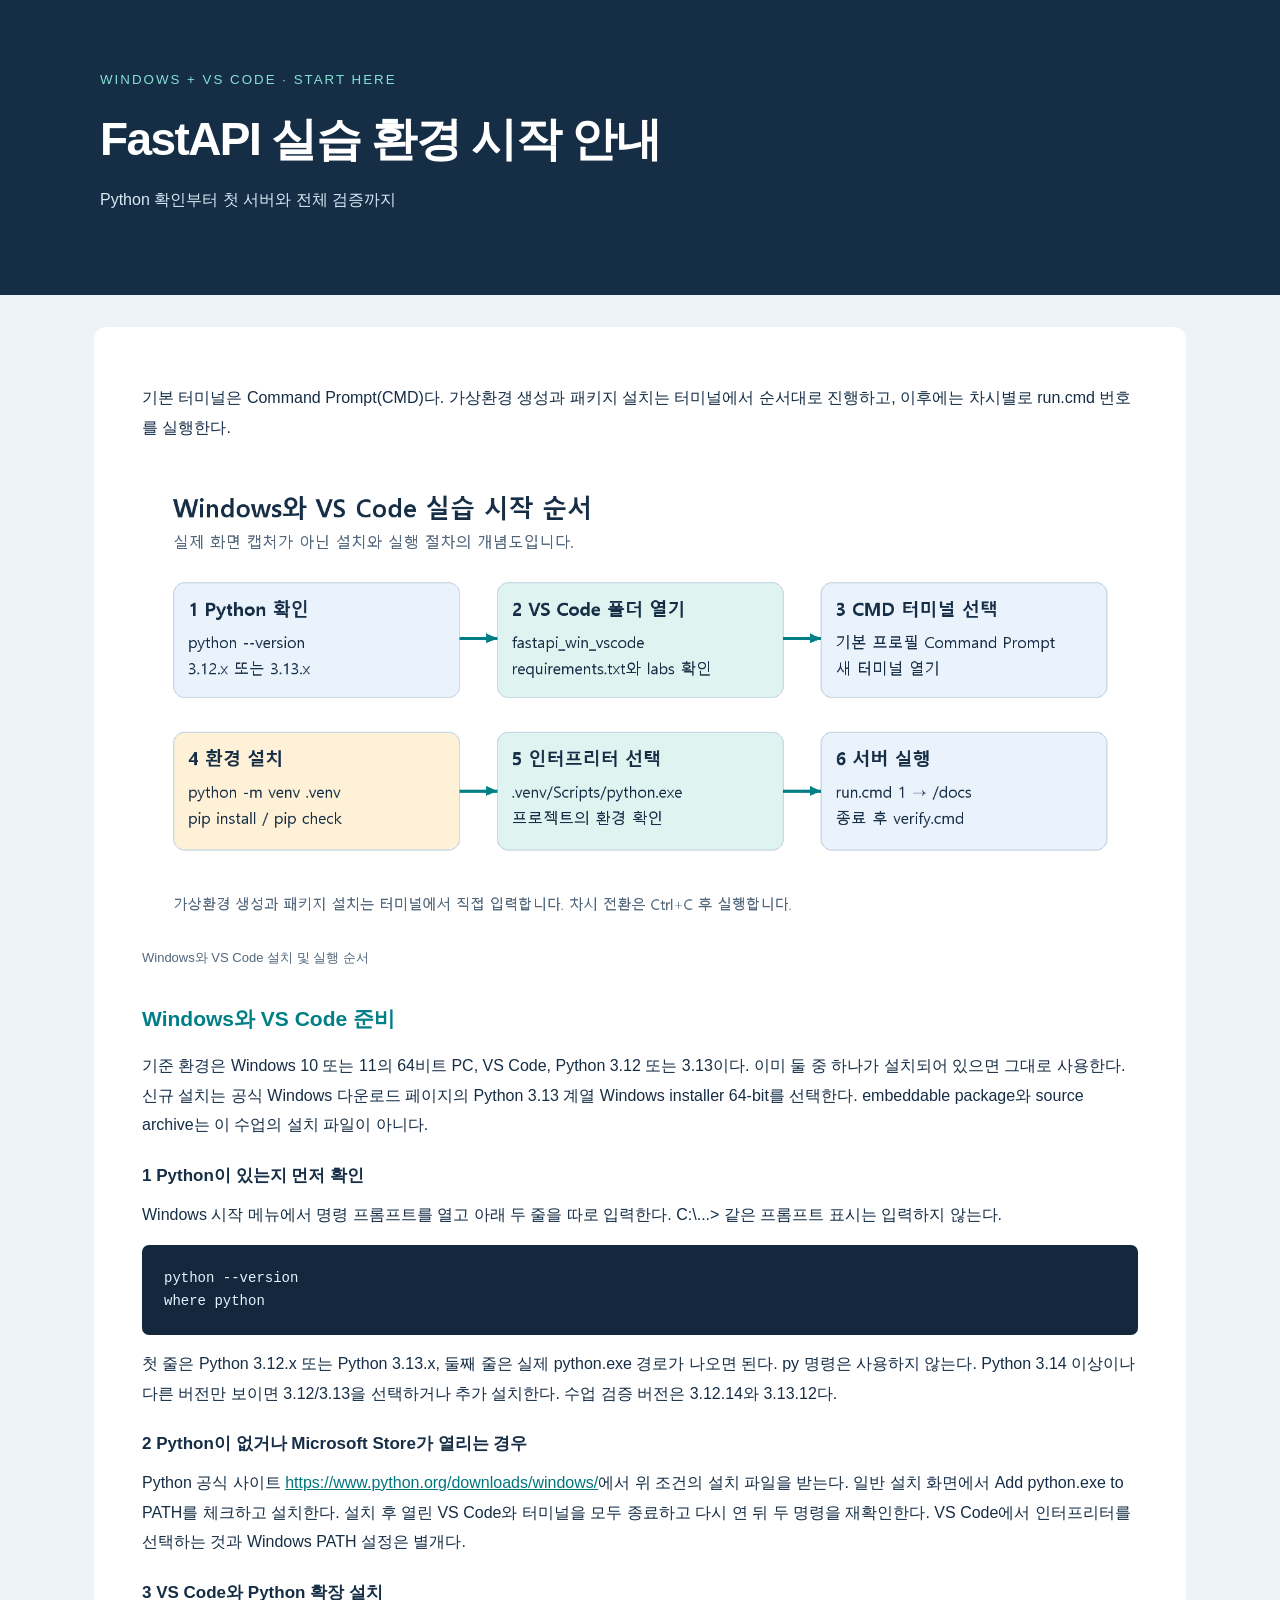
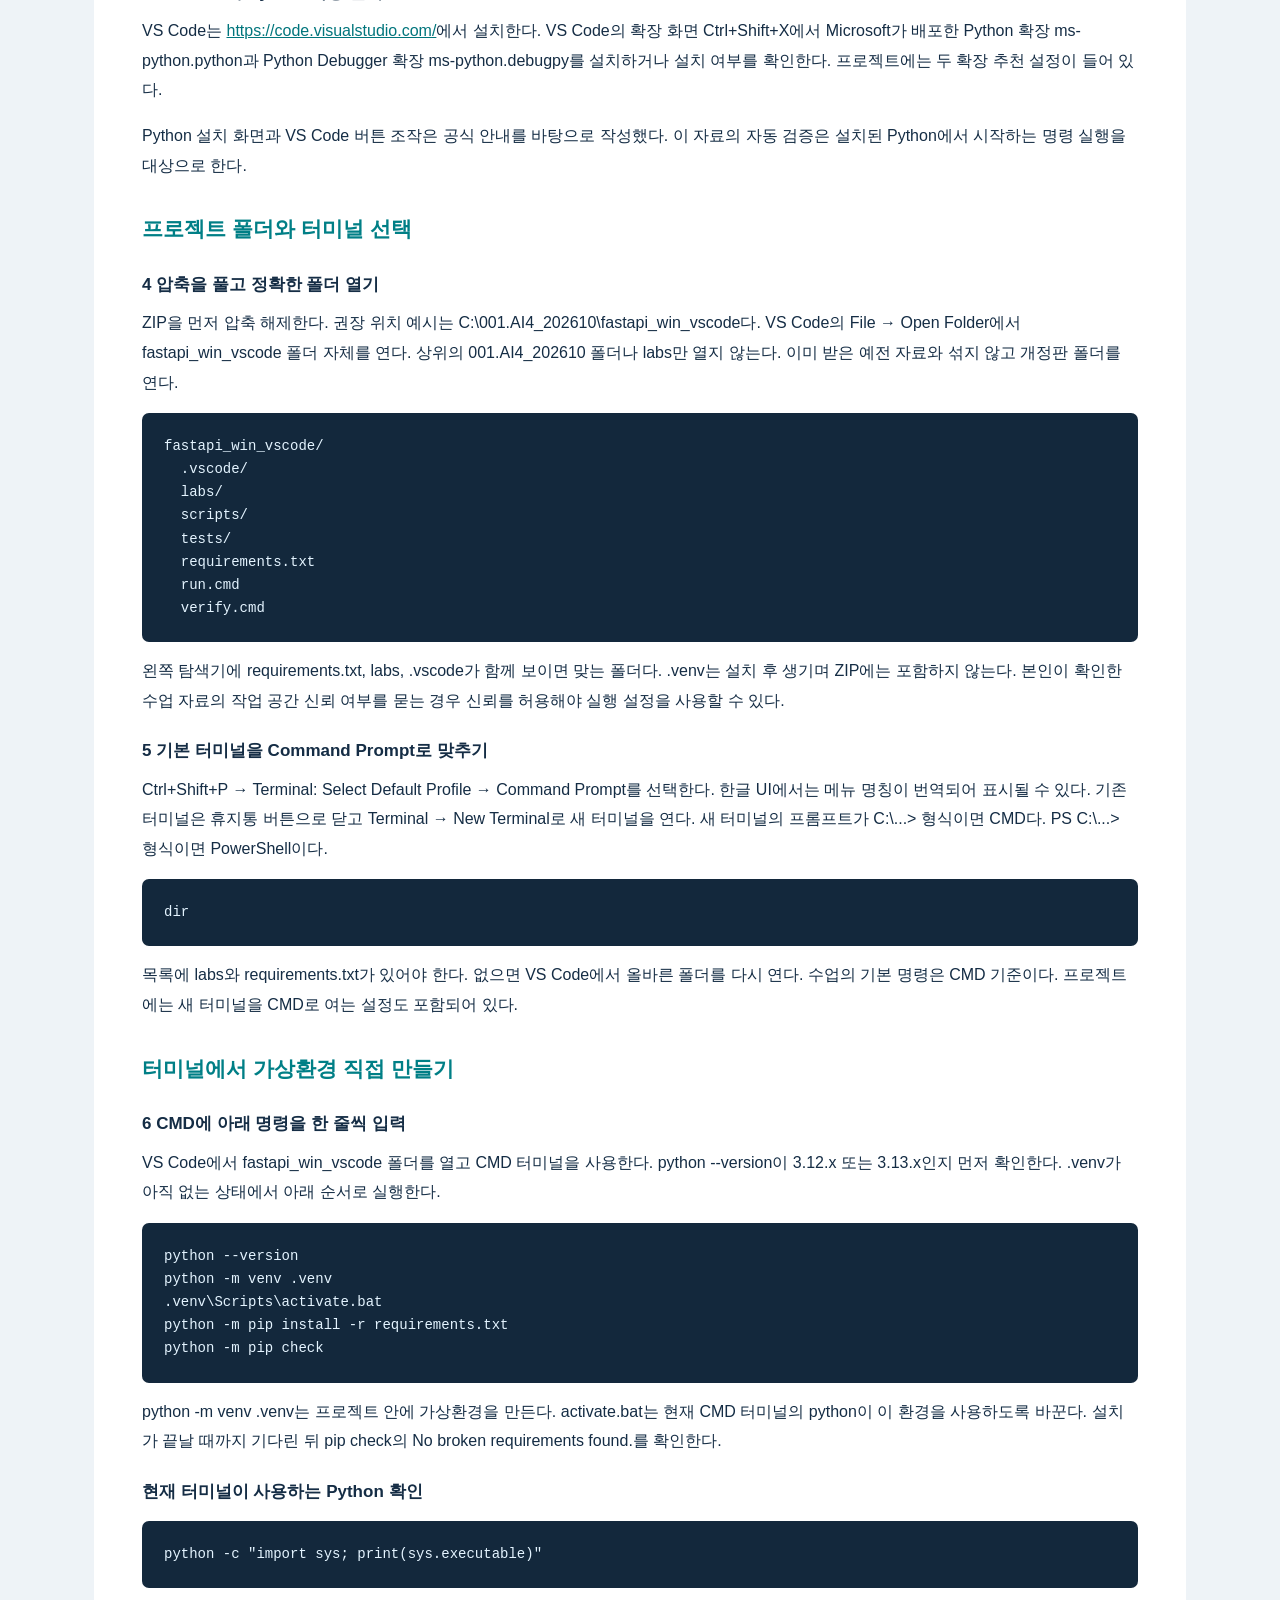
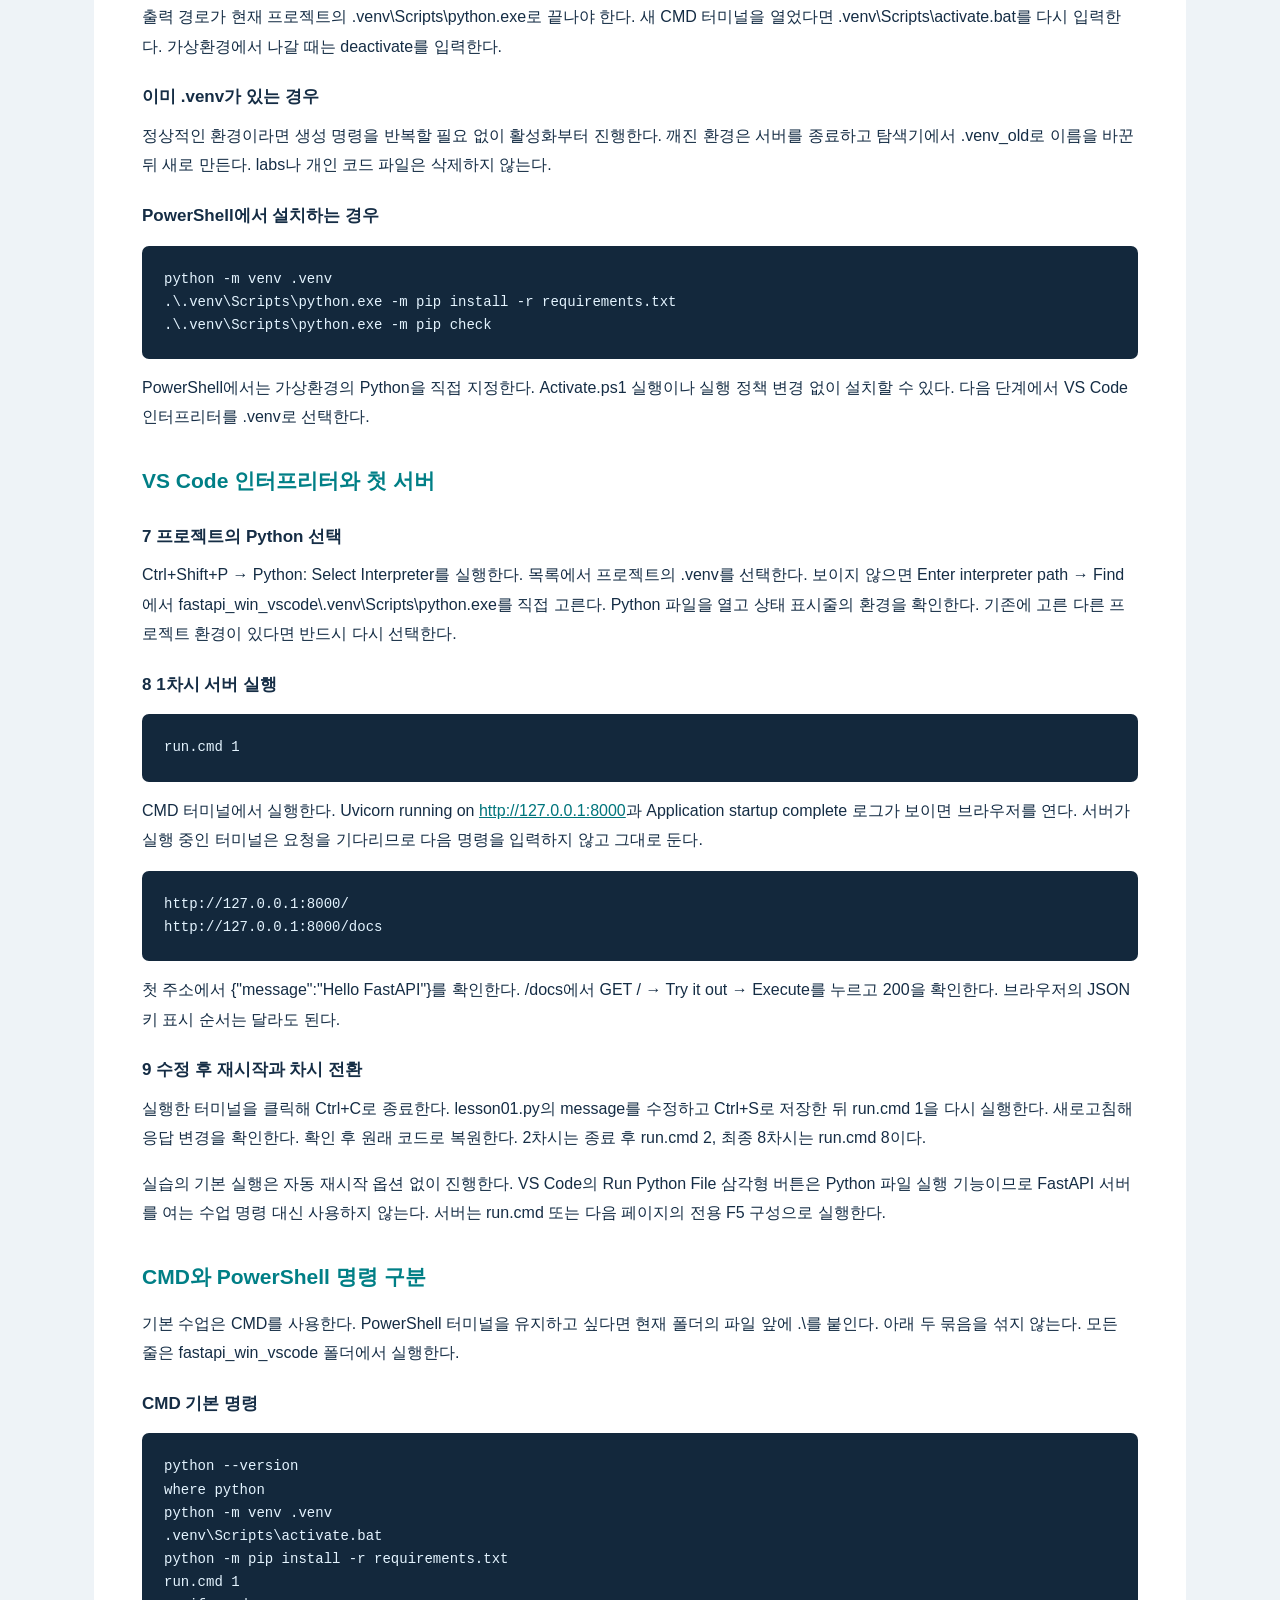
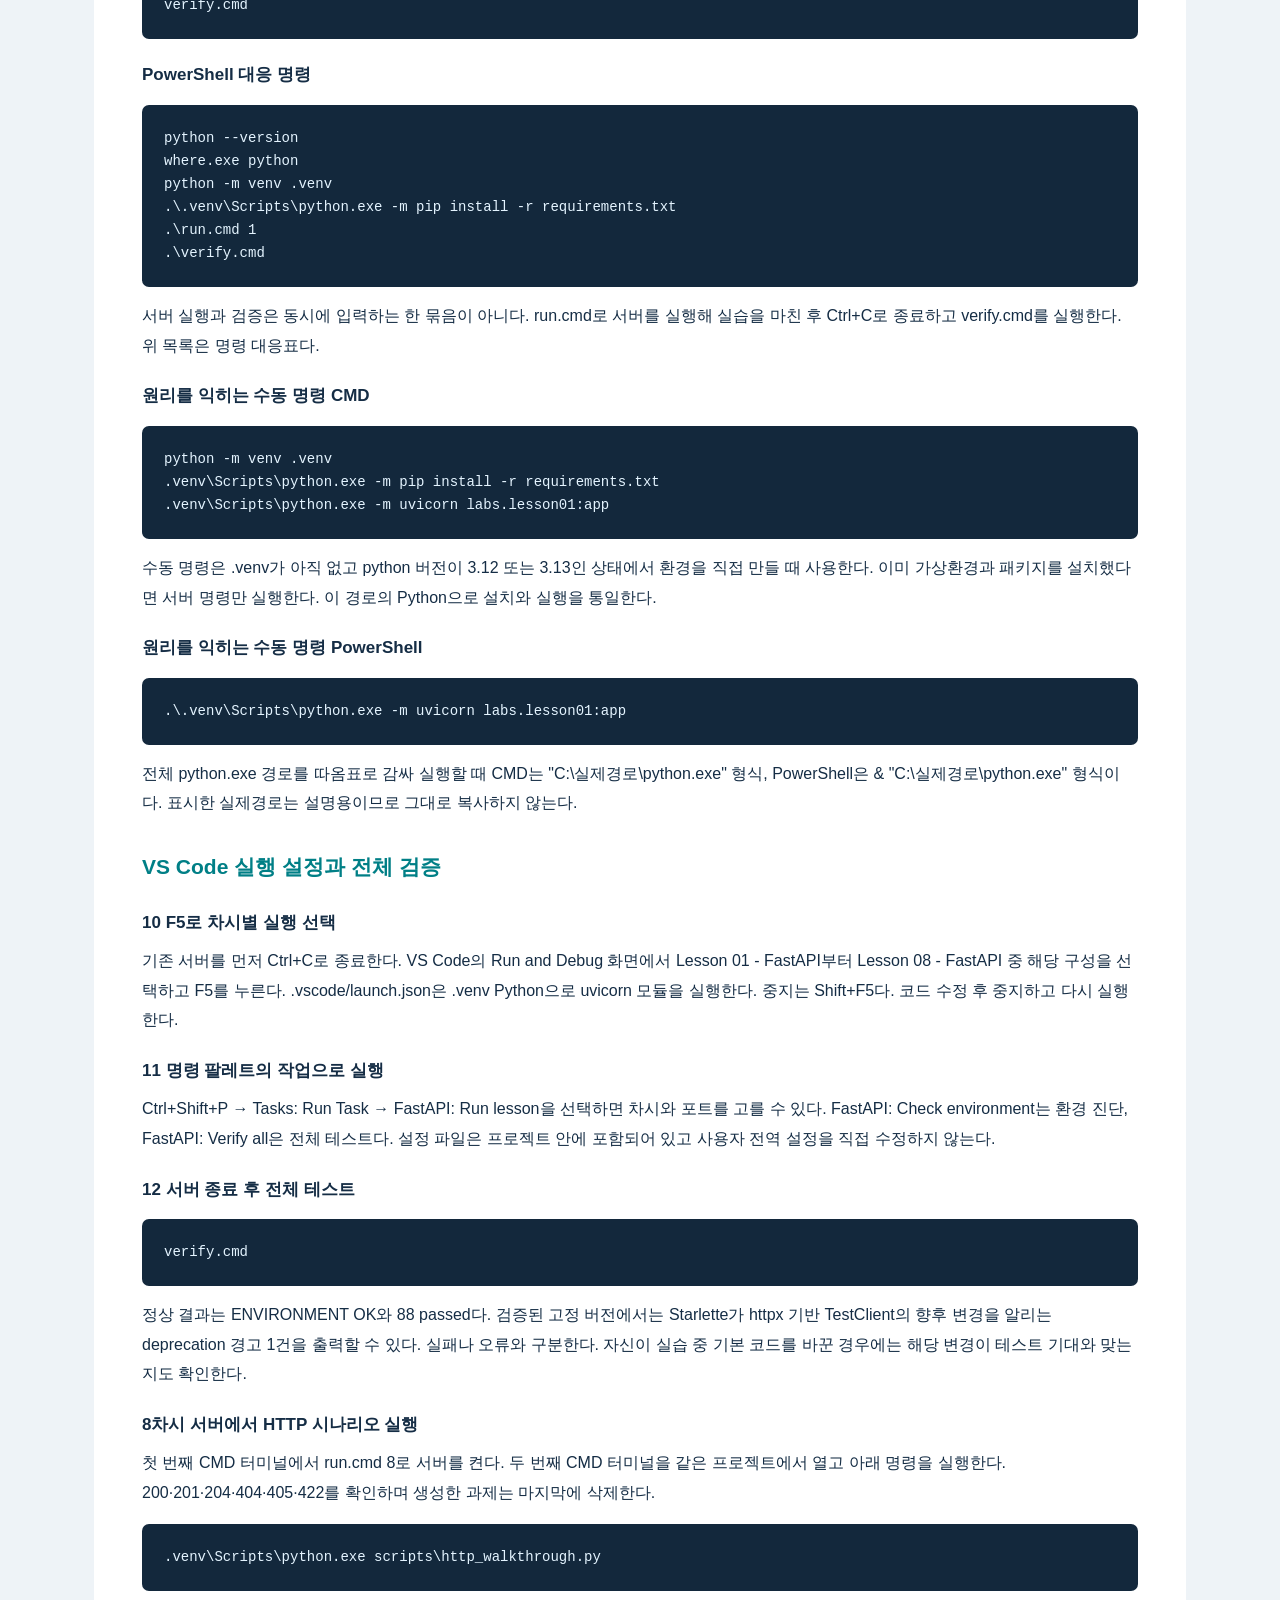
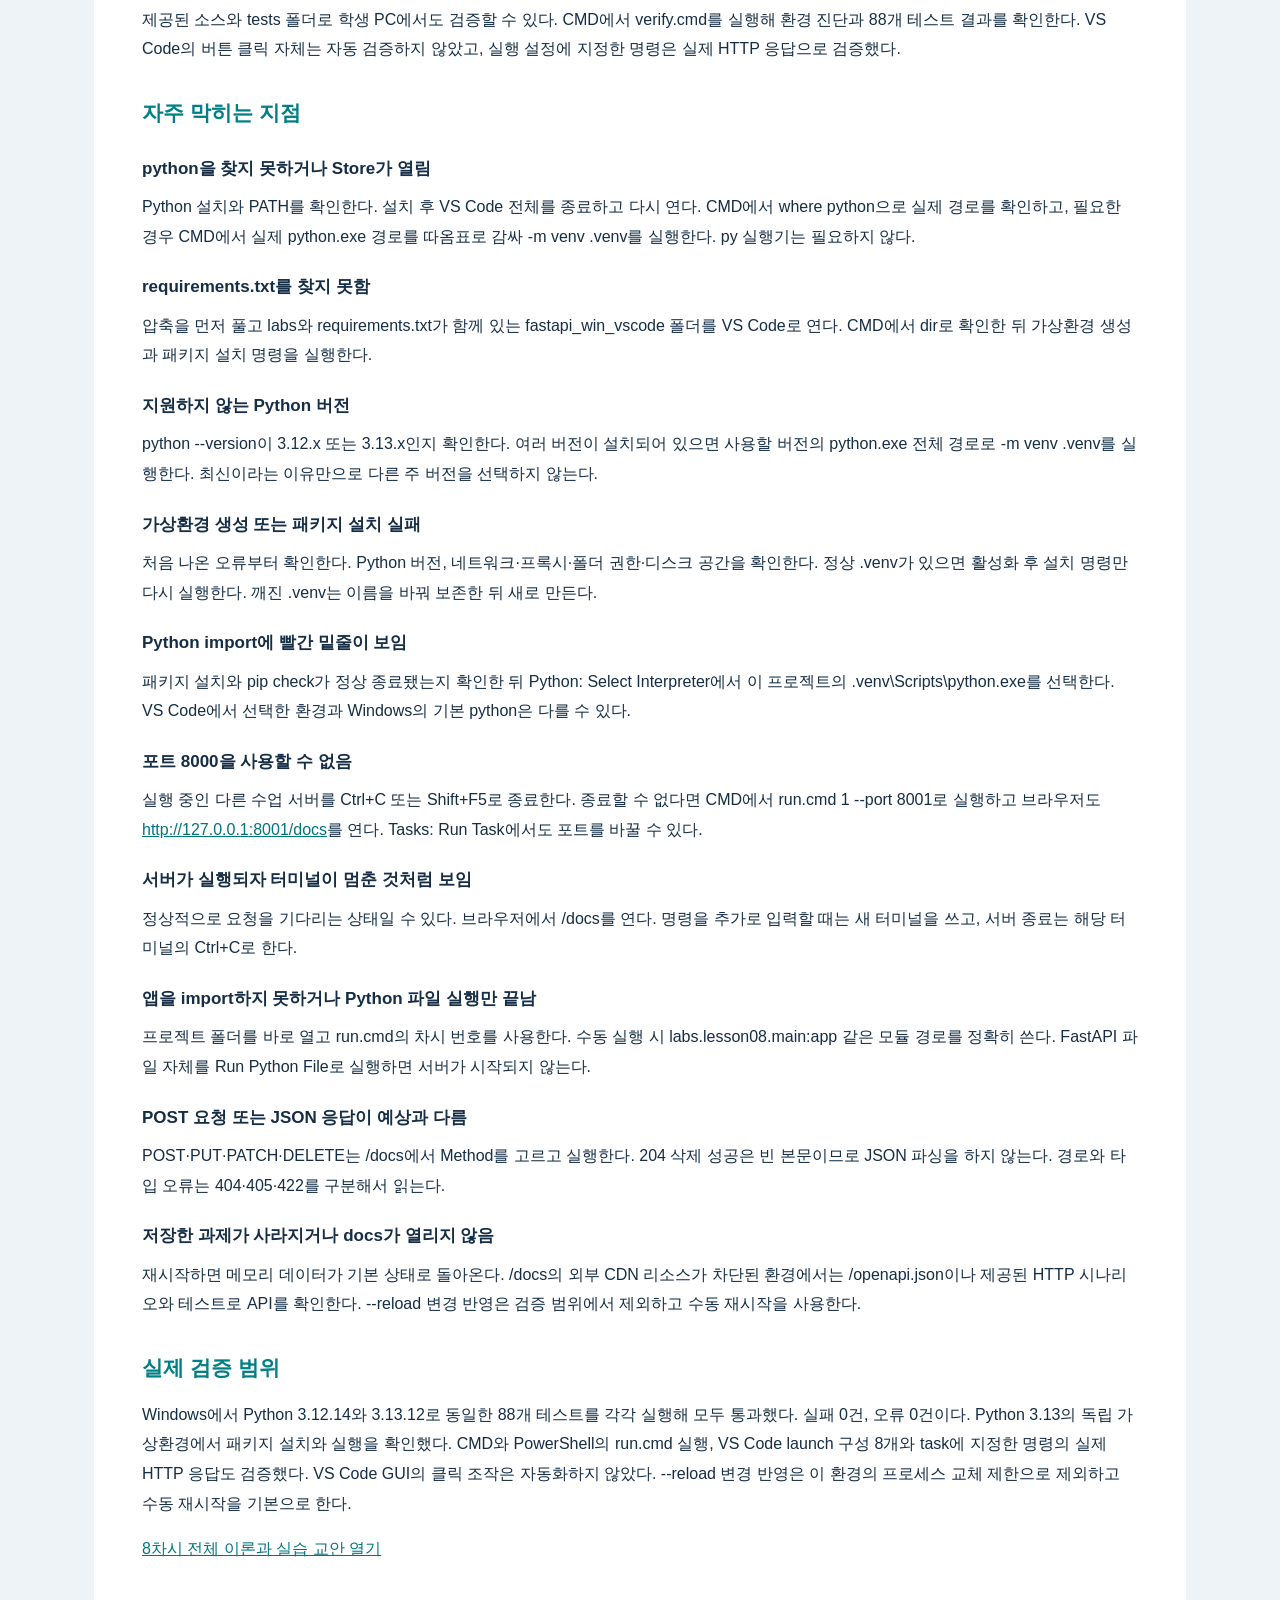
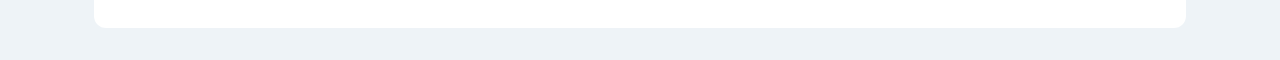
<file: fastapi_win_vscode/WINDOWS_VSCODE_START.html>
<!doctype html><html lang="ko"><meta charset="utf-8"><meta name="viewport" content="width=device-width,initial-scale=1"><title>Windows VS Code 시작 안내</title><style>
:root{--ink:#152d45;--muted:#52677c;--teal:#007f86;--line:#d6e1ea}
*{box-sizing:border-box}html{scroll-behavior:smooth}body{margin:0;background:#eef3f7;color:var(--ink);font-family:'Malgun Gothic','Apple SD Gothic Neo',sans-serif;font-size:16px;line-height:1.85}
header{background:#152d45;color:white;padding:64px max(5vw,28px)}header .inner{max-width:1080px;margin:auto}header p{color:#d8e9f4;max-width:850px}header h1{font-size:46px;line-height:1.3;letter-spacing:-1.6px;margin:16px 0}header small{letter-spacing:2px;color:#83e1d5}
nav{position:sticky;top:0;background:#fff;border-bottom:1px solid var(--line);padding:12px 20px;z-index:5;display:flex;gap:16px;justify-content:center;flex-wrap:wrap;font-size:14px}nav a{color:var(--teal);text-decoration:none}
main{max-width:1140px;margin:32px auto;padding:0 24px}section{background:white;padding:48px;margin-bottom:30px;scroll-margin-top:90px;border-radius:12px}h2{font-size:32px;line-height:1.45;margin:10px 0 20px;letter-spacing:-1px}h3{font-size:21px;margin:30px 0 12px;color:var(--teal)}h4{font-size:17px;margin:20px 0 6px}.eyebrow{color:var(--teal);font-size:14px;font-weight:bold;letter-spacing:1px}.sub{color:var(--muted);font-size:20px}p{margin:8px 0 16px}ul,ol{padding-left:24px}li{margin:7px 0}figure{margin:28px 0}img{width:100%;height:auto}figcaption{color:var(--muted);font-size:13px;margin-top:6px}
table{border-collapse:collapse;width:100%;font-size:14px;margin:18px 0 28px}th,td{border:1px solid var(--line);padding:12px 14px;vertical-align:top;text-align:left;overflow-wrap:anywhere}th{background:#eaf2f8}tr:nth-child(even){background:#f8fafc}pre{background:#13283c;color:#e4f4ff;border-radius:7px;padding:22px;overflow:auto;font:14px/1.65 Consolas,monospace;white-space:pre}code{font-family:Consolas,monospace}details{border-top:1px solid var(--line);padding:18px 0}summary{cursor:pointer;color:var(--teal);font-weight:bold}a{color:#00757c}footer{padding:20px;text-align:center;color:var(--muted);font-size:13px}.no-print{display:block}
@media(max-width:700px){header h1{font-size:32px}section{padding:26px 20px}main{padding:0 12px}h2{font-size:26px}pre{font-size:12px}nav{gap:10px}}
@media print{body{background:white;font-size:10pt}header{background:white;color:black;padding:0 0 20px}header p,header small{color:black}header h1{font-size:26pt}nav,.no-print{display:none}main{margin:0;padding:0;max-width:none}section{padding:0;border-radius:0;break-before:page;margin:0}h2{font-size:21pt}h3{font-size:14pt}img{max-height:95mm;object-fit:contain}pre{white-space:pre-wrap;overflow-wrap:anywhere;color:black;background:#f2f5f8;font-size:8pt;break-inside:auto}tr,figure{break-inside:avoid}details{display:block}details>*{display:block}a{color:black}}
</style><header><div class="inner"><small>WINDOWS + VS CODE · START HERE</small><h1>FastAPI 실습 환경 시작 안내</h1><p>Python 확인부터 첫 서버와 전체 검증까지</p></div></header><main><section><p>기본 터미널은 Command Prompt(CMD)다. 가상환경 생성과 패키지 설치는 터미널에서 순서대로 진행하고, 이후에는 차시별로 run.cmd 번호를 실행한다.</p><figure><img src="assets/vscode_setup.png" alt="Windows와 VS Code 설치 및 실행 순서"><figcaption>Windows와 VS Code 설치 및 실행 순서</figcaption></figure>
<h3>Windows와 VS Code 준비</h3>
<p>기준 환경은 Windows 10 또는 11의 64비트 PC, VS Code, Python 3.12 또는 3.13이다. 이미 둘 중 하나가 설치되어 있으면 그대로 사용한다. 신규 설치는 공식 Windows 다운로드 페이지의 Python 3.13 계열 Windows installer 64-bit를 선택한다. embeddable package와 source archive는 이 수업의 설치 파일이 아니다.</p>
<h4>1 Python이 있는지 먼저 확인</h4>
<p>Windows 시작 메뉴에서 명령 프롬프트를 열고 아래 두 줄을 따로 입력한다. C:\...&gt; 같은 프롬프트 표시는 입력하지 않는다.</p>
<pre><code>python --version
where python</code></pre>
<p>첫 줄은 Python 3.12.x 또는 Python 3.13.x, 둘째 줄은 실제 python.exe 경로가 나오면 된다. py 명령은 사용하지 않는다. Python 3.14 이상이나 다른 버전만 보이면 3.12/3.13을 선택하거나 추가 설치한다. 수업 검증 버전은 3.12.14와 3.13.12다.</p>
<h4>2 Python이 없거나 Microsoft Store가 열리는 경우</h4>
<p>Python 공식 사이트 <a href="https://www.python.org/downloads/windows/" target="_blank" rel="noopener">https://www.python.org/downloads/windows/</a>에서 위 조건의 설치 파일을 받는다. 일반 설치 화면에서 Add python.exe to PATH를 체크하고 설치한다. 설치 후 열린 VS Code와 터미널을 모두 종료하고 다시 연 뒤 두 명령을 재확인한다. VS Code에서 인터프리터를 선택하는 것과 Windows PATH 설정은 별개다.</p>
<h4>3 VS Code와 Python 확장 설치</h4>
<p>VS Code는 <a href="https://code.visualstudio.com/" target="_blank" rel="noopener">https://code.visualstudio.com/</a>에서 설치한다. VS Code의 확장 화면 Ctrl+Shift+X에서 Microsoft가 배포한 Python 확장 ms-python.python과 Python Debugger 확장 ms-python.debugpy를 설치하거나 설치 여부를 확인한다. 프로젝트에는 두 확장 추천 설정이 들어 있다.</p>
<p>Python 설치 화면과 VS Code 버튼 조작은 공식 안내를 바탕으로 작성했다. 이 자료의 자동 검증은 설치된 Python에서 시작하는 명령 실행을 대상으로 한다.</p>
<h3>프로젝트 폴더와 터미널 선택</h3>
<h4>4 압축을 풀고 정확한 폴더 열기</h4>
<p>ZIP을 먼저 압축 해제한다. 권장 위치 예시는 C:\001.AI4_202610\fastapi_win_vscode다. VS Code의 File → Open Folder에서 fastapi_win_vscode 폴더 자체를 연다. 상위의 001.AI4_202610 폴더나 labs만 열지 않는다. 이미 받은 예전 자료와 섞지 않고 개정판 폴더를 연다.</p>
<pre><code>fastapi_win_vscode/
  .vscode/
  labs/
  scripts/
  tests/
  requirements.txt
  run.cmd
  verify.cmd</code></pre>
<p>왼쪽 탐색기에 requirements.txt, labs, .vscode가 함께 보이면 맞는 폴더다. .venv는 설치 후 생기며 ZIP에는 포함하지 않는다. 본인이 확인한 수업 자료의 작업 공간 신뢰 여부를 묻는 경우 신뢰를 허용해야 실행 설정을 사용할 수 있다.</p>
<h4>5 기본 터미널을 Command Prompt로 맞추기</h4>
<p>Ctrl+Shift+P → Terminal: Select Default Profile → Command Prompt를 선택한다. 한글 UI에서는 메뉴 명칭이 번역되어 표시될 수 있다. 기존 터미널은 휴지통 버튼으로 닫고 Terminal → New Terminal로 새 터미널을 연다. 새 터미널의 프롬프트가 C:\...&gt; 형식이면 CMD다. PS C:\...&gt; 형식이면 PowerShell이다.</p>
<pre><code>dir</code></pre>
<p>목록에 labs와 requirements.txt가 있어야 한다. 없으면 VS Code에서 올바른 폴더를 다시 연다. 수업의 기본 명령은 CMD 기준이다. 프로젝트에는 새 터미널을 CMD로 여는 설정도 포함되어 있다.</p>
<h3>터미널에서 가상환경 직접 만들기</h3>
<h4>6 CMD에 아래 명령을 한 줄씩 입력</h4>
<p>VS Code에서 fastapi_win_vscode 폴더를 열고 CMD 터미널을 사용한다. python --version이 3.12.x 또는 3.13.x인지 먼저 확인한다. .venv가 아직 없는 상태에서 아래 순서로 실행한다.</p>
<pre><code>python --version
python -m venv .venv
.venv\Scripts\activate.bat
python -m pip install -r requirements.txt
python -m pip check</code></pre>
<p>python -m venv .venv는 프로젝트 안에 가상환경을 만든다. activate.bat는 현재 CMD 터미널의 python이 이 환경을 사용하도록 바꾼다. 설치가 끝날 때까지 기다린 뒤 pip check의 No broken requirements found.를 확인한다.</p>
<h4>현재 터미널이 사용하는 Python 확인</h4>
<pre><code>python -c &quot;import sys; print(sys.executable)&quot;</code></pre>
<p>출력 경로가 현재 프로젝트의 .venv\Scripts\python.exe로 끝나야 한다. 새 CMD 터미널을 열었다면 .venv\Scripts\activate.bat를 다시 입력한다. 가상환경에서 나갈 때는 deactivate를 입력한다.</p>
<h4>이미 .venv가 있는 경우</h4>
<p>정상적인 환경이라면 생성 명령을 반복할 필요 없이 활성화부터 진행한다. 깨진 환경은 서버를 종료하고 탐색기에서 .venv_old로 이름을 바꾼 뒤 새로 만든다. labs나 개인 코드 파일은 삭제하지 않는다.</p>
<h4>PowerShell에서 설치하는 경우</h4>
<pre><code>python -m venv .venv
.\.venv\Scripts\python.exe -m pip install -r requirements.txt
.\.venv\Scripts\python.exe -m pip check</code></pre>
<p>PowerShell에서는 가상환경의 Python을 직접 지정한다. Activate.ps1 실행이나 실행 정책 변경 없이 설치할 수 있다. 다음 단계에서 VS Code 인터프리터를 .venv로 선택한다.</p>
<h3>VS Code 인터프리터와 첫 서버</h3>
<h4>7 프로젝트의 Python 선택</h4>
<p>Ctrl+Shift+P → Python: Select Interpreter를 실행한다. 목록에서 프로젝트의 .venv를 선택한다. 보이지 않으면 Enter interpreter path → Find에서 fastapi_win_vscode\.venv\Scripts\python.exe를 직접 고른다. Python 파일을 열고 상태 표시줄의 환경을 확인한다. 기존에 고른 다른 프로젝트 환경이 있다면 반드시 다시 선택한다.</p>
<h4>8 1차시 서버 실행</h4>
<pre><code>run.cmd 1</code></pre>
<p>CMD 터미널에서 실행한다. Uvicorn running on <a href="http://127.0.0.1:8000" target="_blank" rel="noopener">http://127.0.0.1:8000</a>과 Application startup complete 로그가 보이면 브라우저를 연다. 서버가 실행 중인 터미널은 요청을 기다리므로 다음 명령을 입력하지 않고 그대로 둔다.</p>
<pre><code>http://127.0.0.1:8000/
http://127.0.0.1:8000/docs</code></pre>
<p>첫 주소에서 {&quot;message&quot;:&quot;Hello FastAPI&quot;}를 확인한다. /docs에서 GET / → Try it out → Execute를 누르고 200을 확인한다. 브라우저의 JSON 키 표시 순서는 달라도 된다.</p>
<h4>9 수정 후 재시작과 차시 전환</h4>
<p>실행한 터미널을 클릭해 Ctrl+C로 종료한다. lesson01.py의 message를 수정하고 Ctrl+S로 저장한 뒤 run.cmd 1을 다시 실행한다. 새로고침해 응답 변경을 확인한다. 확인 후 원래 코드로 복원한다. 2차시는 종료 후 run.cmd 2, 최종 8차시는 run.cmd 8이다.</p>
<p>실습의 기본 실행은 자동 재시작 옵션 없이 진행한다. VS Code의 Run Python File 삼각형 버튼은 Python 파일 실행 기능이므로 FastAPI 서버를 여는 수업 명령 대신 사용하지 않는다. 서버는 run.cmd 또는 다음 페이지의 전용 F5 구성으로 실행한다.</p>
<h3>CMD와 PowerShell 명령 구분</h3>
<p>기본 수업은 CMD를 사용한다. PowerShell 터미널을 유지하고 싶다면 현재 폴더의 파일 앞에 .\를 붙인다. 아래 두 묶음을 섞지 않는다. 모든 줄은 fastapi_win_vscode 폴더에서 실행한다.</p>
<h4>CMD 기본 명령</h4>
<pre><code>python --version
where python
python -m venv .venv
.venv\Scripts\activate.bat
python -m pip install -r requirements.txt
run.cmd 1
verify.cmd</code></pre>
<h4>PowerShell 대응 명령</h4>
<pre><code>python --version
where.exe python
python -m venv .venv
.\.venv\Scripts\python.exe -m pip install -r requirements.txt
.\run.cmd 1
.\verify.cmd</code></pre>
<p>서버 실행과 검증은 동시에 입력하는 한 묶음이 아니다. run.cmd로 서버를 실행해 실습을 마친 후 Ctrl+C로 종료하고 verify.cmd를 실행한다. 위 목록은 명령 대응표다.</p>
<h4>원리를 익히는 수동 명령 CMD</h4>
<pre><code>python -m venv .venv
.venv\Scripts\python.exe -m pip install -r requirements.txt
.venv\Scripts\python.exe -m uvicorn labs.lesson01:app</code></pre>
<p>수동 명령은 .venv가 아직 없고 python 버전이 3.12 또는 3.13인 상태에서 환경을 직접 만들 때 사용한다. 이미 가상환경과 패키지를 설치했다면 서버 명령만 실행한다. 이 경로의 Python으로 설치와 실행을 통일한다.</p>
<h4>원리를 익히는 수동 명령 PowerShell</h4>
<pre><code>.\.venv\Scripts\python.exe -m uvicorn labs.lesson01:app</code></pre>
<p>전체 python.exe 경로를 따옴표로 감싸 실행할 때 CMD는 &quot;C:\실제경로\python.exe&quot; 형식, PowerShell은 &amp; &quot;C:\실제경로\python.exe&quot; 형식이다. 표시한 실제경로는 설명용이므로 그대로 복사하지 않는다.</p>
<h3>VS Code 실행 설정과 전체 검증</h3>
<h4>10 F5로 차시별 실행 선택</h4>
<p>기존 서버를 먼저 Ctrl+C로 종료한다. VS Code의 Run and Debug 화면에서 Lesson 01 - FastAPI부터 Lesson 08 - FastAPI 중 해당 구성을 선택하고 F5를 누른다. .vscode/launch.json은 .venv Python으로 uvicorn 모듈을 실행한다. 중지는 Shift+F5다. 코드 수정 후 중지하고 다시 실행한다.</p>
<h4>11 명령 팔레트의 작업으로 실행</h4>
<p>Ctrl+Shift+P → Tasks: Run Task → FastAPI: Run lesson을 선택하면 차시와 포트를 고를 수 있다. FastAPI: Check environment는 환경 진단, FastAPI: Verify all은 전체 테스트다. 설정 파일은 프로젝트 안에 포함되어 있고 사용자 전역 설정을 직접 수정하지 않는다.</p>
<h4>12 서버 종료 후 전체 테스트</h4>
<pre><code>verify.cmd</code></pre>
<p>정상 결과는 ENVIRONMENT OK와 88 passed다. 검증된 고정 버전에서는 Starlette가 httpx 기반 TestClient의 향후 변경을 알리는 deprecation 경고 1건을 출력할 수 있다. 실패나 오류와 구분한다. 자신이 실습 중 기본 코드를 바꾼 경우에는 해당 변경이 테스트 기대와 맞는지도 확인한다.</p>
<h4>8차시 서버에서 HTTP 시나리오 실행</h4>
<p>첫 번째 CMD 터미널에서 run.cmd 8로 서버를 켠다. 두 번째 CMD 터미널을 같은 프로젝트에서 열고 아래 명령을 실행한다. 200·201·204·404·405·422를 확인하며 생성한 과제는 마지막에 삭제한다.</p>
<pre><code>.venv\Scripts\python.exe scripts\http_walkthrough.py</code></pre>
<p>제공된 소스와 tests 폴더로 학생 PC에서도 검증할 수 있다. CMD에서 verify.cmd를 실행해 환경 진단과 88개 테스트 결과를 확인한다. VS Code의 버튼 클릭 자체는 자동 검증하지 않았고, 실행 설정에 지정한 명령은 실제 HTTP 응답으로 검증했다.</p><h3>자주 막히는 지점</h3><h4>python을 찾지 못하거나 Store가 열림</h4><p>Python 설치와 PATH를 확인한다. 설치 후 VS Code 전체를 종료하고 다시 연다. CMD에서 where python으로 실제 경로를 확인하고, 필요한 경우 CMD에서 실제 python.exe 경로를 따옴표로 감싸 -m venv .venv를 실행한다. py 실행기는 필요하지 않다.</p><h4>requirements.txt를 찾지 못함</h4><p>압축을 먼저 풀고 labs와 requirements.txt가 함께 있는 fastapi_win_vscode 폴더를 VS Code로 연다. CMD에서 dir로 확인한 뒤 가상환경 생성과 패키지 설치 명령을 실행한다.</p><h4>지원하지 않는 Python 버전</h4><p>python --version이 3.12.x 또는 3.13.x인지 확인한다. 여러 버전이 설치되어 있으면 사용할 버전의 python.exe 전체 경로로 -m venv .venv를 실행한다. 최신이라는 이유만으로 다른 주 버전을 선택하지 않는다.</p><h4>가상환경 생성 또는 패키지 설치 실패</h4><p>처음 나온 오류부터 확인한다. Python 버전, 네트워크·프록시·폴더 권한·디스크 공간을 확인한다. 정상 .venv가 있으면 활성화 후 설치 명령만 다시 실행한다. 깨진 .venv는 이름을 바꿔 보존한 뒤 새로 만든다.</p><h4>Python import에 빨간 밑줄이 보임</h4><p>패키지 설치와 pip check가 정상 종료됐는지 확인한 뒤 Python: Select Interpreter에서 이 프로젝트의 .venv\Scripts\python.exe를 선택한다. VS Code에서 선택한 환경과 Windows의 기본 python은 다를 수 있다.</p><h4>포트 8000을 사용할 수 없음</h4><p>실행 중인 다른 수업 서버를 Ctrl+C 또는 Shift+F5로 종료한다. 종료할 수 없다면 CMD에서 run.cmd 1 --port 8001로 실행하고 브라우저도 <a href="http://127.0.0.1:8001/docs" target="_blank" rel="noopener">http://127.0.0.1:8001/docs</a>를 연다. Tasks: Run Task에서도 포트를 바꿀 수 있다.</p><h4>서버가 실행되자 터미널이 멈춘 것처럼 보임</h4><p>정상적으로 요청을 기다리는 상태일 수 있다. 브라우저에서 /docs를 연다. 명령을 추가로 입력할 때는 새 터미널을 쓰고, 서버 종료는 해당 터미널의 Ctrl+C로 한다.</p><h4>앱을 import하지 못하거나 Python 파일 실행만 끝남</h4><p>프로젝트 폴더를 바로 열고 run.cmd의 차시 번호를 사용한다. 수동 실행 시 labs.lesson08.main:app 같은 모듈 경로를 정확히 쓴다. FastAPI 파일 자체를 Run Python File로 실행하면 서버가 시작되지 않는다.</p><h4>POST 요청 또는 JSON 응답이 예상과 다름</h4><p>POST·PUT·PATCH·DELETE는 /docs에서 Method를 고르고 실행한다. 204 삭제 성공은 빈 본문이므로 JSON 파싱을 하지 않는다. 경로와 타입 오류는 404·405·422를 구분해서 읽는다.</p><h4>저장한 과제가 사라지거나 docs가 열리지 않음</h4><p>재시작하면 메모리 데이터가 기본 상태로 돌아온다. /docs의 외부 CDN 리소스가 차단된 환경에서는 /openapi.json이나 제공된 HTTP 시나리오와 테스트로 API를 확인한다. --reload 변경 반영은 검증 범위에서 제외하고 수동 재시작을 사용한다.</p><h3>실제 검증 범위</h3><p>Windows에서 Python 3.12.14와 3.13.12로 동일한 88개 테스트를 각각 실행해 모두 통과했다. 실패 0건, 오류 0건이다. Python 3.13의 독립 가상환경에서 패키지 설치와 실행을 확인했다. CMD와 PowerShell의 run.cmd 실행, VS Code launch 구성 8개와 task에 지정한 명령의 실제 HTTP 응답도 검증했다. VS Code GUI의 클릭 조작은 자동화하지 않았다. --reload 변경 반영은 이 환경의 프로세스 교체 제한으로 제외하고 수동 재시작을 기본으로 한다.</p><p><a href="FastAPI_이론실습교안.html">8차시 전체 이론과 실습 교안 열기</a></p></section></main></html>
</file>
